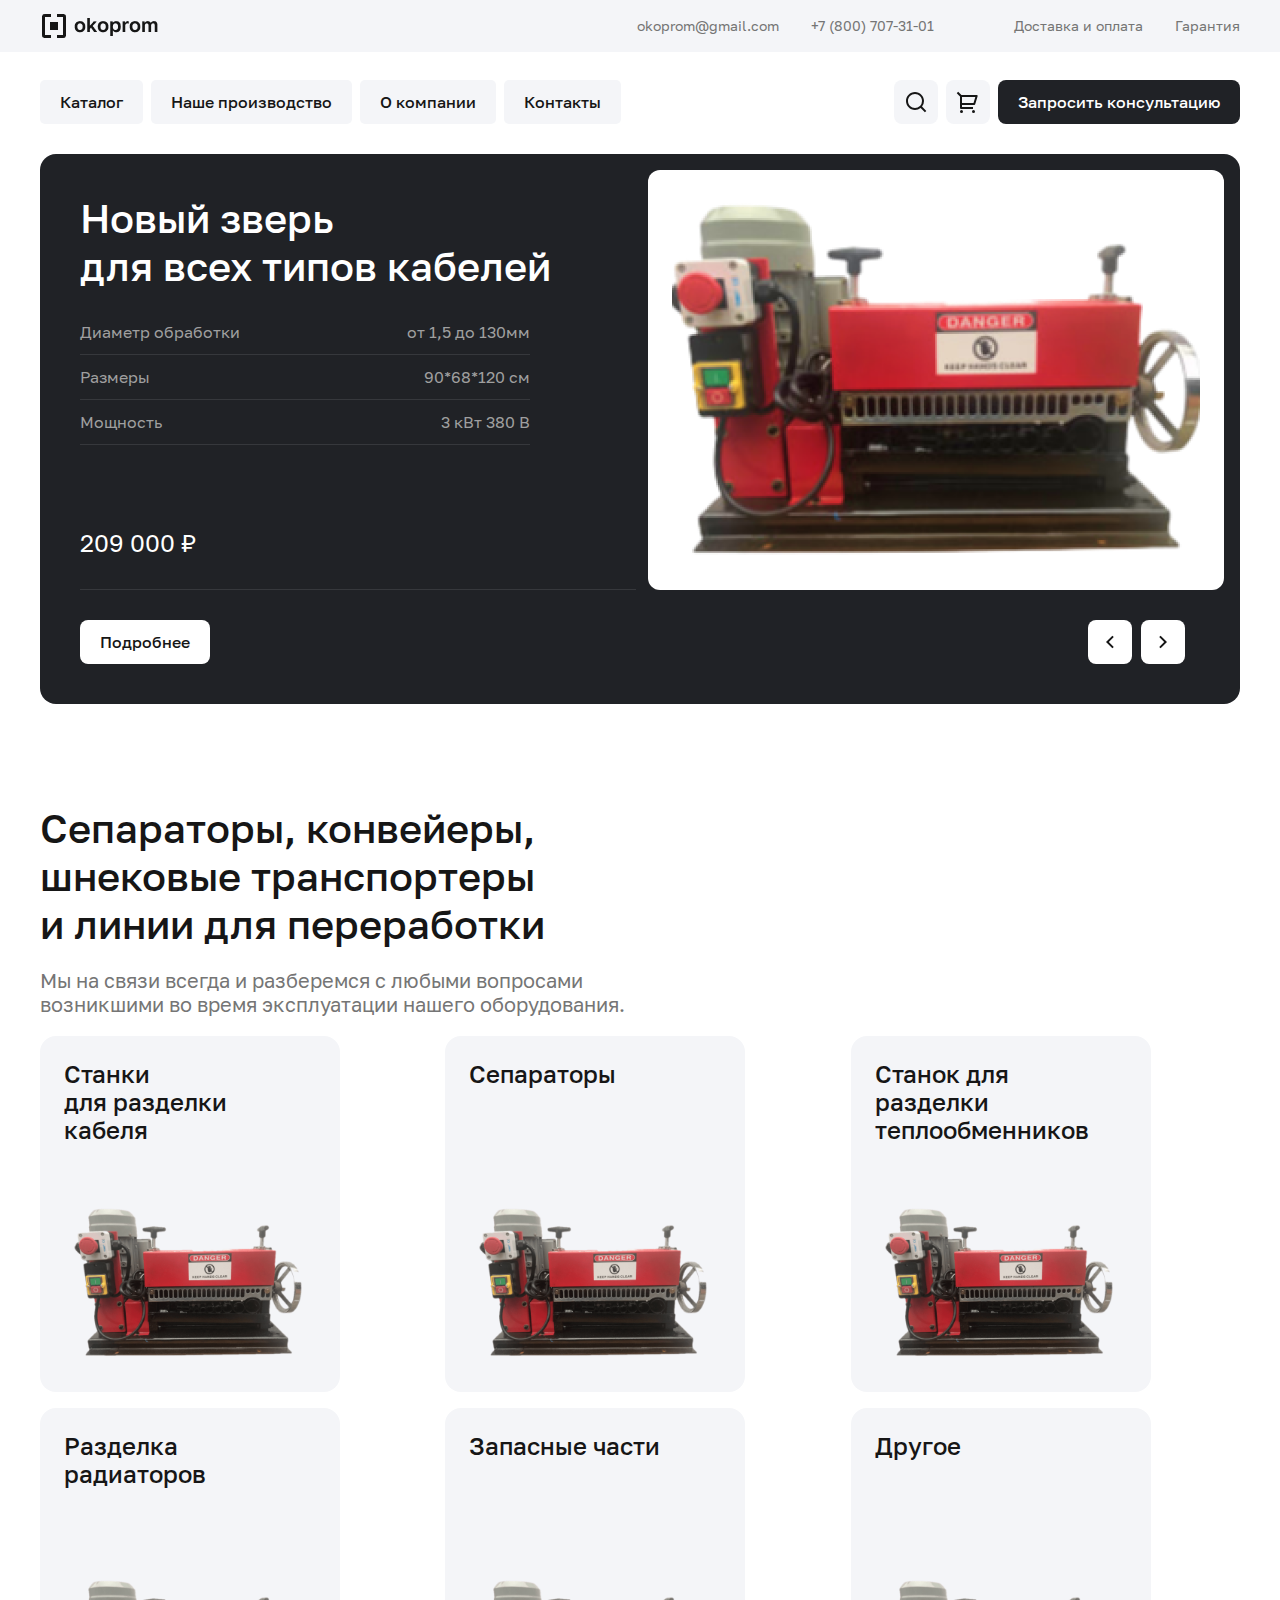
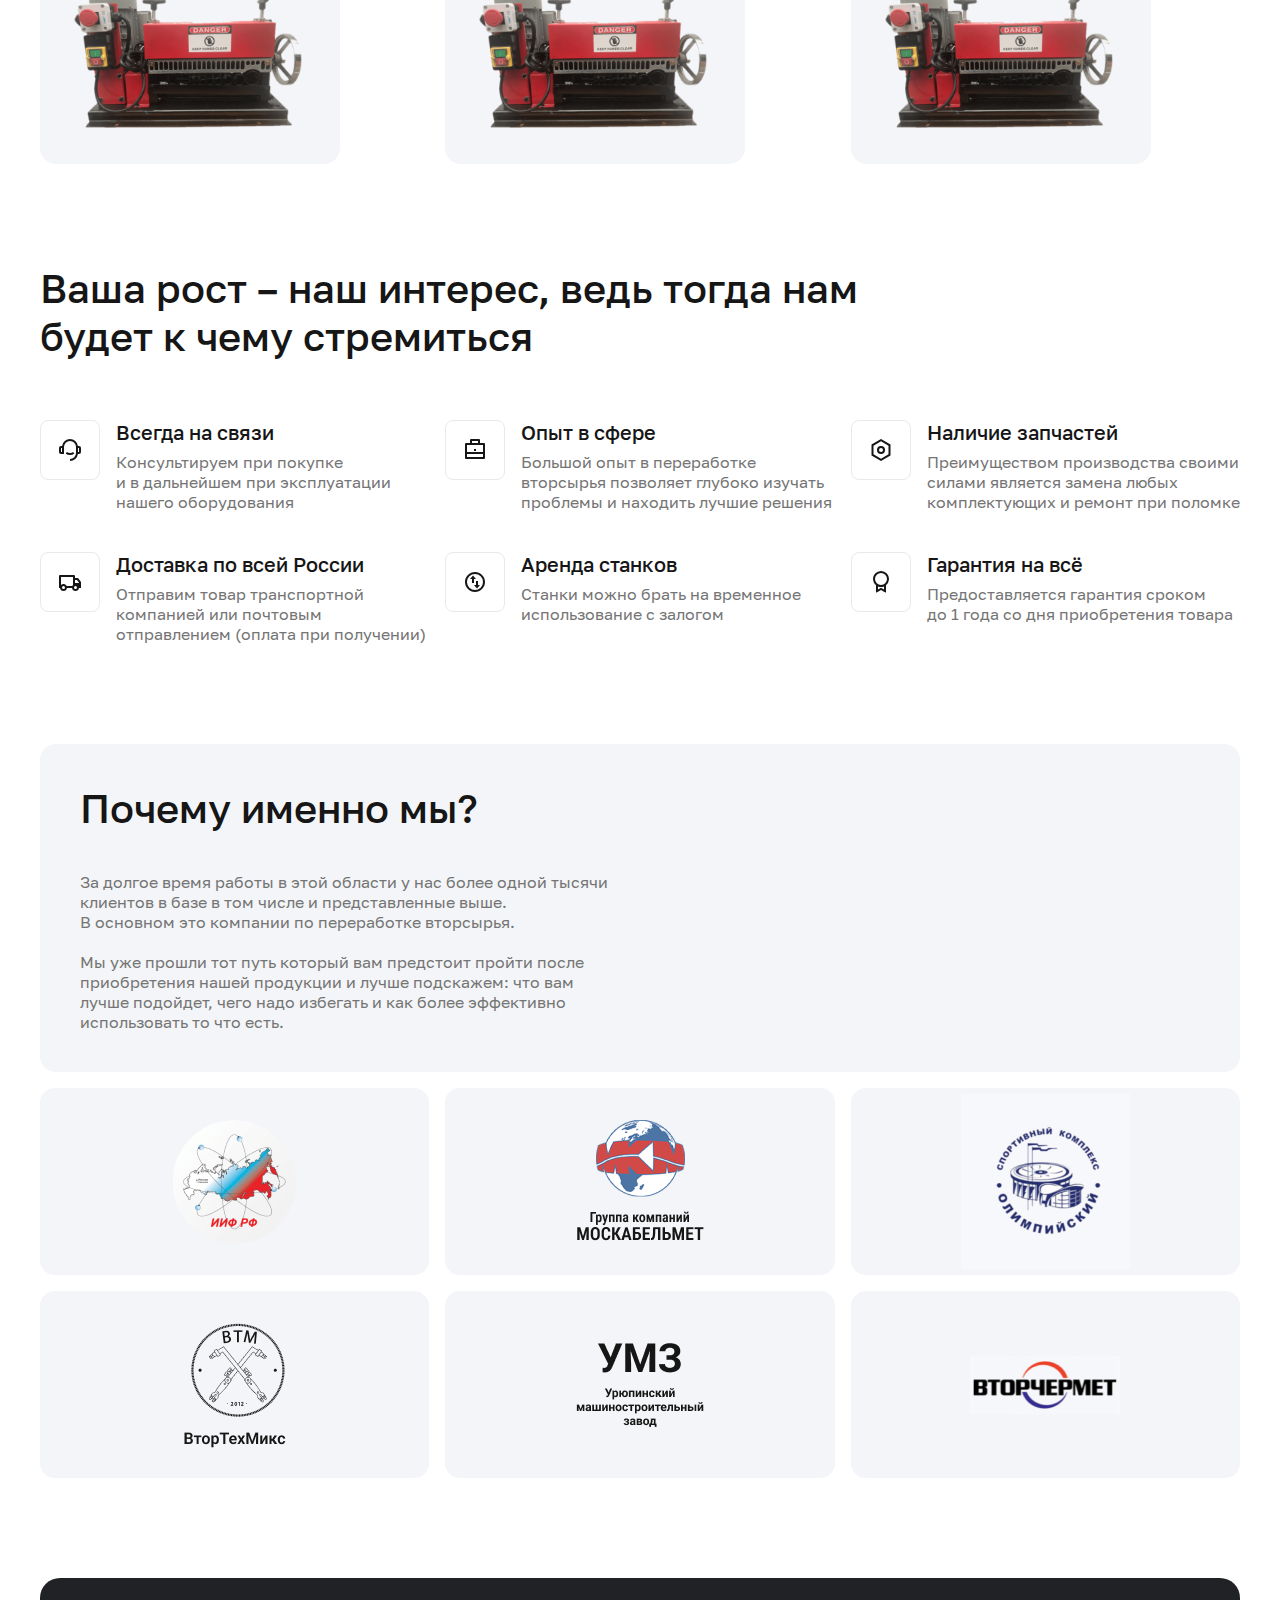
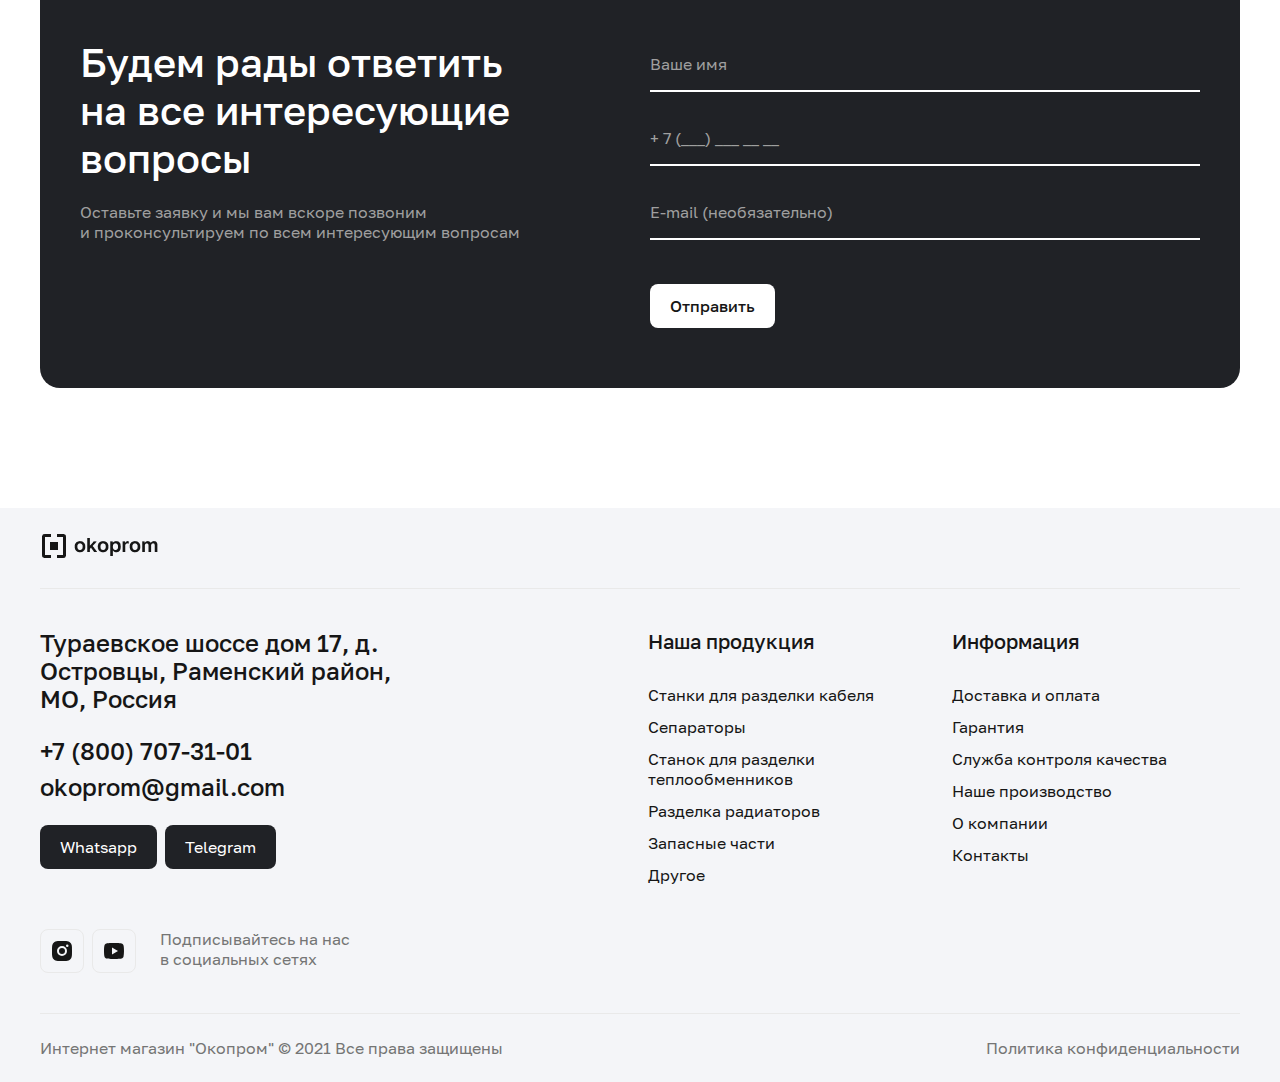
<file: index.html>
<!DOCTYPE html>
<html lang="ru">

<head>
  <meta charset="UTF-8">
  <meta name="viewport" content="width=device-width, initial-scale=1.0">
  <title>Главная</title>
  <link rel="stylesheet" href="css/style.min.css">
</head>

<body>

  <header class="header">
    <div class="header__top">
      <div class="container">
        <div class="header__top-inner">
          <a class="logo" href="index.html">
            <img src="images/logo.png" alt="Логотип">
          </a>
          <div class="header__top-info">
            <div class="header__info-box">
              <a class="header__info-email" href="mailto:okoprom@gmail.com">okoprom@gmail.com</a>
              <a class="header__info-phone" href="tel:+78007073101">+7 (800) 707-31-01</a>
            </div>
            <div class="header__info-box">
              <a class="header__info-delivery" href="delivery.html">Доставка и оплата</a>
              <a class="header__info-warranty" href="warranty.html">Гарантия</a>
            </div>
          </div>
        </div>
      </div>
    </div>
    <div class="header__bottom">
      <div class="container">
        <div class="header__bottom-inner">
          <nav class="header__bottom-nav" data-nav>
            <ul class="header__nav-list">
              <li class="header__nav-item">
                <a class="header__nav-link" href="catalog.html">Каталог</a>
              </li>
              <li class="header__nav-item">
                <a class="header__nav-link" href="catalog.html">Наше производство</a>
              </li>
              <li class="header__nav-item">
                <a class="header__nav-link" href="about.html">О компании</a>
              </li>
              <li class="header__nav-item">
                <a class="header__nav-link" href="contacts.html">Контакты</a>
              </li>
              <li class="header__nav-item">
                <a class="header__nav-link" href="delivery.html">Доставка и оплата</a>
              </li>
              <li class="header__nav-item">
                <a class="header__nav-link" href="warranty.html">Гарантия</a>
              </li>
            </ul>
            <button class="header__nav-btn">Запросить консультацию</button>
          </nav>
          <div class="header__bottom-profile">
            <div class="header__bottom-box">
              <a class="header__box-link" href="index.html#">
                <img src="images/icons/search-icon.svg" alt="Поиск">
              </a>
              <a class="header__box-link" href="index.html#">
                <img src="images/icons/cart-icon.svg" alt="Корзина">
              </a>
            </div>
            <button class="header__box-btn">Запросить консультацию</button>
          </div>
          <div class="burger" data-burger>
            <button class="burger__btn">
              <span class="burger__line"></span>
            </button>
          </div>
        </div>
      </div>
    </div>
  </header>
  <main class="main">
    <div class="banner">
      <div class="container">
        <div class="swiper banner-slider">
          <div class="swiper-wrapper">
            <div class="swiper-slide">
              <div class="banner-slider__inner">
                <div class="banner-slider__content">
                  <div class="banner-slider__content-name">
                    Новый зверь <br>
                    для всех типов кабелей
                  </div>
                  <div class="banner-slider__content-info">
                    <ul class="banner-slider__info-list">
                      <li class="banner-slider__info-item">
                        <span class="banner-slider__info-name">Диаметр обработки</span>
                        <span class="banner-slider__info-parameters">от 1,5 до 130мм</span>
                      </li>
                      <li class="banner-slider__info-item">
                        <span class="banner-slider__info-name">Размеры</span>
                        <span class="banner-slider__info-parameters">90*68*120 см</span>
                      </li>
                      <li class="banner-slider__info-item">
                        <span class="banner-slider__info-name">Мощность</span>
                        <span class="banner-slider__info-parameters">3 кВт 380 В</span>
                      </li>
                    </ul>
                  </div>
                  <div class="banner-slider__content-price">
                    209 000 ₽
                  </div>
                  <div class="banner-slider__more">
                    <a class="banner-slider__more-link" href="product.html">Подробнее</a>
                  </div>
                </div>
                <div class="banner-slider__imgbox">
                  <img src="images/content/banner/1.png" alt="Станок для разделки кабеля">
                </div>
              </div>
            </div>
            <div class="swiper-slide">
              <div class="banner-slider__inner">
                <div class="banner-slider__content">
                  <div class="banner-slider__content-name">
                    Новый зверь <br>
                    для всех типов кабелей
                  </div>
                  <div class="banner-slider__content-info">
                    <ul class="banner-slider__info-list">
                      <li class="banner-slider__info-item">
                        <span class="banner-slider__info-name">Диаметр обработки</span>
                        <span class="banner-slider__info-parameters">от 1,5 до 130мм</span>
                      </li>
                      <li class="banner-slider__info-item">
                        <span class="banner-slider__info-name">Размеры</span>
                        <span class="banner-slider__info-parameters">90*68*120 см</span>
                      </li>
                      <li class="banner-slider__info-item">
                        <span class="banner-slider__info-name">Мощность</span>
                        <span class="banner-slider__info-parameters">3 кВт 380 В</span>
                      </li>
                    </ul>
                  </div>
                  <div class="banner-slider__content-price">
                    209 000 ₽
                  </div>
                  <div class="banner-slider__more">
                    <a class="banner-slider__more-link" href="product.html">Подробнее</a>
                  </div>
                </div>
                <div class="banner-slider__imgbox">
                  <img src="images/content/banner/2.png" alt="Сепаратор">
                </div>
              </div>
            </div>
            <div class="swiper-slide">
              <div class="banner-slider__inner">
                <div class="banner-slider__content">
                  <div class="banner-slider__content-name">
                    Новый зверь <br>
                    для всех типов кабелей
                  </div>
                  <div class="banner-slider__content-info">
                    <ul class="banner-slider__info-list">
                      <li class="banner-slider__info-item">
                        <span class="banner-slider__info-name">Диаметр обработки</span>
                        <span class="banner-slider__info-parameters">от 1,5 до 130мм</span>
                      </li>
                      <li class="banner-slider__info-item">
                        <span class="banner-slider__info-name">Размеры</span>
                        <span class="banner-slider__info-parameters">90*68*120 см</span>
                      </li>
                      <li class="banner-slider__info-item">
                        <span class="banner-slider__info-name">Мощность</span>
                        <span class="banner-slider__info-parameters">3 кВт 380 В</span>
                      </li>
                    </ul>
                  </div>
                  <div class="banner-slider__content-price">
                    209 000 ₽
                  </div>
                  <div class="banner-slider__more">
                    <a class="banner-slider__more-link" href="product.html">Подробнее</a>
                  </div>
                </div>
                <div class="banner-slider__imgbox">
                  <img src="images/content/banner/3.png" alt="Станок для разделки теплообменников">
                </div>
              </div>
            </div>
          </div>
          <div class="swiper-button-prev">
            <img src="images/icons/arrow-left.svg" alt="Стрелка влево">
          </div>
          <div class="swiper-button-next">
            <img src="images/icons/arrow-right.svg" alt="Стрелка вправо">
          </div>
        </div>
      </div>
    </div>
    <section class="goods">
      <div class="container">
        <h2 class="goods__title">
          Сепараторы, конвейеры, шнековые транспортеры и линии для переработки
        </h2>
        <p class="goods__text">
          Мы на связи всегда и разберемся с любыми вопросами возникшими во время эксплуатации нашего оборудования.
        </p>
        <div class="goods__items">
          <div class="goods__item">
            <p class="goods__item-name">
              Станки <br>
              для разделки кабеля
            </p>
            <div class="goods__imgbox">
              <img class="goods__img" src="images/content/goods/1.png" alt="Станок">
            </div>
          </div>
          <div class="goods__item">
            <p class="goods__item-name">
              Сепараторы
            </p>
            <div class="goods__imgbox">
              <img class="goods__img" src="images/content/goods/1.png" alt="Станок">
            </div>
          </div>
          <div class="goods__item">
            <p class="goods__item-name">
              Станок для разделки теплообменников
            </p>
            <div class="goods__imgbox">
              <img class="goods__img" src="images/content/goods/1.png" alt="Станок">
            </div>
          </div>
          <div class="goods__item">
            <p class="goods__item-name">
              Разделка радиаторов
            </p>
            <div class="goods__imgbox">
              <img class="goods__img" src="images/content/goods/1.png" alt="Станок">
            </div>
          </div>
          <div class="goods__item">
            <p class="goods__item-name">
              Запасные части
            </p>
            <div class="goods__imgbox">
              <img class="goods__img" src="images/content/goods/1.png" alt="Запчасти">
            </div>
          </div>
          <div class="goods__item">
            <p class="goods__item-name">
              Другое
            </p>
            <div class="goods__imgbox">
              <img class="goods__img" src="images/content/goods/1.png" alt="Станок">
            </div>
          </div>
        </div>
      </div>
    </section>
    <section class="categories">
      <div class="container">
        <h2 class="categories__title">
          Ваша рост – наш интерес, ведь тогда нам будет к чему стремиться
        </h2>
        <div class="categories__items">
          <div class="categories__item">
            <div class="categories__item-imgbox">
              <img class="categories__item-img" src="images/content/categories/service.svg" alt="">
            </div>
            <div class="categories__item-content">
              <div class="categories__content-name">
                Всегда на связи
              </div>
              <div class="categories__content-descr">
                Консультируем при покупке и в дальнейшем при эксплуатации нашего оборудования
              </div>
            </div>
          </div>
          <div class="categories__item">
            <div class="categories__item-imgbox">
              <img class="categories__item-img" src="images/content/categories/case.svg" alt="">
            </div>
            <div class="categories__item-content">
              <div class="categories__content-name">
                Опыт в сфере
              </div>
              <div class="categories__content-descr">
                Большой опыт в переработке вторсырья позволяет глубоко изучать проблемы и находить лучшие решения
              </div>
            </div>
          </div>
          <div class="categories__item">
            <div class="categories__item-imgbox">
              <img class="categories__item-img" src="images/content/categories/settings.svg" alt="">
            </div>
            <div class="categories__item-content">
              <div class="categories__content-name">
                Наличие запчастей
              </div>
              <div class="categories__content-descr">
                Преимуществом производства своими силами является замена любых комплектующих и ремонт при поломке
              </div>
            </div>
          </div>
          <div class="categories__item">
            <div class="categories__item-imgbox">
              <img class="categories__item-img" src="images/content/categories/delivery.svg" alt="">
            </div>
            <div class="categories__item-content">
              <div class="categories__content-name">
                Доставка по всей России
              </div>
              <div class="categories__content-descr">
                Отправим товар транспортной компанией или почтовым отправлением (оплата при получении)
              </div>
            </div>
          </div>
          <div class="categories__item">
            <div class="categories__item-imgbox">
              <img class="categories__item-img" src="images/content/categories/rent.svg" alt="">
            </div>
            <div class="categories__item-content">
              <div class="categories__content-name">
                Аренда станков
              </div>
              <div class="categories__content-descr">
                Станки можно брать на временное использование с залогом
              </div>
            </div>
          </div>
          <div class="categories__item">
            <div class="categories__item-imgbox">
              <img class="categories__item-img" src="images/content/categories/guarantee.svg" alt="">
            </div>
            <div class="categories__item-content">
              <div class="categories__content-name">
                Гарантия на всё
              </div>
              <div class="categories__content-descr">
                Предоставляется гарантия сроком до 1 года со дня приобретения товара
              </div>
            </div>
          </div>
        </div>
      </div>
    </section>
    <section class="partners">
      <div class="container">
        <div class="partners__inner">
          <div class="partners__content">
            <h2 class="partners__title">
              Почему именно мы?
            </h2>
            <div class="partners__content-box">
              <p class="partners__text">
                За долгое время работы в этой области у нас более одной тысячи клиентов в базе в том числе
                и представленные выше. В основном это компании по переработке вторсырья.
              </p>
              <p class="partners__text">
                Мы уже прошли тот путь который вам предстоит пройти после приобретения нашей продукции
                и лучше подскажем: что вам лучше подойдет, чего надо избегать и как более эффективно
                использовать то что есть.
              </p>
            </div>
          </div>
          <div class="partners__items">
            <div class="partners__item">
              <img class="partners__item-img" src="images/content/partners/1.png" alt="">
            </div>
            <div class="partners__item">
              <img class="partners__item-img" src="images/content/partners/2.png" alt="">
            </div>
            <div class="partners__item">
              <img class="partners__item-img" src="images/content/partners/3.png" alt="">
            </div>
            <div class="partners__item">
              <img class="partners__item-img" src="images/content/partners/4.png" alt="">
            </div>
            <div class="partners__item">
              <img class="partners__item-img" src="images/content/partners/5.png" alt="">
            </div>
            <div class="partners__item">
              <img class="partners__item-img" src="images/content/partners/6.png" alt="">
            </div>
          </div>
        </div>
      </div>
    </section>
    <section class="feedback-form">
      <div class="container">
        <div class="feedback-form__inner">
          <div class="feedback-form__content">
            <h2 class="feedback-form__title">
              Будем рады ответить на все интересующие вопросы
            </h2>
            <p class="feedback-form__text">
              Оставьте заявку и мы вам вскоре позвоним и проконсультируем по всем интересующим вопросам
            </p>
          </div>
          <form class="feedback-form__form" action="index.html#">
            <input class="feedback-form__input" type="text" placeholder="Ваше имя" required>
            <input class="feedback-form__input" type="tel" data-phone-pattern placeholder="+ 7 (___) ___ __ __" required>
            <input class="feedback-form__input" type="email" placeholder="E-mail (необязательно)">
            <button class="feedback-form__btn" type="submit">Отправить</button>
          </form>
        </div>
      </div>
    </section>
  </main>
  <footer class="footer">
    <div class="container">
      <div class="footer__top">
        <a class="logo" href="index.html">
          <img src="images/logo.png" alt="Логотип">
        </a>
      </div>
      <div class="footer__content">
        <div class="footer__info">
          <address class="footer__info-address">
            Тураевское шоссе дом 17, д. Островцы, Раменский район, МО, Россия
          </address>
          <div class="footer__info-box">
            <a class="footer__box-link" href="tel:+78007073101">+7 (800) 707-31-01</a>
            <a class="footer__box-link" href="mailto:okoprom@gmail.com">okoprom@gmail.com</a>
          </div>
          <div class="footer__info-links">
            <a class="footer__link" href="index.html#">Whatsapp</a>
            <a class="footer__link" href="index.html#">Telegram</a>
          </div>
          <div class="footer__info-socials">
            <div class="footer__socials-box">
              <a class="footer__socials-link" href="index.html#">
                <img src="images/icons/instagram.svg" alt="Логотип компании Instagram">
              </a>
              <a class="footer__socials-link" href="index.html#">
                <img src="images/icons/youtube.svg" alt="Логотип компании YouTube">
              </a>
            </div>
            <p class="footer__socials-descr">
              Подписывайтесь на нас в социальных сетях
            </p>
          </div>
        </div>
        <div class="footer__wrapper">
          <div class="footer__nav">
            <div class="footer__nav-title">
              Наша продукция
            </div>
            <ul class="footer__nav-list">
              <li class="footer__nav-item">
                <a class="footer__nav-link" href="catalog.html">Станки для разделки кабеля</a>
              </li>
              <li class="footer__nav-item">
                <a class="footer__nav-link" href="catalog.html">Сепараторы</a>
              </li>
              <li class="footer__nav-item">
                <a class="footer__nav-link" href="catalog.html">Станок для разделки теплообменников</a>
              </li>
              <li class="footer__nav-item">
                <a class="footer__nav-link" href="catalog.html">Разделка радиаторов</a>
              </li>
              <li class="footer__nav-item">
                <a class="footer__nav-link" href="catalog.html">Запасные части</a>
              </li>
              <li class="footer__nav-item">
                <a class="footer__nav-link" href="catalog.html">Другое</a>
              </li>
            </ul>
          </div>
          <div class="footer__nav">
            <div class="footer__nav-title">
              Информация
            </div>
            <ul class="footer__nav-list">
              <li class="footer__nav-item">
                <a class="footer__nav-link" href="delivery.html">Доставка и оплата</a>
              </li>
              <li class="footer__nav-item">
                <a class="footer__nav-link" href="warranty.html">Гарантия</a>
              </li>
              <li class="footer__nav-item">
                <a class="footer__nav-link" href="index.html#">Служба контроля качества</a>
              </li>
              <li class="footer__nav-item">
                <a class="footer__nav-link" href="catalog.html">Наше производство</a>
              </li>
              <li class="footer__nav-item">
                <a class="footer__nav-link" href="about.html">О компании</a>
              </li>
              <li class="footer__nav-item">
                <a class="footer__nav-link" href="contacts.html">Контакты</a>
              </li>
            </ul>
          </div>
        </div>
      </div>
      <div class="footer__bottom">
        <div class="footer__copy">
          Интернет магазин "Окопром" © 2021 Все права защищены
        </div>
        <a class="footer__bottom-link" href="index.html#">
          Политика конфиденциальности
        </a>
      </div>
    </div>
  </footer>

  <script src="js/main.min.js"></script>
</body>

</html>
</file>
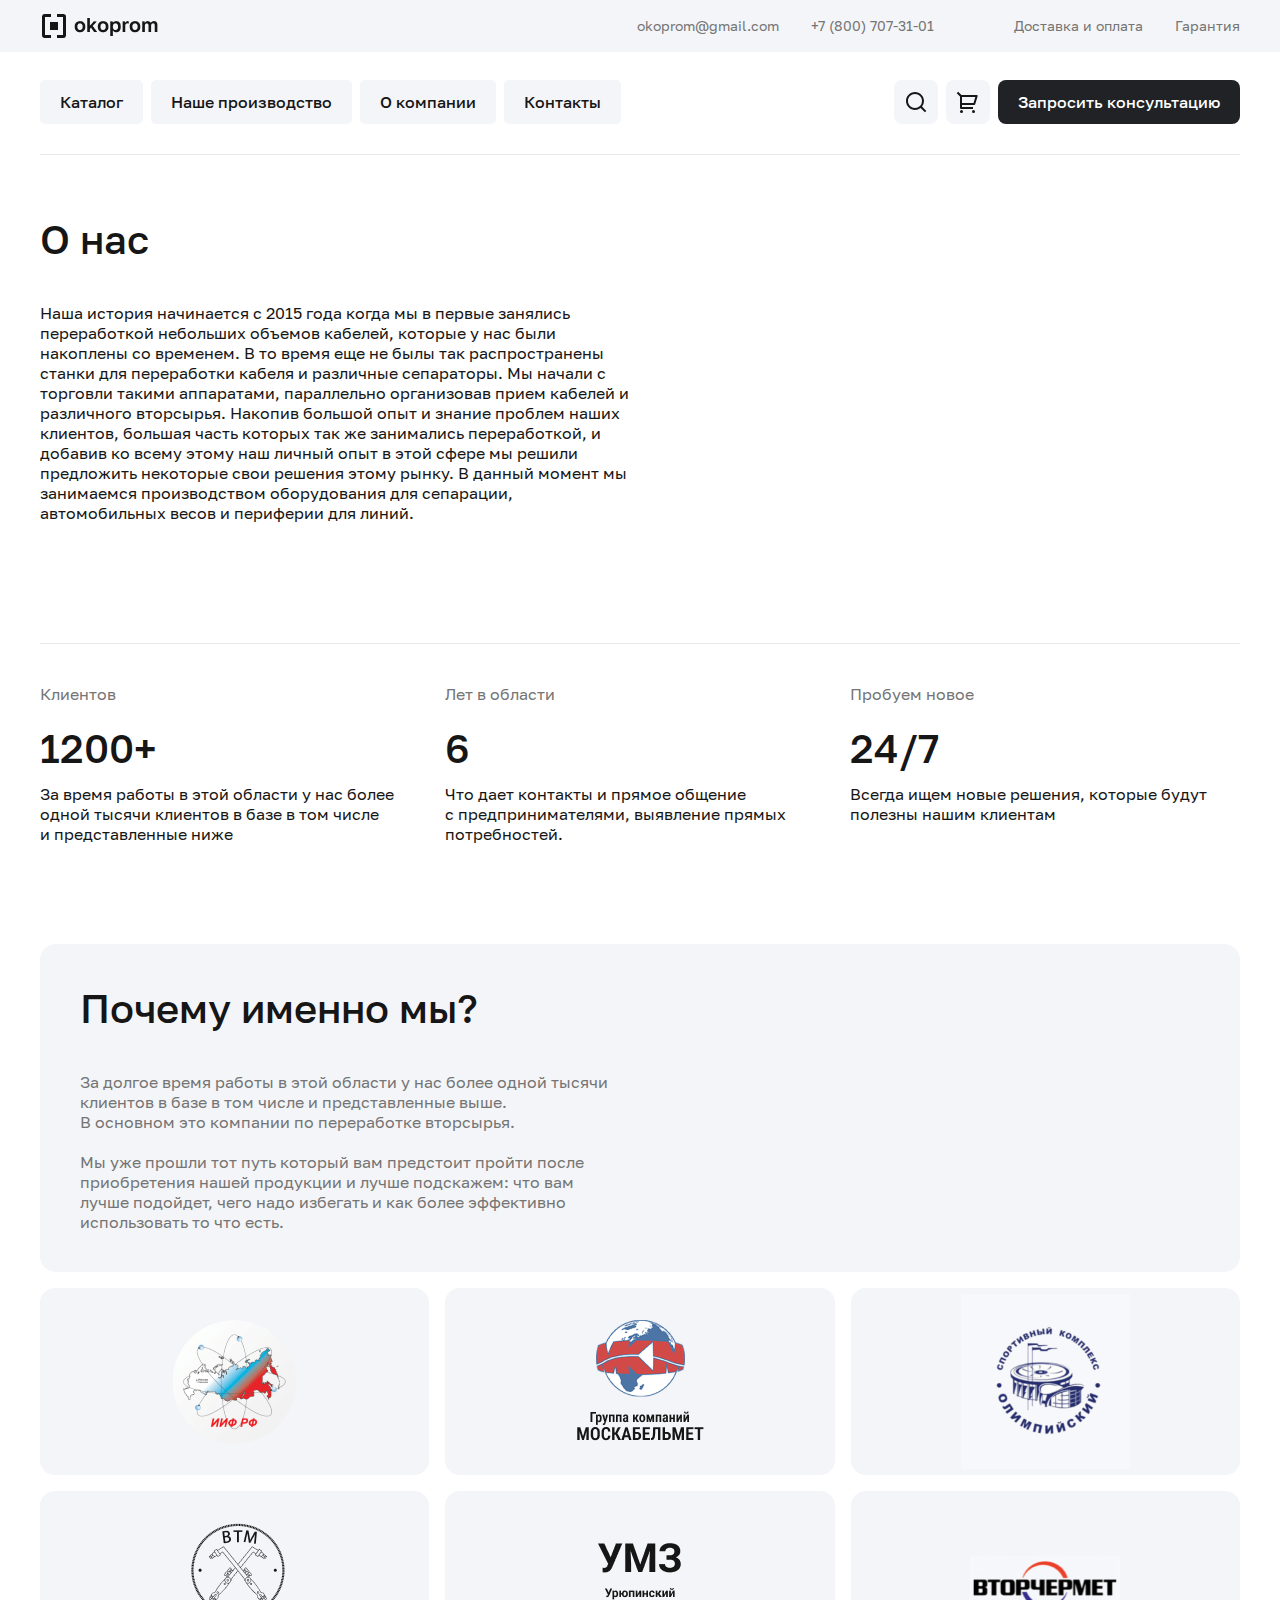
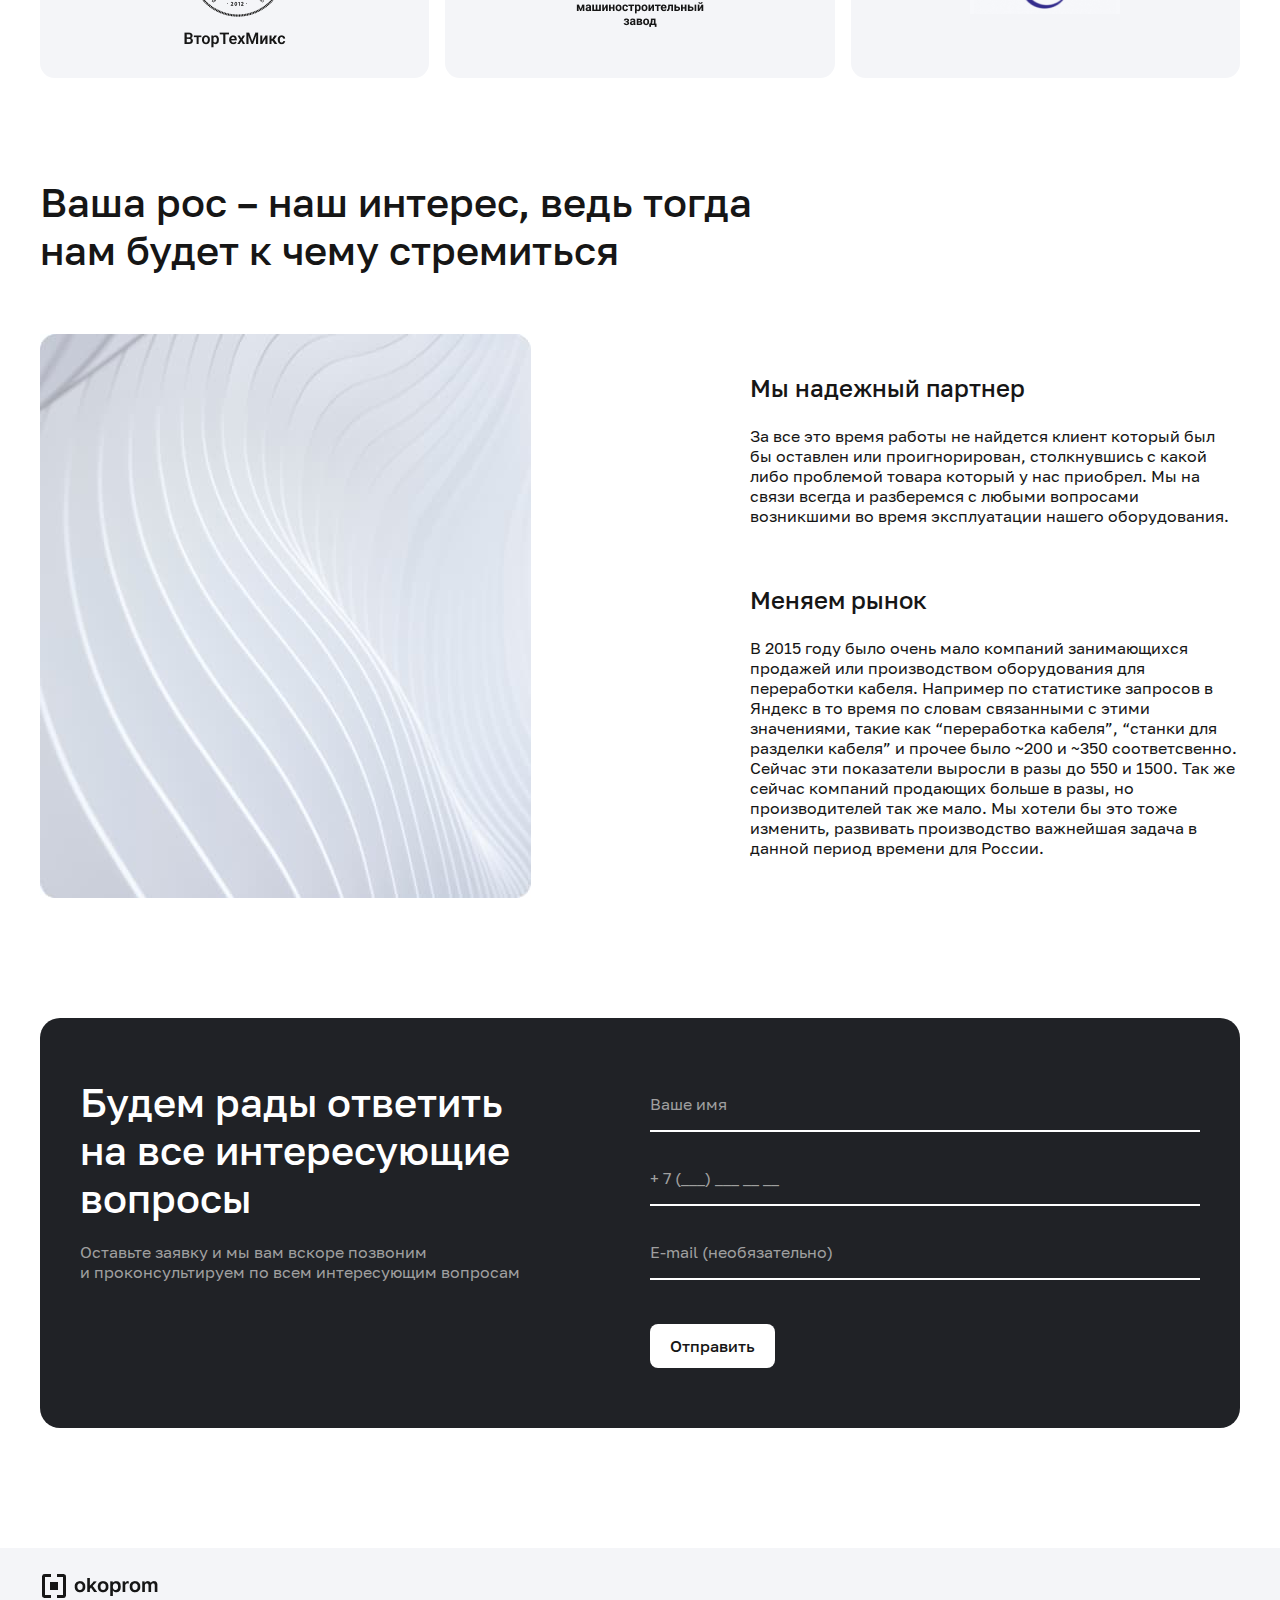
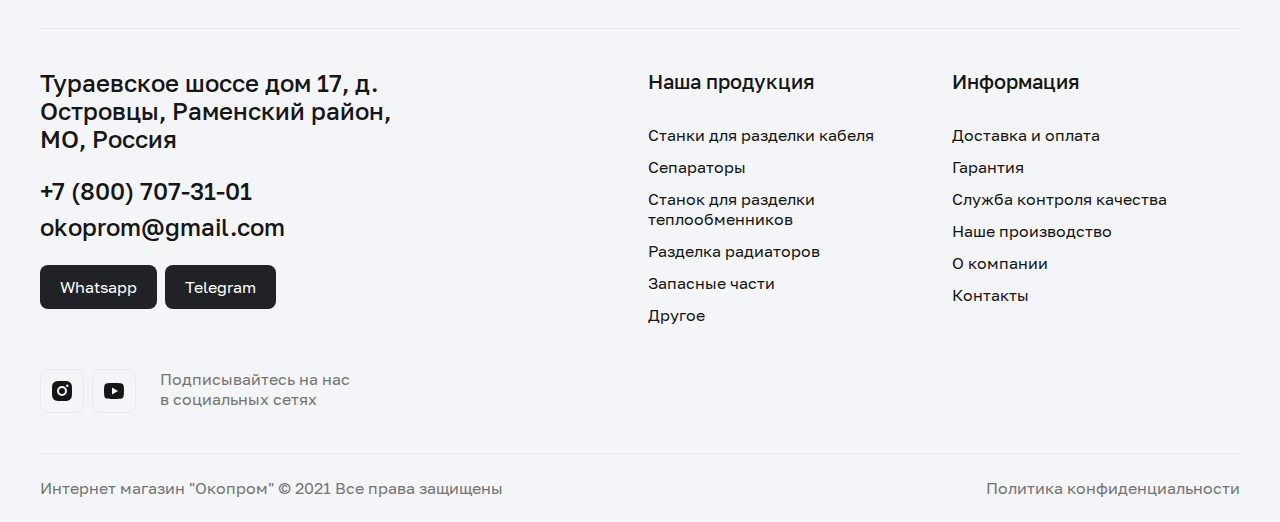
<file: about.html>
<!DOCTYPE html>
<html lang="ru">

<head>
  <meta charset="UTF-8">
  <meta name="viewport" content="width=device-width, initial-scale=1.0">
  <title>О нас</title>
  <link rel="stylesheet" href="css/style.min.css">
</head>

<body>

  <header class="header header-line">
    <div class="header__top">
      <div class="container">
        <div class="header__top-inner">
          <a class="logo" href="index.html">
            <img src="images/logo.png" alt="Логотип">
          </a>
          <div class="header__top-info">
            <div class="header__info-box">
              <a class="header__info-email" href="mailto:okoprom@gmail.com">okoprom@gmail.com</a>
              <a class="header__info-phone" href="tel:+78007073101">+7 (800) 707-31-01</a>
            </div>
            <div class="header__info-box">
              <a class="header__info-delivery" href="delivery.html">Доставка и оплата</a>
              <a class="header__info-warranty" href="warranty.html">Гарантия</a>
            </div>
          </div>
        </div>
      </div>
    </div>
    <div class="header__bottom">
      <div class="container">
        <div class="header__bottom-inner">
          <nav class="header__bottom-nav" data-nav>
            <ul class="header__nav-list">
              <li class="header__nav-item">
                <a class="header__nav-link" href="catalog.html">Каталог</a>
              </li>
              <li class="header__nav-item">
                <a class="header__nav-link" href="catalog.html">Наше производство</a>
              </li>
              <li class="header__nav-item">
                <a class="header__nav-link" href="about.html">О компании</a>
              </li>
              <li class="header__nav-item">
                <a class="header__nav-link" href="contacts.html">Контакты</a>
              </li>
              <li class="header__nav-item">
                <a class="header__nav-link" href="delivery.html">Доставка и оплата</a>
              </li>
              <li class="header__nav-item">
                <a class="header__nav-link" href="warranty.html">Гарантия</a>
              </li>
            </ul>
            <button class="header__nav-btn">Запросить консультацию</button>
          </nav>
          <div class="header__bottom-profile">
            <div class="header__bottom-box">
              <a class="header__box-link" href="about.html#">
                <img src="images/icons/search-icon.svg" alt="Поиск">
              </a>
              <a class="header__box-link" href="about.html#">
                <img src="images/icons/cart-icon.svg" alt="Корзина">
              </a>
            </div>
            <button class="header__box-btn">Запросить консультацию</button>
          </div>
          <div class="burger"  data-burger aria-label="Открыть меню" aria-expanded="false">
            <button class="burger__btn">
              <span class="burger__line"></span>
            </button>
          </div>
        </div>
      </div>
    </div>
  </header>
  <main class="main">
    <section class="about">
      <div class="container">
        <h2 class="about__title">
          О нас
        </h2>
        <div class="about__box">
          <p class="about__text">
            Наша история начинается с 2015 года когда мы в первые занялись переработкой небольших объемов кабелей,
            которые
            у нас были накоплены со временем. В то время еще не былы так распространены станки для переработки кабеля и
            различные сепараторы. Мы начали с торговли такими аппаратами, параллельно организовав прием кабелей и
            различного вторсырья. Накопив большой опыт и знание проблем наших клиентов, большая часть которых так же
            занимались переработкой, и добавив ко всему этому наш личный опыт в этой сфере мы решили предложить
            некоторые
            свои решения этому рынку. В данный момент мы занимаемся производством оборудования для сепарации,
            автомобильных весов и периферии для линий.
          </p>
        </div>
        <div class="about__items">
          <div class="about__item">
            <div class="about__item-name">
              Клиентов
            </div>
            <div class="about__item-num">
              1200+
            </div>
            <p class="about__item-descr">
              За время работы в этой области у нас более одной тысячи клиентов в базе в том числе и представленные ниже
            </p>
          </div>
          <div class="about__item">
            <div class="about__item-name">
              Лет в области
            </div>
            <div class="about__item-num">
              6
            </div>
            <p class="about__item-descr">
              Что дает контакты и прямое общение с предпринимателями, выявление прямых потребностей.
            </p>
          </div>
          <div class="about__item">
            <div class="about__item-name">
              Пробуем новое
            </div>
            <div class="about__item-num">
              24/7
            </div>
            <p class="about__item-descr">
              Всегда ищем новые решения, которые будут полезны нашим клиентам
            </p>
          </div>
        </div>
      </div>
    </section>
    <section class="partners">
      <div class="container">
        <div class="partners__inner">
          <div class="partners__content">
            <h2 class="partners__title">
              Почему именно мы?
            </h2>
            <div class="partners__content-box">
              <p class="partners__text">
                За долгое время работы в этой области у нас более одной тысячи клиентов в базе в том числе
                и представленные выше. В основном это компании по переработке вторсырья.
              </p>
              <p class="partners__text">
                Мы уже прошли тот путь который вам предстоит пройти после приобретения нашей продукции
                и лучше подскажем: что вам лучше подойдет, чего надо избегать и как более эффективно
                использовать то что есть.
              </p>
            </div>
          </div>
          <div class="partners__items">
            <div class="partners__item">
              <img class="partners__item-img" src="images/content/partners/1.png" alt="">
            </div>
            <div class="partners__item">
              <img class="partners__item-img" src="images/content/partners/2.png" alt="">
            </div>
            <div class="partners__item">
              <img class="partners__item-img" src="images/content/partners/3.png" alt="">
            </div>
            <div class="partners__item">
              <img class="partners__item-img" src="images/content/partners/4.png" alt="">
            </div>
            <div class="partners__item">
              <img class="partners__item-img" src="images/content/partners/5.png" alt="">
            </div>
            <div class="partners__item">
              <img class="partners__item-img" src="images/content/partners/6.png" alt="">
            </div>
          </div>
        </div>
      </div>
    </section>
    <section class="interest">
      <div class="container">
        <h2 class="interest__title">
          Ваша рос – наш интерес, ведь тогда нам будет к чему стремиться
        </h2>
        <div class="interest__inner">
          <div class="interest__imgbox">
            <img class="interest__img" src="images/interest.jpg" alt="">
          </div>
          <div class="interest__content">
            <div class="interest__content-box">
              <div class="interest__box-title">
                Мы надежный партнер
              </div>
              <p class="interest__box-text">
                За все это время работы не найдется клиент который был бы оставлен или проигнорирован, столкнувшись с
                какой либо проблемой товара который у нас приобрел. Мы на связи всегда и разберемся с любыми вопросами
                возникшими во время эксплуатации нашего оборудования.
              </p>
            </div>
            <div class="interest__content-box">
              <div class="interest__box-title">
                Меняем рынок
              </div>
              <p class="interest__box-text">
                В 2015 году было очень мало компаний занимающихся продажей или производством оборудования для
                переработки кабеля. Например по статистике запросов в Яндекс в то время по словам связанными с этими
                значениями, такие как “переработка кабеля”, “станки для разделки кабеля” и прочее было ~200 и ~350
                соответсвенно. Сейчас эти показатели выросли в разы до 550 и 1500. Так же сейчас компаний продающих
                больше в разы, но производителей так же мало. Мы хотели бы это тоже изменить, развивать производство
                важнейшая задача в данной период времени для России.
              </p>
            </div>
          </div>
        </div>
      </div>
    </section>
    <section class="feedback-form">
      <div class="container">
        <div class="feedback-form__inner">
          <div class="feedback-form__content">
            <h2 class="feedback-form__title">
              Будем рады ответить на все интересующие вопросы
            </h2>
            <p class="feedback-form__text">
              Оставьте заявку и мы вам вскоре позвоним и проконсультируем по всем интересующим вопросам
            </p>
          </div>
          <form class="feedback-form__form" action="about.html#">
            <input class="feedback-form__input" type="text" placeholder="Ваше имя" required>
            <input class="feedback-form__input" type="tel" data-phone-pattern placeholder="+ 7 (___) ___ __ __" required>
            <input class="feedback-form__input" type="email" placeholder="E-mail (необязательно)">
            <button class="feedback-form__btn" type="submit">Отправить</button>
          </form>
        </div>
      </div>
    </section>
  </main>
  <footer class="footer">
    <div class="container">
      <div class="footer__top">
        <a class="logo" href="index.html">
          <img src="images/logo.png" alt="Логотип">
        </a>
      </div>
      <div class="footer__content">
        <div class="footer__info">
          <address class="footer__info-address">
            Тураевское шоссе дом 17, д. Островцы, Раменский район, МО, Россия
          </address>
          <div class="footer__info-box">
            <a class="footer__box-link" href="tel:+78007073101">+7 (800) 707-31-01</a>
            <a class="footer__box-link" href="mailto:okoprom@gmail.com">okoprom@gmail.com</a>
          </div>
          <div class="footer__info-links">
            <a class="footer__link" href="about.html#">Whatsapp</a>
            <a class="footer__link" href="about.html#">Telegram</a>
          </div>
          <div class="footer__info-socials">
            <div class="footer__socials-box">
              <a class="footer__socials-link" href="about.html#">
                <img src="images/icons/instagram.svg" alt="Логотип компании Instagram">
              </a>
              <a class="footer__socials-link" href="about.html#">
                <img src="images/icons/youtube.svg" alt="Логотип компании YouTube">
              </a>
            </div>
            <p class="footer__socials-descr">
              Подписывайтесь на нас в социальных сетях
            </p>
          </div>
        </div>
        <div class="footer__wrapper">
          <div class="footer__nav">
            <div class="footer__nav-title">
              Наша продукция
            </div>
            <ul class="footer__nav-list">
              <li class="footer__nav-item">
                <a class="footer__nav-link" href="catalog.html">Станки для разделки кабеля</a>
              </li>
              <li class="footer__nav-item">
                <a class="footer__nav-link" href="catalog.html">Сепараторы</a>
              </li>
              <li class="footer__nav-item">
                <a class="footer__nav-link" href="catalog.html">Станок для разделки теплообменников</a>
              </li>
              <li class="footer__nav-item">
                <a class="footer__nav-link" href="catalog.html">Разделка радиаторов</a>
              </li>
              <li class="footer__nav-item">
                <a class="footer__nav-link" href="catalog.html">Запасные части</a>
              </li>
              <li class="footer__nav-item">
                <a class="footer__nav-link" href="catalog.html">Другое</a>
              </li>
            </ul>
          </div>
          <div class="footer__nav">
            <div class="footer__nav-title">
              Информация
            </div>
            <ul class="footer__nav-list">
              <li class="footer__nav-item">
                <a class="footer__nav-link" href="delivery.html">Доставка и оплата</a>
              </li>
              <li class="footer__nav-item">
                <a class="footer__nav-link" href="warranty.html">Гарантия</a>
              </li>
              <li class="footer__nav-item">
                <a class="footer__nav-link" href="about.html#">Служба контроля качества</a>
              </li>
              <li class="footer__nav-item">
                <a class="footer__nav-link" href="catalog.html">Наше производство</a>
              </li>
              <li class="footer__nav-item">
                <a class="footer__nav-link" href="about.html">О компании</a>
              </li>
              <li class="footer__nav-item">
                <a class="footer__nav-link" href="contacts.html">Контакты</a>
              </li>
            </ul>
          </div>
        </div>
      </div>
      <div class="footer__bottom">
        <div class="footer__copy">
          Интернет магазин "Окопром" © 2021 Все права защищены
        </div>
        <a class="footer__bottom-link" href="about.html#">
          Политика конфиденциальности
        </a>
      </div>
    </div>
  </footer>

  <script src="js/main.min.js"></script>
</body>

</html>
</file>
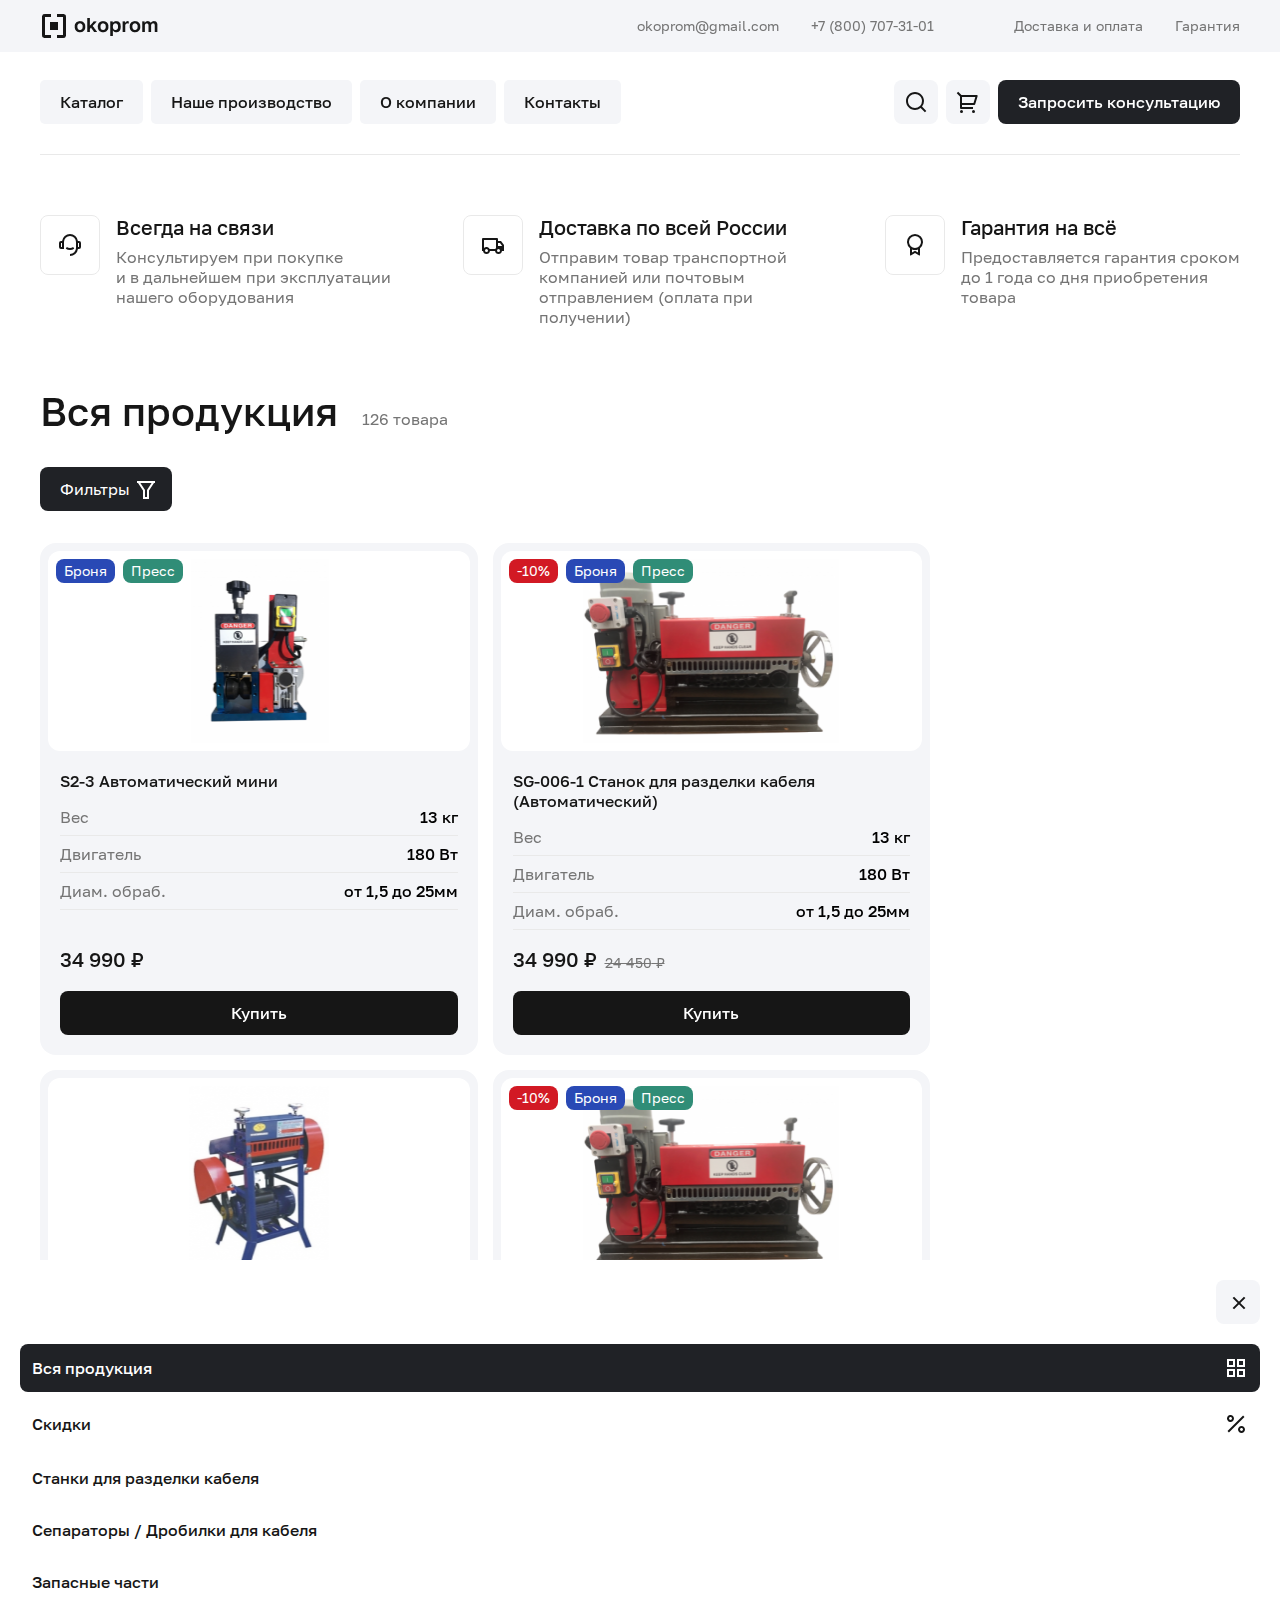
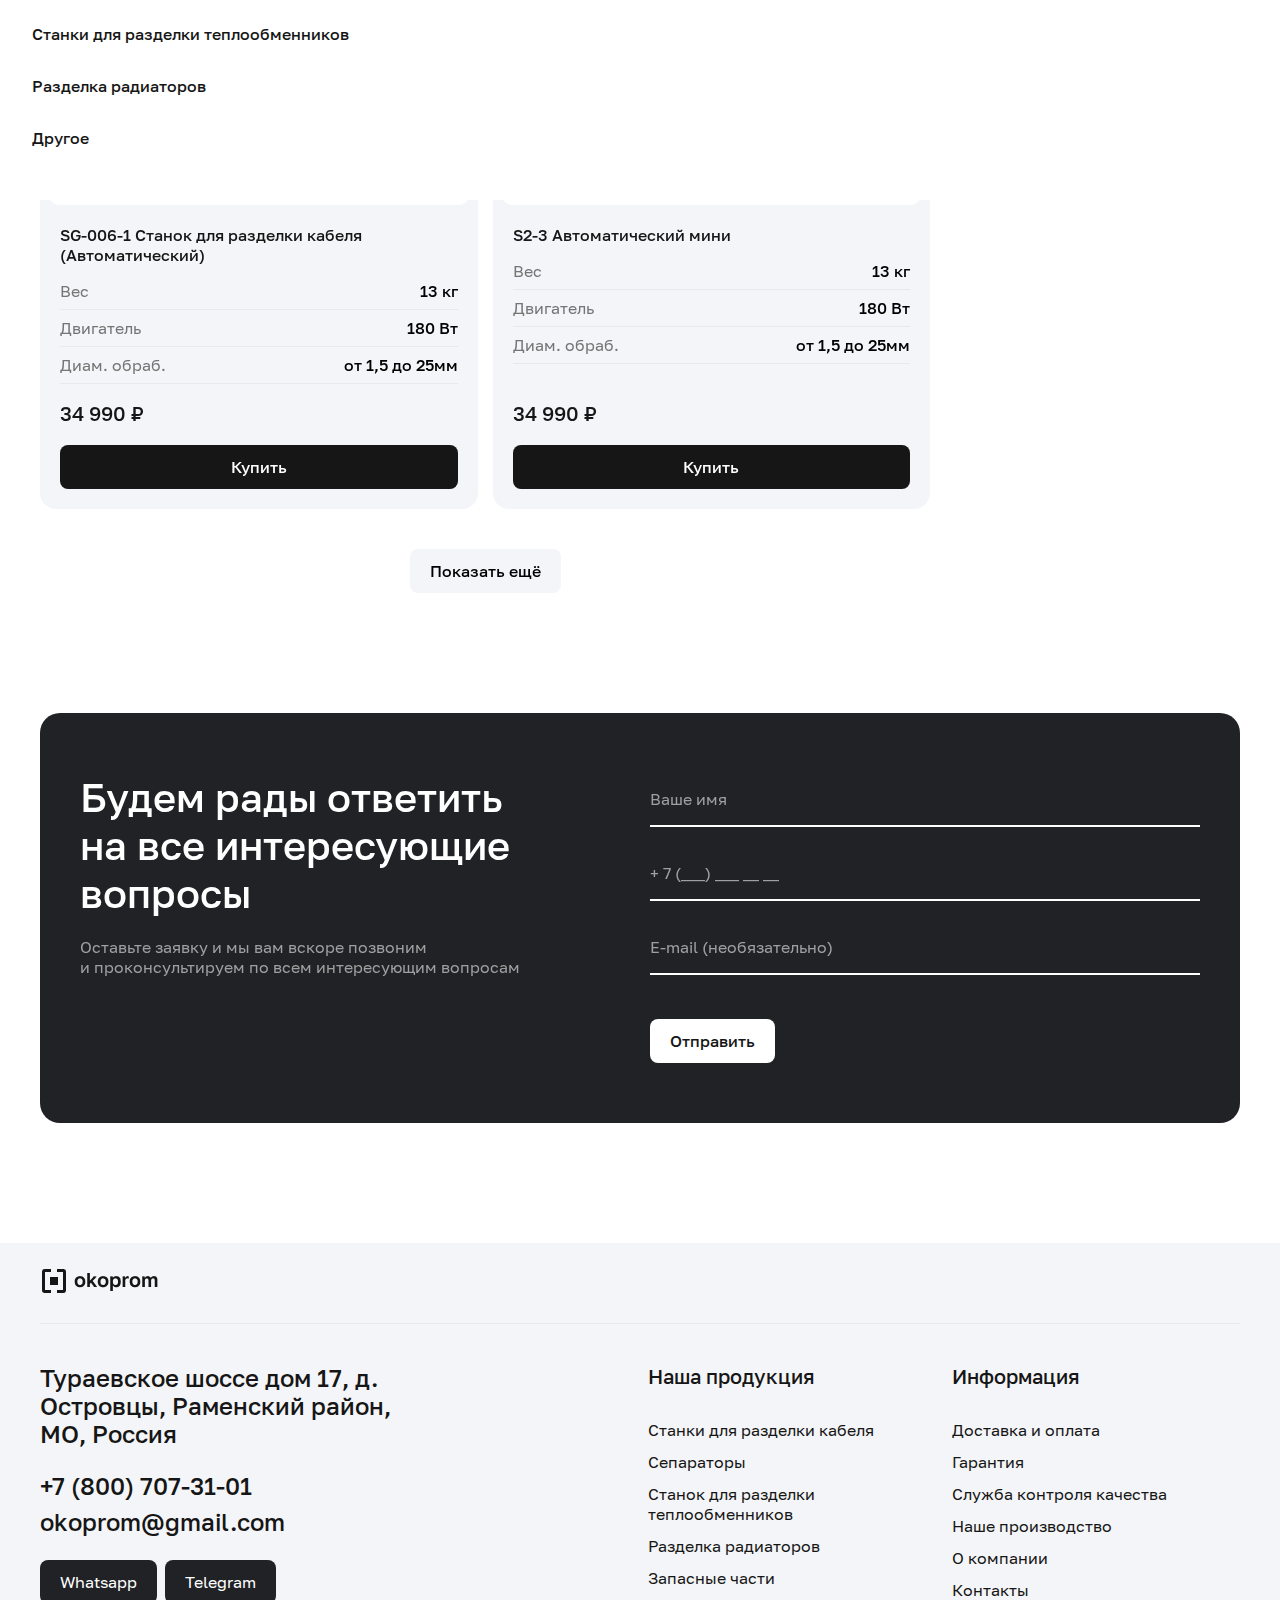
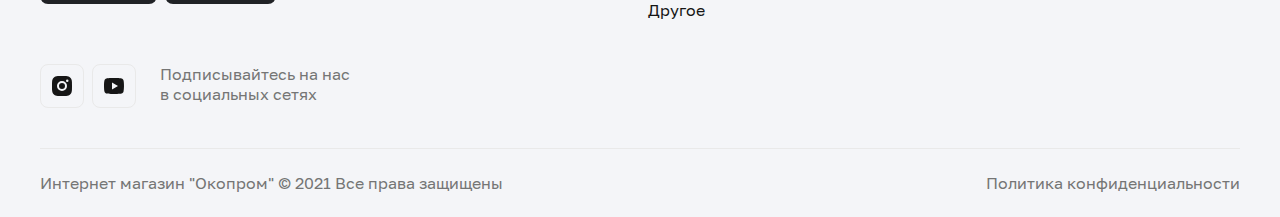
<file: catalog.html>
<!DOCTYPE html>
<html lang="ru">

<head>
  <meta charset="UTF-8">
  <meta name="viewport" content="width=device-width, initial-scale=1.0">
  <title>Каталог</title>
  <link rel="stylesheet" href="css/style.min.css">
</head>

<body>

  <header class="header header-line">
    <div class="header__top">
      <div class="container">
        <div class="header__top-inner">
          <a class="logo" href="index.html">
            <img src="images/logo.png" alt="Логотип">
          </a>
          <div class="header__top-info">
            <div class="header__info-box">
              <a class="header__info-email" href="mailto:okoprom@gmail.com">okoprom@gmail.com</a>
              <a class="header__info-phone" href="tel:+78007073101">+7 (800) 707-31-01</a>
            </div>
            <div class="header__info-box">
              <a class="header__info-delivery" href="delivery.html">Доставка и оплата</a>
              <a class="header__info-warranty" href="warranty.html">Гарантия</a>
            </div>
          </div>
        </div>
      </div>
    </div>
    <div class="header__bottom">
      <div class="container">
        <div class="header__bottom-inner">
          <nav class="header__bottom-nav" data-nav>
            <ul class="header__nav-list">
              <li class="header__nav-item">
                <a class="header__nav-link" href="catalog.html">Каталог</a>
              </li>
              <li class="header__nav-item">
                <a class="header__nav-link" href="catalog.html">Наше производство</a>
              </li>
              <li class="header__nav-item">
                <a class="header__nav-link" href="about.html">О компании</a>
              </li>
              <li class="header__nav-item">
                <a class="header__nav-link" href="contacts.html">Контакты</a>
              </li>
              <li class="header__nav-item">
                <a class="header__nav-link" href="delivery.html">Доставка и оплата</a>
              </li>
              <li class="header__nav-item">
                <a class="header__nav-link" href="warranty.html">Гарантия</a>
              </li>
            </ul>
            <button class="header__nav-btn">Запросить консультацию</button>
          </nav>
          <div class="header__bottom-profile">
            <div class="header__bottom-box">
              <a class="header__box-link" href="catalog.html#">
                <img src="images/icons/search-icon.svg" alt="Поиск">
              </a>
              <a class="header__box-link" href="catalog.html#">
                <img src="images/icons/cart-icon.svg" alt="Корзина">
              </a>
            </div>
            <button class="header__box-btn">Запросить консультацию</button>
          </div>
          <div class="burger" data-burger>
            <button class="burger__btn">
              <span class="burger__line"></span>
            </button>
          </div>
        </div>
      </div>
    </div>
  </header>
  <main class="main">
    <div class="top">
      <div class="container">
        <div class="top__inner">
          <div class="categories__item">
            <div class="categories__item-imgbox">
              <img class="categories__item-img" src="images/content/categories/service.svg" alt="">
            </div>
            <div class="categories__item-content">
              <div class="categories__content-name">
                Всегда на связи
              </div>
              <div class="categories__content-descr">
                Консультируем при покупке и в дальнейшем при эксплуатации нашего оборудования
              </div>
            </div>
          </div>
          <div class="categories__item">
            <div class="categories__item-imgbox">
              <img class="categories__item-img" src="images/content/categories/delivery.svg" alt="">
            </div>
            <div class="categories__item-content">
              <div class="categories__content-name">
                Доставка по всей России
              </div>
              <div class="categories__content-descr">
                Отправим товар транспортной компанией или почтовым отправлением (оплата при получении)
              </div>
            </div>
          </div>
          <div class="categories__item">
            <div class="categories__item-imgbox">
              <img class="categories__item-img" src="images/content/categories/guarantee.svg" alt="">
            </div>
            <div class="categories__item-content">
              <div class="categories__content-name">
                Гарантия на всё
              </div>
              <div class="categories__content-descr">
                Предоставляется гарантия сроком до 1 года со дня приобретения товара
              </div>
            </div>
          </div>
        </div>
      </div>
    </div>
    <section class="products">
      <div class="products__tabs-hidden"></div>
      <div class="container">
        <div class="products__top">
          <h2 class="products__title">
            Вся продукция
          </h2>
          <div class="products__top-box">
            <span>126</span> товара
          </div>
        </div>
        <div class="products__filter-box">
          <button class="products__filter-btn" data-filter>Фильтры</button>
        </div>
        <div class="products__inner">
          <div class="products__tabs">
            <button class="products__tabs-btn" data-close></button>
            <div class="products__tab products__tab--active">
              <span>Вся продукция</span>
              <svg width="24" height="24" viewBox="0 0 24 24" fill="none" xmlns="http://www.w3.org/2000/svg">
                <path d="M4 4H10V10H4V4ZM4 14H10V20H4V14ZM14 4H20V10H14V4ZM14 14H20V20H14V14Z" stroke="#161616"
                  stroke-width="2" />
              </svg>
            </div>
            <div class="products__tab">
              <span>Скидки</span>
              <svg width="24" height="24" viewBox="0 0 24 24" fill="none" xmlns="http://www.w3.org/2000/svg">
                <path
                  d="M17.5 21C16.5717 21 15.6815 20.6313 15.0251 19.9749C14.3687 19.3185 14 18.4283 14 17.5C14 16.5717 14.3687 15.6815 15.0251 15.0251C15.6815 14.3687 16.5717 14 17.5 14C18.4283 14 19.3185 14.3687 19.9749 15.0251C20.6313 15.6815 21 16.5717 21 17.5C21 18.4283 20.6313 19.3185 19.9749 19.9749C19.3185 20.6313 18.4283 21 17.5 21ZM17.5 19C17.8978 19 18.2794 18.842 18.5607 18.5607C18.842 18.2794 19 17.8978 19 17.5C19 17.1022 18.842 16.7206 18.5607 16.4393C18.2794 16.158 17.8978 16 17.5 16C17.1022 16 16.7206 16.158 16.4393 16.4393C16.158 16.7206 16 17.1022 16 17.5C16 17.8978 16.158 18.2794 16.4393 18.5607C16.7206 18.842 17.1022 19 17.5 19ZM6.5 10C6.04037 10 5.58525 9.90947 5.16061 9.73358C4.73597 9.55769 4.35013 9.29988 4.02513 8.97487C3.70012 8.64987 3.44231 8.26403 3.26642 7.83939C3.09053 7.41475 3 6.95963 3 6.5C3 6.04037 3.09053 5.58525 3.26642 5.16061C3.44231 4.73597 3.70012 4.35013 4.02513 4.02513C4.35013 3.70012 4.73597 3.44231 5.16061 3.26642C5.58525 3.09053 6.04037 3 6.5 3C7.42826 3 8.3185 3.36875 8.97487 4.02513C9.63125 4.6815 10 5.57174 10 6.5C10 7.42826 9.63125 8.3185 8.97487 8.97487C8.3185 9.63125 7.42826 10 6.5 10ZM6.5 8C6.89782 8 7.27936 7.84196 7.56066 7.56066C7.84196 7.27936 8 6.89782 8 6.5C8 6.10218 7.84196 5.72064 7.56066 5.43934C7.27936 5.15804 6.89782 5 6.5 5C6.10218 5 5.72064 5.15804 5.43934 5.43934C5.15804 5.72064 5 6.10218 5 6.5C5 6.89782 5.15804 7.27936 5.43934 7.56066C5.72064 7.84196 6.10218 8 6.5 8ZM19.071 3.515L20.485 4.929L4.93 20.485L3.516 19.071L19.07 3.515H19.071Z"
                  fill="#161616" />
              </svg>
            </div>
            <div class="products__tab">
              <span>Станки для разделки кабеля</span>
            </div>
            <div class="products__tab">
              <span>Сепараторы / Дробилки для кабеля</span>
            </div>
            <div class="products__tab">
              <span>Запасные части</span>
            </div>
            <div class="products__tab">
              <span>Станки для разделки теплообменников</span>
            </div>
            <div class="products__tab">
              <span>Разделка радиаторов</span>
            </div>
            <div class="products__tab">
              <span>Другое</span>
            </div>
          </div>
          <div class="products__items">
            <div class="products__items-inner">
              <div class="product-item product-item--armor product-item--press">
                <div class="product-item__top">
                  <div class="product-item__top-mod">
                    <div class="product-item-sale">-10%</div>
                    <div class="product-item-armor">Броня</div>
                    <div class="product-item-press">Пресс</div>
                  </div>
                  <img class="product-item__top-img" src="images/content/product/1.png" alt="">
                </div>
                <div class="product-item__content">
                  <div class="product-item__content-name">
                    S2-3 Автоматический мини
                  </div>
                  <ul class="product-item__info-list">
                    <li class="product-item__info-item">
                      <span class="product-item__info-name">Вес</span>
                      <span class="product-item__info-num">13 кг</span>
                    </li>
                    <li class="product-item__info-item">
                      <span class="product-item__info-name">Двигатель</span>
                      <span class="product-item__info-num">180 Вт</span>
                    </li>
                    <li class="product-item__info-item">
                      <span class="product-item__info-name">Диам. обраб.</span>
                      <span class="product-item__info-num">от 1,5 до 25мм</span>
                    </li>
                  </ul>
                </div>
                <div class="product-item__bottom">
                  <div class="product-item__price">
                    <div class="product-item__price-new">
                      <span>34 990</span> ₽
                    </div>
                    <div class="product-item__price-old">
                      <span>24 450</span> ₽
                    </div>
                  </div>
                  <div class="product-item__bottom-box">
                    <a class="product-item__link" href="product.html">Купить</a>
                  </div>
                </div>
              </div>
              <div class="product-item product-item--sale product-item--armor product-item--press">
                <div class="product-item__top">
                  <div class="product-item__top-mod">
                    <div class="product-item-sale">-10%</div>
                    <div class="product-item-armor">Броня</div>
                    <div class="product-item-press">Пресс</div>
                  </div>
                  <img class="product-item__top-img" src="images/content/product/2.png" alt="">
                </div>
                <div class="product-item__content">
                  <div class="product-item__content-name">
                    SG-006-1 Станок для разделки кабеля (Автоматический)
                  </div>
                  <ul class="product-item__info-list">
                    <li class="product-item__info-item">
                      <span class="product-item__info-name">Вес</span>
                      <span class="product-item__info-num">13 кг</span>
                    </li>
                    <li class="product-item__info-item">
                      <span class="product-item__info-name">Двигатель</span>
                      <span class="product-item__info-num">180 Вт</span>
                    </li>
                    <li class="product-item__info-item">
                      <span class="product-item__info-name">Диам. обраб.</span>
                      <span class="product-item__info-num">от 1,5 до 25мм</span>
                    </li>
                  </ul>
                </div>
                <div class="product-item__bottom">
                  <div class="product-item__price">
                    <div class="product-item__price-new">
                      <span>34 990</span> ₽
                    </div>
                    <div class="product-item__price-old">
                      <span>24 450</span> ₽
                    </div>
                  </div>
                  <div class="product-item__bottom-box">
                    <a class="product-item__link" href="product.html">Купить</a>
                  </div>
                </div>
              </div>
              <div class="product-item">
                <div class="product-item__top">
                  <div class="product-item__top-mod">
                    <div class="product-item-sale">-10%</div>
                    <div class="product-item-armor">Броня</div>
                    <div class="product-item-press">Пресс</div>
                  </div>
                  <img class="product-item__top-img" src="images/content/product/3.png" alt="">
                </div>
                <div class="product-item__content">
                  <div class="product-item__content-name">
                    SG-006-1 Станок для разделки кабеля (Автоматический)
                  </div>
                  <ul class="product-item__info-list">
                    <li class="product-item__info-item">
                      <span class="product-item__info-name">Вес</span>
                      <span class="product-item__info-num">13 кг</span>
                    </li>
                    <li class="product-item__info-item">
                      <span class="product-item__info-name">Двигатель</span>
                      <span class="product-item__info-num">180 Вт</span>
                    </li>
                    <li class="product-item__info-item">
                      <span class="product-item__info-name">Диам. обраб.</span>
                      <span class="product-item__info-num">от 1,5 до 25мм</span>
                    </li>
                  </ul>
                </div>
                <div class="product-item__bottom">
                  <div class="product-item__price">
                    <div class="product-item__price-new">
                      <span>34 990</span> ₽
                    </div>
                    <div class="product-item__price-old">
                      <span>24 450</span> ₽
                    </div>
                  </div>
                  <div class="product-item__bottom-box">
                    <a class="product-item__link" href="product.html">Купить</a>
                  </div>
                </div>
              </div>
              <div class="product-item product-item--sale product-item--armor product-item--press">
                <div class="product-item__top">
                  <div class="product-item__top-mod">
                    <div class="product-item-sale">-10%</div>
                    <div class="product-item-armor">Броня</div>
                    <div class="product-item-press">Пресс</div>
                  </div>
                  <img class="product-item__top-img" src="images/content/product/2.png" alt="">
                </div>
                <div class="product-item__content">
                  <div class="product-item__content-name">
                    SG-006-1 Станок для разделки кабеля (Автоматический)
                  </div>
                  <ul class="product-item__info-list">
                    <li class="product-item__info-item">
                      <span class="product-item__info-name">Вес</span>
                      <span class="product-item__info-num">13 кг</span>
                    </li>
                    <li class="product-item__info-item">
                      <span class="product-item__info-name">Двигатель</span>
                      <span class="product-item__info-num">180 Вт</span>
                    </li>
                    <li class="product-item__info-item">
                      <span class="product-item__info-name">Диам. обраб.</span>
                      <span class="product-item__info-num">от 1,5 до 25мм</span>
                    </li>
                  </ul>
                </div>
                <div class="product-item__bottom">
                  <div class="product-item__price">
                    <div class="product-item__price-new">
                      <span>34 990</span> ₽
                    </div>
                    <div class="product-item__price-old">
                      <span>24 450</span> ₽
                    </div>
                  </div>
                  <div class="product-item__bottom-box">
                    <a class="product-item__link" href="product.html">Купить</a>
                  </div>
                </div>
              </div>
              <div class="product-item">
                <div class="product-item__top">
                  <div class="product-item__top-mod">
                    <div class="product-item-sale">-10%</div>
                    <div class="product-item-armor">Броня</div>
                    <div class="product-item-press">Пресс</div>
                  </div>
                  <img class="product-item__top-img" src="images/content/product/3.png" alt="">
                </div>
                <div class="product-item__content">
                  <div class="product-item__content-name">
                    SG-006-1 Станок для разделки кабеля (Автоматический)
                  </div>
                  <ul class="product-item__info-list">
                    <li class="product-item__info-item">
                      <span class="product-item__info-name">Вес</span>
                      <span class="product-item__info-num">13 кг</span>
                    </li>
                    <li class="product-item__info-item">
                      <span class="product-item__info-name">Двигатель</span>
                      <span class="product-item__info-num">180 Вт</span>
                    </li>
                    <li class="product-item__info-item">
                      <span class="product-item__info-name">Диам. обраб.</span>
                      <span class="product-item__info-num">от 1,5 до 25мм</span>
                    </li>
                  </ul>
                </div>
                <div class="product-item__bottom">
                  <div class="product-item__price">
                    <div class="product-item__price-new">
                      <span>34 990</span> ₽
                    </div>
                    <div class="product-item__price-old">
                      <span>24 450</span> ₽
                    </div>
                  </div>
                  <div class="product-item__bottom-box">
                    <a class="product-item__link" href="product.html">Купить</a>
                  </div>
                </div>
              </div>
              <div class="product-item product-item--armor product-item--press">
                <div class="product-item__top">
                  <div class="product-item__top-mod">
                    <div class="product-item-sale">-10%</div>
                    <div class="product-item-armor">Броня</div>
                    <div class="product-item-press">Пресс</div>
                  </div>
                  <img class="product-item__top-img" src="images/content/product/1.png" alt="">
                </div>
                <div class="product-item__content">
                  <div class="product-item__content-name">
                    S2-3 Автоматический мини
                  </div>
                  <ul class="product-item__info-list">
                    <li class="product-item__info-item">
                      <span class="product-item__info-name">Вес</span>
                      <span class="product-item__info-num">13 кг</span>
                    </li>
                    <li class="product-item__info-item">
                      <span class="product-item__info-name">Двигатель</span>
                      <span class="product-item__info-num">180 Вт</span>
                    </li>
                    <li class="product-item__info-item">
                      <span class="product-item__info-name">Диам. обраб.</span>
                      <span class="product-item__info-num">от 1,5 до 25мм</span>
                    </li>
                  </ul>
                </div>
                <div class="product-item__bottom">
                  <div class="product-item__price">
                    <div class="product-item__price-new">
                      <span>34 990</span> ₽
                    </div>
                    <div class="product-item__price-old">
                      <span>24 450</span> ₽
                    </div>
                  </div>
                  <div class="product-item__bottom-box">
                    <a class="product-item__link" href="product.html">Купить</a>
                  </div>
                </div>
              </div>
              <div class="product-item product-item--armor product-item--press">
                <div class="product-item__top">
                  <div class="product-item__top-mod">
                    <div class="product-item-sale">-10%</div>
                    <div class="product-item-armor">Броня</div>
                    <div class="product-item-press">Пресс</div>
                  </div>
                  <img class="product-item__top-img" src="images/content/product/1.png" alt="">
                </div>
                <div class="product-item__content">
                  <div class="product-item__content-name">
                    S2-3 Автоматический мини
                  </div>
                  <ul class="product-item__info-list">
                    <li class="product-item__info-item">
                      <span class="product-item__info-name">Вес</span>
                      <span class="product-item__info-num">13 кг</span>
                    </li>
                    <li class="product-item__info-item">
                      <span class="product-item__info-name">Двигатель</span>
                      <span class="product-item__info-num">180 Вт</span>
                    </li>
                    <li class="product-item__info-item">
                      <span class="product-item__info-name">Диам. обраб.</span>
                      <span class="product-item__info-num">от 1,5 до 25мм</span>
                    </li>
                  </ul>
                </div>
                <div class="product-item__bottom">
                  <div class="product-item__price">
                    <div class="product-item__price-new">
                      <span>34 990</span> ₽
                    </div>
                    <div class="product-item__price-old">
                      <span>24 450</span> ₽
                    </div>
                  </div>
                  <div class="product-item__bottom-box">
                    <a class="product-item__link" href="product.html">Купить</a>
                  </div>
                </div>
              </div>
              <div class="product-item product-item--sale product-item--armor product-item--press">
                <div class="product-item__top">
                  <div class="product-item__top-mod">
                    <div class="product-item-sale">-10%</div>
                    <div class="product-item-armor">Броня</div>
                    <div class="product-item-press">Пресс</div>
                  </div>
                  <img class="product-item__top-img" src="images/content/product/2.png" alt="">
                </div>
                <div class="product-item__content">
                  <div class="product-item__content-name">
                    SG-006-1 Станок для разделки кабеля (Автоматический)
                  </div>
                  <ul class="product-item__info-list">
                    <li class="product-item__info-item">
                      <span class="product-item__info-name">Вес</span>
                      <span class="product-item__info-num">13 кг</span>
                    </li>
                    <li class="product-item__info-item">
                      <span class="product-item__info-name">Двигатель</span>
                      <span class="product-item__info-num">180 Вт</span>
                    </li>
                    <li class="product-item__info-item">
                      <span class="product-item__info-name">Диам. обраб.</span>
                      <span class="product-item__info-num">от 1,5 до 25мм</span>
                    </li>
                  </ul>
                </div>
                <div class="product-item__bottom">
                  <div class="product-item__price">
                    <div class="product-item__price-new">
                      <span>34 990</span> ₽
                    </div>
                    <div class="product-item__price-old">
                      <span>24 450</span> ₽
                    </div>
                  </div>
                  <div class="product-item__bottom-box">
                    <a class="product-item__link" href="product.html">Купить</a>
                  </div>
                </div>
              </div>
              <div class="product-item">
                <div class="product-item__top">
                  <div class="product-item__top-mod">
                    <div class="product-item-sale">-10%</div>
                    <div class="product-item-armor">Броня</div>
                    <div class="product-item-press">Пресс</div>
                  </div>
                  <img class="product-item__top-img" src="images/content/product/3.png" alt="">
                </div>
                <div class="product-item__content">
                  <div class="product-item__content-name">
                    SG-006-1 Станок для разделки кабеля (Автоматический)
                  </div>
                  <ul class="product-item__info-list">
                    <li class="product-item__info-item">
                      <span class="product-item__info-name">Вес</span>
                      <span class="product-item__info-num">13 кг</span>
                    </li>
                    <li class="product-item__info-item">
                      <span class="product-item__info-name">Двигатель</span>
                      <span class="product-item__info-num">180 Вт</span>
                    </li>
                    <li class="product-item__info-item">
                      <span class="product-item__info-name">Диам. обраб.</span>
                      <span class="product-item__info-num">от 1,5 до 25мм</span>
                    </li>
                  </ul>
                </div>
                <div class="product-item__bottom">
                  <div class="product-item__price">
                    <div class="product-item__price-new">
                      <span>34 990</span> ₽
                    </div>
                    <div class="product-item__price-old">
                      <span>24 450</span> ₽
                    </div>
                  </div>
                  <div class="product-item__bottom-box">
                    <a class="product-item__link" href="product.html">Купить</a>
                  </div>
                </div>
              </div>
              <div class="product-item">
                <div class="product-item__top">
                  <div class="product-item__top-mod">
                    <div class="product-item-sale">-10%</div>
                    <div class="product-item-armor">Броня</div>
                    <div class="product-item-press">Пресс</div>
                  </div>
                  <img class="product-item__top-img" src="images/content/product/3.png" alt="">
                </div>
                <div class="product-item__content">
                  <div class="product-item__content-name">
                    SG-006-1 Станок для разделки кабеля (Автоматический)
                  </div>
                  <ul class="product-item__info-list">
                    <li class="product-item__info-item">
                      <span class="product-item__info-name">Вес</span>
                      <span class="product-item__info-num">13 кг</span>
                    </li>
                    <li class="product-item__info-item">
                      <span class="product-item__info-name">Двигатель</span>
                      <span class="product-item__info-num">180 Вт</span>
                    </li>
                    <li class="product-item__info-item">
                      <span class="product-item__info-name">Диам. обраб.</span>
                      <span class="product-item__info-num">от 1,5 до 25мм</span>
                    </li>
                  </ul>
                </div>
                <div class="product-item__bottom">
                  <div class="product-item__price">
                    <div class="product-item__price-new">
                      <span>34 990</span> ₽
                    </div>
                    <div class="product-item__price-old">
                      <span>24 450</span> ₽
                    </div>
                  </div>
                  <div class="product-item__bottom-box">
                    <a class="product-item__link" href="product.html">Купить</a>
                  </div>
                </div>
              </div>
              <div class="product-item">
                <div class="product-item__top">
                  <div class="product-item__top-mod">
                    <div class="product-item-sale">-10%</div>
                    <div class="product-item-armor">Броня</div>
                    <div class="product-item-press">Пресс</div>
                  </div>
                  <img class="product-item__top-img" src="images/content/product/3.png" alt="">
                </div>
                <div class="product-item__content">
                  <div class="product-item__content-name">
                    SG-006-1 Станок для разделки кабеля (Автоматический)
                  </div>
                  <ul class="product-item__info-list">
                    <li class="product-item__info-item">
                      <span class="product-item__info-name">Вес</span>
                      <span class="product-item__info-num">13 кг</span>
                    </li>
                    <li class="product-item__info-item">
                      <span class="product-item__info-name">Двигатель</span>
                      <span class="product-item__info-num">180 Вт</span>
                    </li>
                    <li class="product-item__info-item">
                      <span class="product-item__info-name">Диам. обраб.</span>
                      <span class="product-item__info-num">от 1,5 до 25мм</span>
                    </li>
                  </ul>
                </div>
                <div class="product-item__bottom">
                  <div class="product-item__price">
                    <div class="product-item__price-new">
                      <span>34 990</span> ₽
                    </div>
                    <div class="product-item__price-old">
                      <span>24 450</span> ₽
                    </div>
                  </div>
                  <div class="product-item__bottom-box">
                    <a class="product-item__link" href="product.html">Купить</a>
                  </div>
                </div>
              </div>
            </div>
            <div class="products__items-btnbox">
              <button class="show-more">Показать ещё</button>
            </div>
          </div>
        </div>
      </div>
    </section>
    <section class="feedback-form">
      <div class="container">
        <div class="feedback-form__inner">
          <div class="feedback-form__content">
            <h2 class="feedback-form__title">
              Будем рады ответить на все интересующие вопросы
            </h2>
            <p class="feedback-form__text">
              Оставьте заявку и мы вам вскоре позвоним и проконсультируем по всем интересующим вопросам
            </p>
          </div>
          <form class="feedback-form__form" action="catalog.html#">
            <input class="feedback-form__input" type="text" placeholder="Ваше имя" required>
            <input class="feedback-form__input" type="tel" data-phone-pattern placeholder="+ 7 (___) ___ __ __" required>
            <input class="feedback-form__input" type="email" placeholder="E-mail (необязательно)">
            <button class="feedback-form__btn" type="submit">Отправить</button>
          </form>
        </div>
      </div>
    </section>
  </main>
  <footer class="footer">
    <div class="container">
      <div class="footer__top">
        <a class="logo" href="index.html">
          <img src="images/logo.png" alt="Логотип">
        </a>
      </div>
      <div class="footer__content">
        <div class="footer__info">
          <address class="footer__info-address">
            Тураевское шоссе дом 17, д. Островцы, Раменский район, МО, Россия
          </address>
          <div class="footer__info-box">
            <a class="footer__box-link" href="tel:+78007073101">+7 (800) 707-31-01</a>
            <a class="footer__box-link" href="mailto:okoprom@gmail.com">okoprom@gmail.com</a>
          </div>
          <div class="footer__info-links">
            <a class="footer__link" href="catalog.html#">Whatsapp</a>
            <a class="footer__link" href="catalog.html#">Telegram</a>
          </div>
          <div class="footer__info-socials">
            <div class="footer__socials-box">
              <a class="footer__socials-link" href="catalog.html#">
                <img src="images/icons/instagram.svg" alt="Логотип компании Instagram">
              </a>
              <a class="footer__socials-link" href="catalog.html#">
                <img src="images/icons/youtube.svg" alt="Логотип компании YouTube">
              </a>
            </div>
            <p class="footer__socials-descr">
              Подписывайтесь на нас в социальных сетях
            </p>
          </div>
        </div>
        <div class="footer__wrapper">
          <div class="footer__nav">
            <div class="footer__nav-title">
              Наша продукция
            </div>
            <ul class="footer__nav-list">
              <li class="footer__nav-item">
                <a class="footer__nav-link" href="catalog.html">Станки для разделки кабеля</a>
              </li>
              <li class="footer__nav-item">
                <a class="footer__nav-link" href="catalog.html">Сепараторы</a>
              </li>
              <li class="footer__nav-item">
                <a class="footer__nav-link" href="catalog.html">Станок для разделки теплообменников</a>
              </li>
              <li class="footer__nav-item">
                <a class="footer__nav-link" href="catalog.html">Разделка радиаторов</a>
              </li>
              <li class="footer__nav-item">
                <a class="footer__nav-link" href="catalog.html">Запасные части</a>
              </li>
              <li class="footer__nav-item">
                <a class="footer__nav-link" href="catalog.html">Другое</a>
              </li>
            </ul>
          </div>
          <div class="footer__nav">
            <div class="footer__nav-title">
              Информация
            </div>
            <ul class="footer__nav-list">
              <li class="footer__nav-item">
                <a class="footer__nav-link" href="delivery.html">Доставка и оплата</a>
              </li>
              <li class="footer__nav-item">
                <a class="footer__nav-link" href="warranty.html">Гарантия</a>
              </li>
              <li class="footer__nav-item">
                <a class="footer__nav-link" href="catalog.html#">Служба контроля качества</a>
              </li>
              <li class="footer__nav-item">
                <a class="footer__nav-link" href="catalog.html">Наше производство</a>
              </li>
              <li class="footer__nav-item">
                <a class="footer__nav-link" href="about.html">О компании</a>
              </li>
              <li class="footer__nav-item">
                <a class="footer__nav-link" href="contacts.html">Контакты</a>
              </li>
            </ul>
          </div>
        </div>
      </div>
      <div class="footer__bottom">
        <div class="footer__copy">
          Интернет магазин "Окопром" © 2021 Все права защищены
        </div>
        <a class="footer__bottom-link" href="catalog.html#">
          Политика конфиденциальности
        </a>
      </div>
    </div>
  </footer>

  <script src="js/main.min.js"></script>
</body>

</html>
</file>
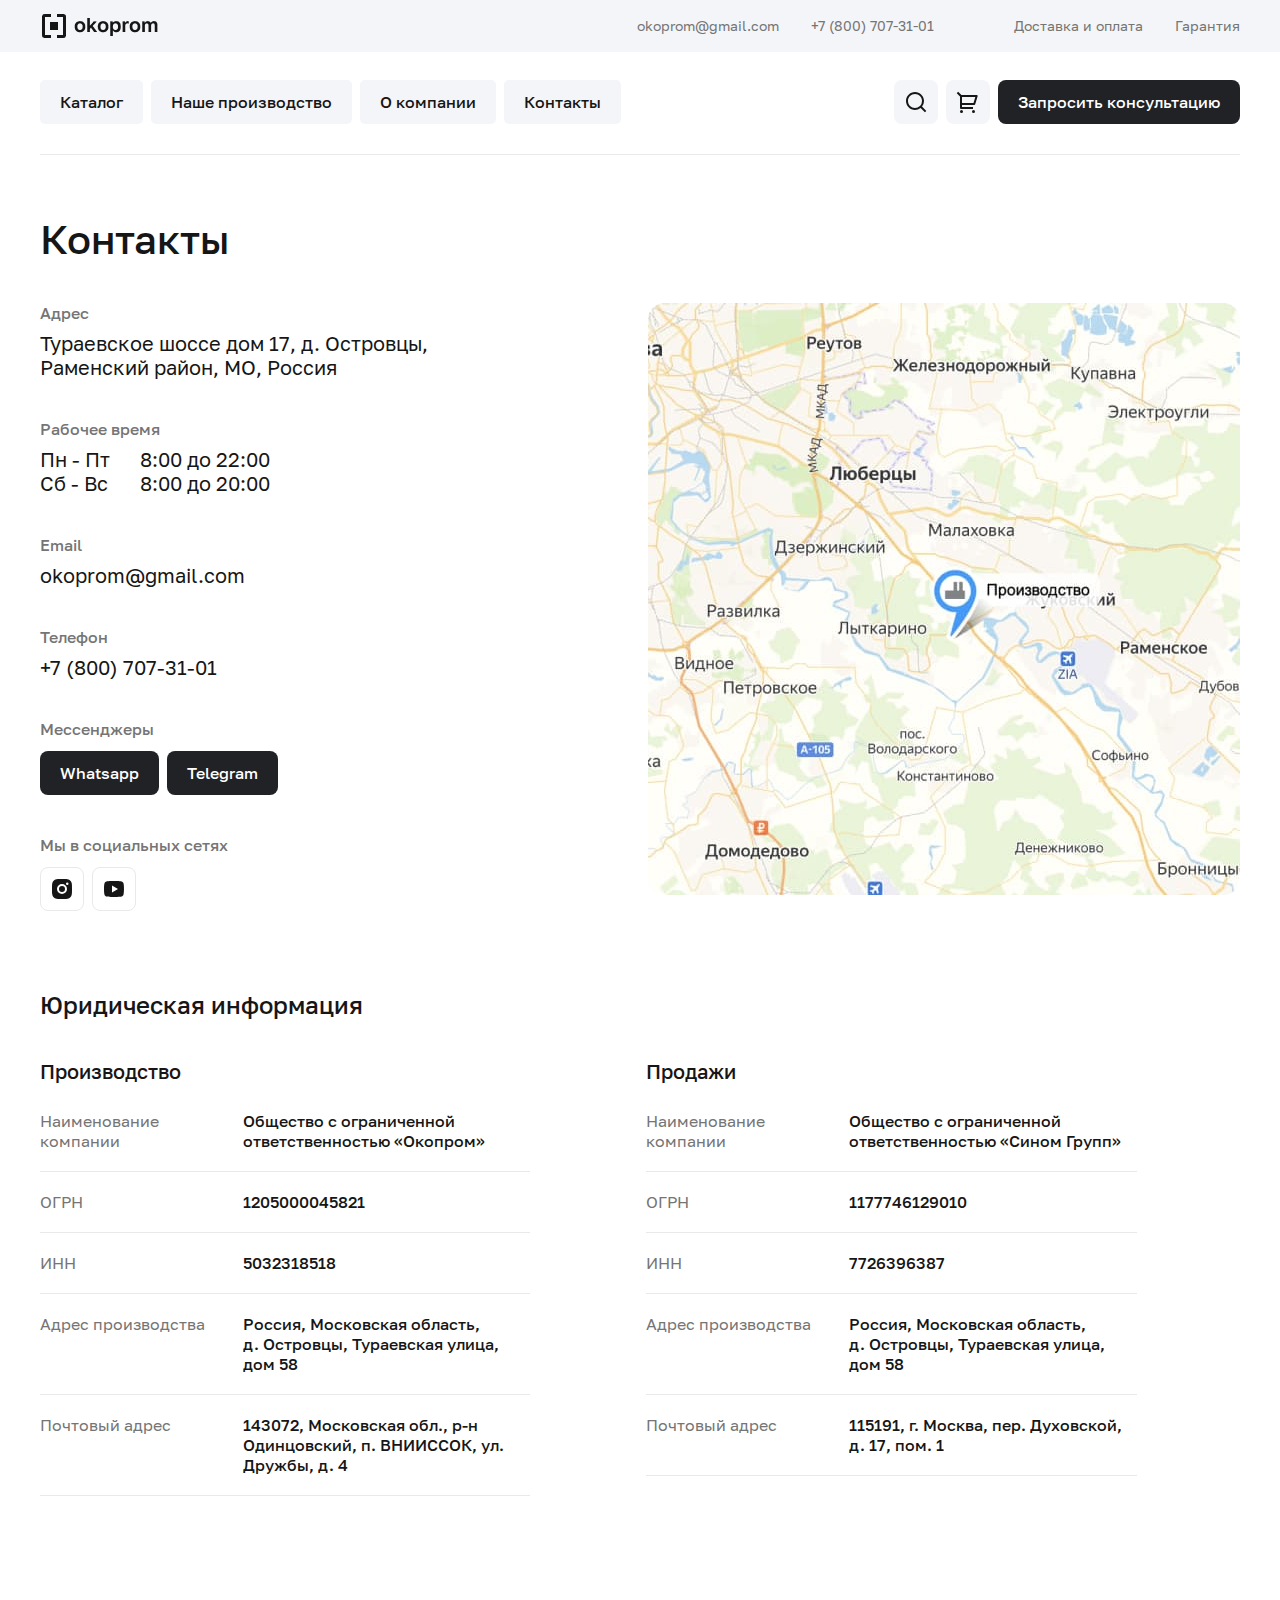
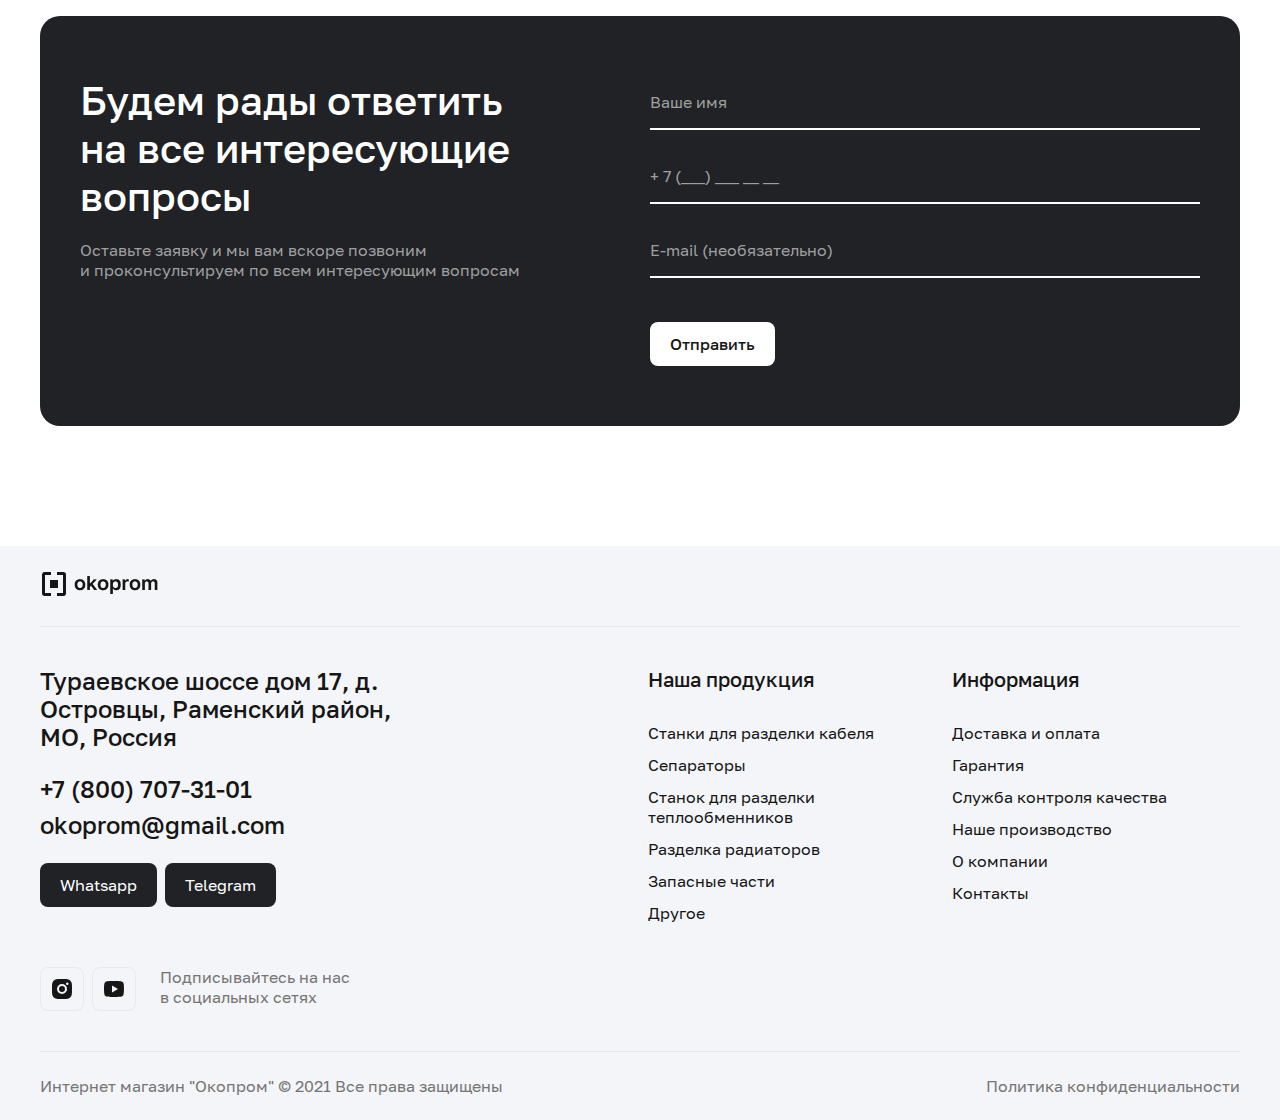
<file: contacts.html>
<!DOCTYPE html>
<html lang="ru">

<head>
  <meta charset="UTF-8">
  <meta name="viewport" content="width=device-width, initial-scale=1.0">
  <title>Контакты</title>
  <link rel="stylesheet" href="css/style.min.css">
</head>

<body>

  <header class="header header-line">
    <div class="header__top">
      <div class="container">
        <div class="header__top-inner">
          <a class="logo" href="index.html">
            <img src="images/logo.png" alt="Логотип">
          </a>
          <div class="header__top-info">
            <div class="header__info-box">
              <a class="header__info-email" href="mailto:okoprom@gmail.com">okoprom@gmail.com</a>
              <a class="header__info-phone" href="tel:+78007073101">+7 (800) 707-31-01</a>
            </div>
            <div class="header__info-box">
              <a class="header__info-delivery" href="delivery.html">Доставка и оплата</a>
              <a class="header__info-warranty" href="warranty.html">Гарантия</a>
            </div>
          </div>
        </div>
      </div>
    </div>
    <div class="header__bottom">
      <div class="container">
        <div class="header__bottom-inner">
          <nav class="header__bottom-nav" data-nav>
            <ul class="header__nav-list">
              <li class="header__nav-item">
                <a class="header__nav-link" href="catalog.html">Каталог</a>
              </li>
              <li class="header__nav-item">
                <a class="header__nav-link" href="catalog.html">Наше производство</a>
              </li>
              <li class="header__nav-item">
                <a class="header__nav-link" href="about.html">О компании</a>
              </li>
              <li class="header__nav-item">
                <a class="header__nav-link" href="contacts.html">Контакты</a>
              </li>
              <li class="header__nav-item">
                <a class="header__nav-link" href="delivery.html">Доставка и оплата</a>
              </li>
              <li class="header__nav-item">
                <a class="header__nav-link" href="warranty.html">Гарантия</a>
              </li>
            </ul>
            <button class="header__nav-btn">Запросить консультацию</button>
          </nav>
          <div class="header__bottom-profile">
            <div class="header__bottom-box">
              <a class="header__box-link" href="contacts.html#">
                <img src="images/icons/search-icon.svg" alt="Поиск">
              </a>
              <a class="header__box-link" href="contacts.html#">
                <img src="images/icons/cart-icon.svg" alt="Корзина">
              </a>
            </div>
            <button class="header__box-btn">Запросить консультацию</button>
          </div>
          <div class="burger" data-burger>
            <button class="burger__btn">
              <span class="burger__line"></span>
            </button>
          </div>
        </div>
      </div>
    </div>
  </header>
  <main class="main">
    <section class="contacts">
      <div class="container">
        <h2 class="contacts__title">
          Контакты
        </h2>
        <div class="contacts__inner">
          <div class="contacts__content">
            <div class="contacts__address">
              <span class="contacts__address-name">Адрес</span>
              <address>
                Тураевское шоссе дом 17, д. Островцы, Раменский район, МО, Россия
              </address>
            </div>
            <div class="contacts__time">
              <span class="contacts__time-name">Рабочее время</span>
              <div class="contacts__time-box">
                <span class="contacts__time-date">Пн - Пт</span>
                <span class="contacts__time-time">8:00 до 22:00</span>
              </div>
              <div class="contacts__time-box">
                <span class="contacts__time-date">Сб - Вс</span>
                <span class="contacts__time-time">8:00 до 20:00</span>
              </div>
            </div>
            <div class="contacts__emailbox">
              <span class="contacts__email-name">Email</span>
              <a class="contacts__email" href="mailto:okoprom@gmail.com">okoprom@gmail.com</a>
            </div>
            <div class="contacts__phonebox">
              <span class="contacts__phone-name">Телефон</span>
              <a class="contacts__phone" href="tel:+78007073101">+7 (800) 707-31-01</a>
            </div>
            <div class="contacts__messengers">
              <span class="contacts__messengers-name">Мессенджеры</span>
              <div class="contacts__messengers-box">
                <a class="contacts__messengers-link" href="contacts.html#">Whatsapp</a>
                <a class="contacts__messengers-link" href="contacts.html#">Telegram</a>
              </div>
            </div>
            <div class="contacts__socials">
              <span class="contacts__socials-name">Мы в социальных сетях</span>
              <div class="contacts__socials-list">
                <a class="contacts__socials-link" href="contacts.html#">
                  <img src="images/icons/instagram.svg" alt="Логотип компании Instagram">
                </a>
                <a class="contacts__socials-link" href="contacts.html#">
                  <img src="images/icons/youtube.svg" alt="Логотип компании YouTube">
                </a>
              </div>
            </div>
          </div>
          <div class="contacts__imgbox">
            <img class="contacts__img" src="images/map.jpg" alt="Карта">
          </div>
        </div>
      </div>
    </section>
    <section class="jurist-info">
      <div class="container">
        <div class="jurist-info__title">
          Юридическая информация
        </div>
        <div class="jurist-info__inner">
          <div class="jurist-info__box">
            <h4 class="jurist-info__box-title">Производство</h4>
            <ul class="jurist-info__box-list">
              <li class="jurist-info__box-item">
                <span class="jurist-info__box-name">Наименование компании</span>
                <span class="jurist-info__box-info">Общество с ограниченной ответственностью «Окопром»</span>
              </li>
              <li class="jurist-info__box-item">
                <span class="jurist-info__box-name">ОГРН</span>
                <span class="jurist-info__box-info">1205000045821</span>
              </li>
              <li class="jurist-info__box-item">
                <span class="jurist-info__box-name">ИНН</span>
                <span class="jurist-info__box-info">5032318518</span>
              </li>
              <li class="jurist-info__box-item">
                <span class="jurist-info__box-name">Адрес производства</span>
                <span class="jurist-info__box-info">Россия, Московская область, д. Островцы, Тураевская улица, дом 58</span>
              </li>
              <li class="jurist-info__box-item">
                <span class="jurist-info__box-name">Почтовый адрес</span>
                <span class="jurist-info__box-info">143072, Московская обл., р-н Одинцовский, п. ВНИИССОК, ул. Дружбы, д. 4</span>
              </li>
            </ul>
          </div>
          <div class="jurist-info__box">
            <h4 class="jurist-info__box-title">Продажи</h4>
            <ul class="jurist-info__box-list">
              <li class="jurist-info__box-item">
                <span class="jurist-info__box-name">Наименование компании</span>
                <span class="jurist-info__box-info">Общество с ограниченной ответственностью «Сином Групп»</span>
              </li>
              <li class="jurist-info__box-item">
                <span class="jurist-info__box-name">ОГРН</span>
                <span class="jurist-info__box-info">1177746129010</span>
              </li>
              <li class="jurist-info__box-item">
                <span class="jurist-info__box-name">ИНН</span>
                <span class="jurist-info__box-info">7726396387</span>
              </li>
              <li class="jurist-info__box-item">
                <span class="jurist-info__box-name">Адрес производства</span>
                <span class="jurist-info__box-info">Россия, Московская область, д. Островцы, Тураевская улица, дом 58</span>
              </li>
              <li class="jurist-info__box-item">
                <span class="jurist-info__box-name">Почтовый адрес</span>
                <span class="jurist-info__box-info">115191, г. Москва, пер. Духовской, д. 17, пом. 1</span>
              </li>
            </ul>
          </div>
        </div>
      </div>
    </section>
    <section class="feedback-form">
      <div class="container">
        <div class="feedback-form__inner">
          <div class="feedback-form__content">
            <h2 class="feedback-form__title">
              Будем рады ответить на все интересующие вопросы
            </h2>
            <p class="feedback-form__text">
              Оставьте заявку и мы вам вскоре позвоним и проконсультируем по всем интересующим вопросам
            </p>
          </div>
          <form class="feedback-form__form" action="contacts.html#">
            <input class="feedback-form__input" type="text" placeholder="Ваше имя" required>
            <input class="feedback-form__input" type="tel" data-phone-pattern placeholder="+ 7 (___) ___ __ __" required>
            <input class="feedback-form__input" type="email" placeholder="E-mail (необязательно)">
            <button class="feedback-form__btn" type="submit">Отправить</button>
          </form>
        </div>
      </div>
    </section>
  </main>
  <footer class="footer">
    <div class="container">
      <div class="footer__top">
        <a class="logo" href="index.html">
          <img src="images/logo.png" alt="Логотип">
        </a>
      </div>
      <div class="footer__content">
        <div class="footer__info">
          <address class="footer__info-address">
            Тураевское шоссе дом 17, д. Островцы, Раменский район, МО, Россия
          </address>
          <div class="footer__info-box">
            <a class="footer__box-link" href="tel:+78007073101">+7 (800) 707-31-01</a>
            <a class="footer__box-link" href="mailto:okoprom@gmail.com">okoprom@gmail.com</a>
          </div>
          <div class="footer__info-links">
            <a class="footer__link" href="contacts.html#">Whatsapp</a>
            <a class="footer__link" href="contacts.html#">Telegram</a>
          </div>
          <div class="footer__info-socials">
            <div class="footer__socials-box">
              <a class="footer__socials-link" href="contacts.html#">
                <img src="images/icons/instagram.svg" alt="Логотип компании Instagram">
              </a>
              <a class="footer__socials-link" href="contacts.html#">
                <img src="images/icons/youtube.svg" alt="Логотип компании YouTube">
              </a>
            </div>
            <p class="footer__socials-descr">
              Подписывайтесь на нас в социальных сетях
            </p>
          </div>
        </div>
        <div class="footer__wrapper">
          <div class="footer__nav">
            <div class="footer__nav-title">
              Наша продукция
            </div>
            <ul class="footer__nav-list">
              <li class="footer__nav-item">
                <a class="footer__nav-link" href="catalog.html">Станки для разделки кабеля</a>
              </li>
              <li class="footer__nav-item">
                <a class="footer__nav-link" href="catalog.html">Сепараторы</a>
              </li>
              <li class="footer__nav-item">
                <a class="footer__nav-link" href="catalog.html">Станок для разделки теплообменников</a>
              </li>
              <li class="footer__nav-item">
                <a class="footer__nav-link" href="catalog.html">Разделка радиаторов</a>
              </li>
              <li class="footer__nav-item">
                <a class="footer__nav-link" href="catalog.html">Запасные части</a>
              </li>
              <li class="footer__nav-item">
                <a class="footer__nav-link" href="catalog.html">Другое</a>
              </li>
            </ul>
          </div>
          <div class="footer__nav">
            <div class="footer__nav-title">
              Информация
            </div>
            <ul class="footer__nav-list">
              <li class="footer__nav-item">
                <a class="footer__nav-link" href="delivery.html">Доставка и оплата</a>
              </li>
              <li class="footer__nav-item">
                <a class="footer__nav-link" href="warranty.html">Гарантия</a>
              </li>
              <li class="footer__nav-item">
                <a class="footer__nav-link" href="contacts.html#">Служба контроля качества</a>
              </li>
              <li class="footer__nav-item">
                <a class="footer__nav-link" href="catalog.html">Наше производство</a>
              </li>
              <li class="footer__nav-item">
                <a class="footer__nav-link" href="about.html">О компании</a>
              </li>
              <li class="footer__nav-item">
                <a class="footer__nav-link" href="contacts.html">Контакты</a>
              </li>
            </ul>
          </div>
        </div>
      </div>
      <div class="footer__bottom">
        <div class="footer__copy">
          Интернет магазин "Окопром" © 2021 Все права защищены
        </div>
        <a class="footer__bottom-link" href="contacts.html#">
          Политика конфиденциальности
        </a>
      </div>
    </div>
  </footer>

  <script src="js/main.min.js"></script>
</body>

</html>
</file>
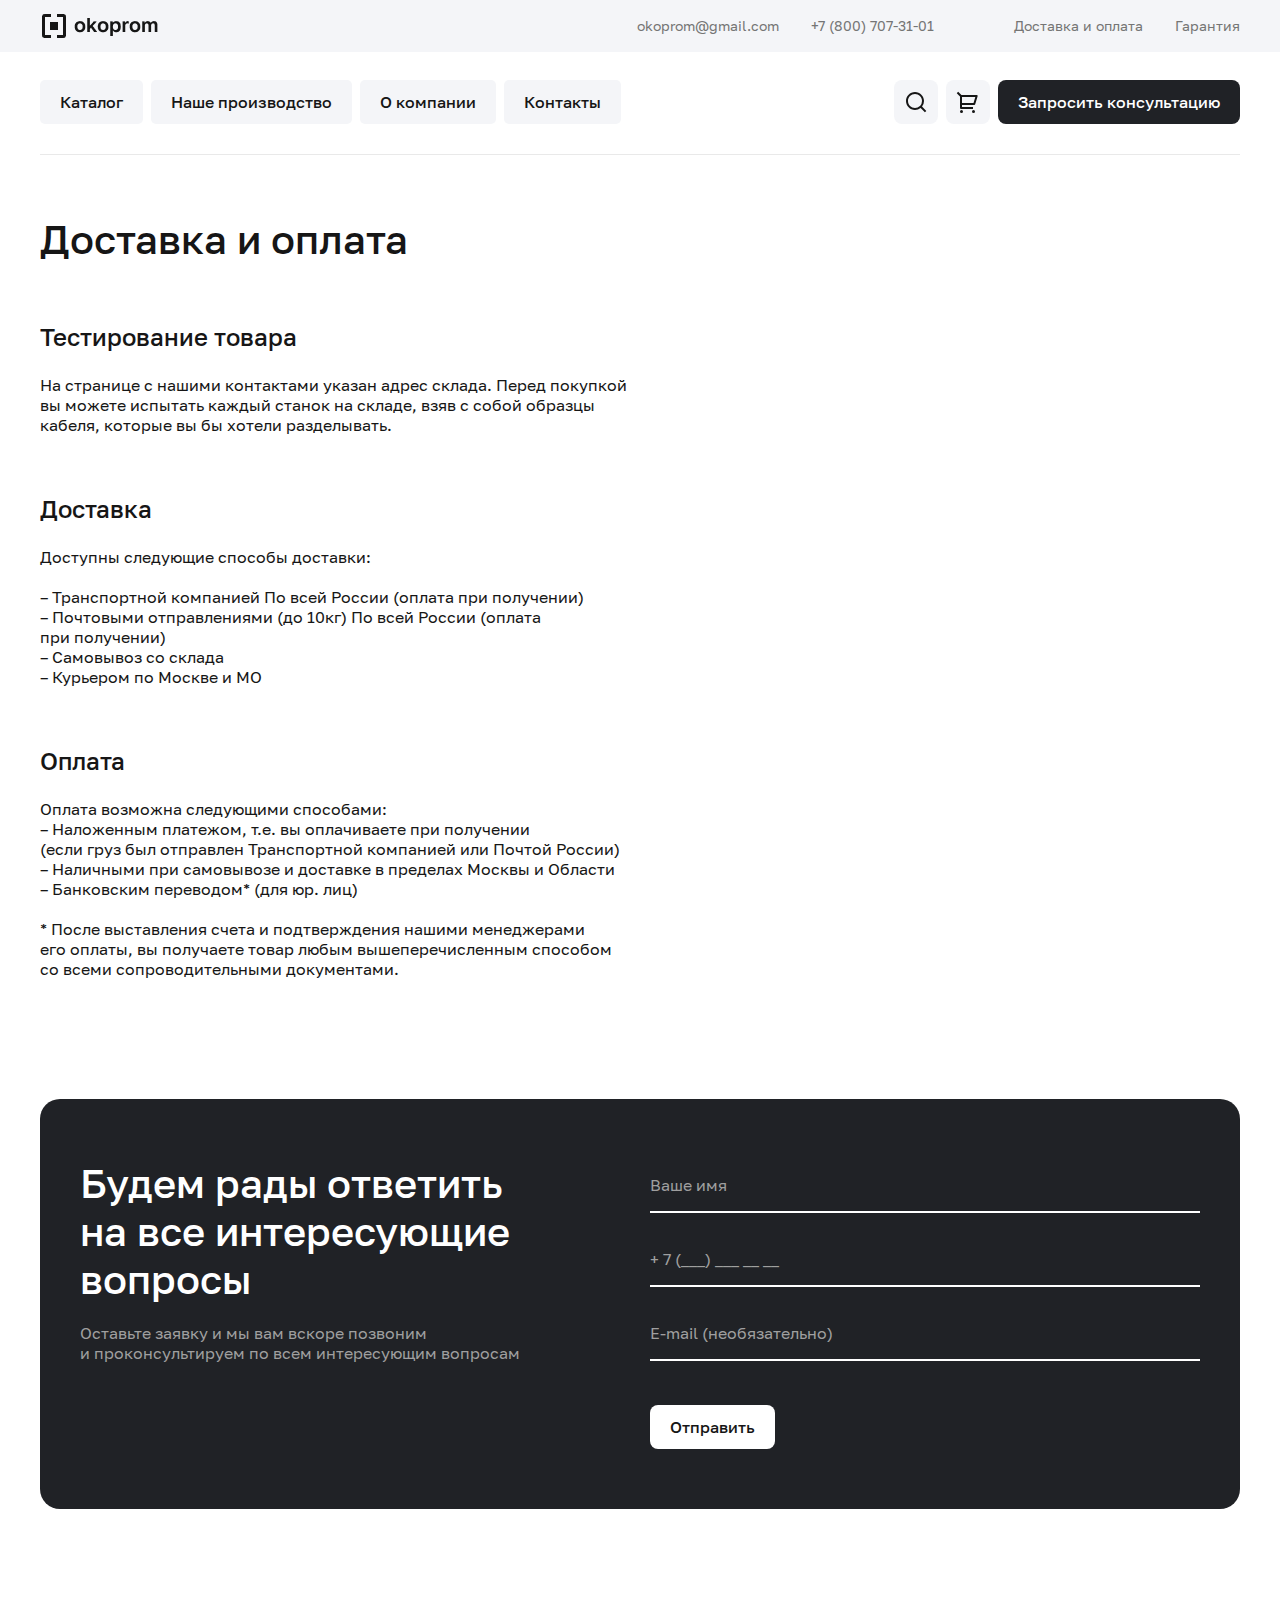
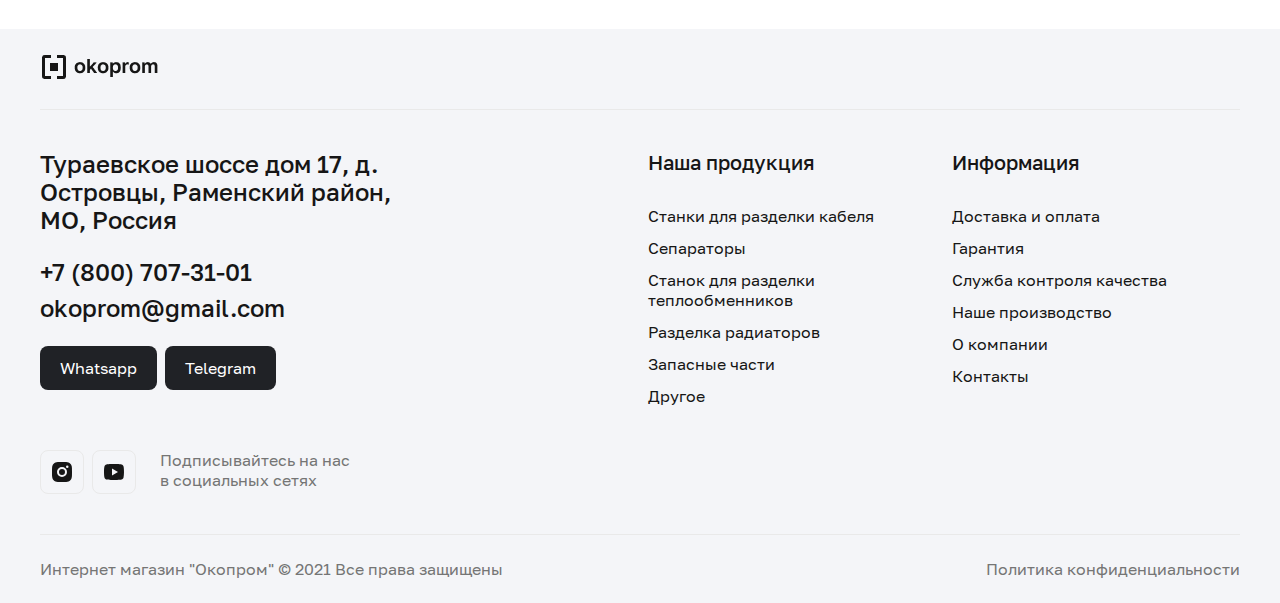
<file: delivery.html>
<!DOCTYPE html>
<html lang="ru">

<head>
  <meta charset="UTF-8">
  <meta name="viewport" content="width=device-width, initial-scale=1.0">
  <title>Доставка и оплата</title>
  <link rel="stylesheet" href="css/style.min.css">
</head>

<body>

  <header class="header header-line">
    <div class="header__top">
      <div class="container">
        <div class="header__top-inner">
          <a class="logo" href="index.html">
            <img src="images/logo.png" alt="Логотип">
          </a>
          <div class="header__top-info">
            <div class="header__info-box">
              <a class="header__info-email" href="mailto:okoprom@gmail.com">okoprom@gmail.com</a>
              <a class="header__info-phone" href="tel:+78007073101">+7 (800) 707-31-01</a>
            </div>
            <div class="header__info-box">
              <a class="header__info-delivery" href="delivery.html">Доставка и оплата</a>
              <a class="header__info-warranty" href="warranty.html">Гарантия</a>
            </div>
          </div>
        </div>
      </div>
    </div>
    <div class="header__bottom">
      <div class="container">
        <div class="header__bottom-inner">
          <nav class="header__bottom-nav" data-nav>
            <ul class="header__nav-list">
              <li class="header__nav-item">
                <a class="header__nav-link" href="catalog.html">Каталог</a>
              </li>
              <li class="header__nav-item">
                <a class="header__nav-link" href="catalog.html">Наше производство</a>
              </li>
              <li class="header__nav-item">
                <a class="header__nav-link" href="about.html">О компании</a>
              </li>
              <li class="header__nav-item">
                <a class="header__nav-link" href="contacts.html">Контакты</a>
              </li>
              <li class="header__nav-item">
                <a class="header__nav-link" href="delivery.html">Доставка и оплата</a>
              </li>
              <li class="header__nav-item">
                <a class="header__nav-link" href="warranty.html">Гарантия</a>
              </li>
            </ul>
            <button class="header__nav-btn">Запросить консультацию</button>
          </nav>
          <div class="header__bottom-profile">
            <div class="header__bottom-box">
              <a class="header__box-link" href="delivery.html#">
                <img src="images/icons/search-icon.svg" alt="Поиск">
              </a>
              <a class="header__box-link" href="delivery.html#">
                <img src="images/icons/cart-icon.svg" alt="Корзина">
              </a>
            </div>
            <button class="header__box-btn">Запросить консультацию</button>
          </div>
          <div class="burger" data-burger>
            <button class="burger__btn">
              <span class="burger__line"></span>
            </button>
          </div>
        </div>
      </div>
    </div>
  </header>
  <main class="main">
    <section class="delivery">
      <div class="container">
        <h2 class="delivery__title">
          Доставка и оплата
        </h2>
        <div class="delivery__inner">
          <div class="delivery__item">
            <h4 class="delivery__item-title">Тестирование товара</h4>
            <p class="delivery__item-text">
              На странице с нашими контактами указан адрес склада. Перед покупкой вы можете испытать каждый станок на
              складе, взяв с собой образцы кабеля, которые вы бы хотели разделывать.
            </p>
          </div>
          <div class="delivery__item">
            <h4 class="delivery__item-title">Доставка</h4>
            <span class="delivery__item-subtitle">Доступны следующие способы доставки:</span>
            <ul class="delivery__item-list">
              <li class="delivery__item-item">
                – Транспортной компанией По всей России (оплата при получении)
              </li>
              <li class="delivery__item-item">
                – Почтовыми отправлениями (до 10кг) По всей России (оплата при получении)
              </li>
              <li class="delivery__item-item">
                – Самовывоз со склада
              </li>
              <li class="delivery__item-item">
                – Курьером по Москве и МО
              </li>
            </ul>
          </div>
          <div class="delivery__item">
            <h4 class="delivery__item-title">Оплата</h4>
            <span class="delivery__item-name">Оплата возможна следующими способами:</span>
            <ul class="delivery__item-list">
              <li class="delivery__item-item">
                – Наложенным платежом, т.е. вы оплачиваете при получении (если груз был отправлен Транспортной компанией
                или Почтой России)
              </li>
              <li class="delivery__item-item">
                – Наличными при самовывозе и доставке в пределах Москвы и Области
              </li>
              <li class="delivery__item-item">
                – Банковским переводом* (для юр. лиц)
              </li>
            </ul>
            <p class="delivery__item-descr">
              * После выставления счета и подтверждения нашими менеджерами его оплаты, вы получаете товар любым
              вышеперечисленным способом со всеми сопроводительными документами.
            </p>
          </div>
        </div>
      </div>
    </section>
    <section class="feedback-form">
      <div class="container">
        <div class="feedback-form__inner">
          <div class="feedback-form__content">
            <h2 class="feedback-form__title">
              Будем рады ответить на все интересующие вопросы
            </h2>
            <p class="feedback-form__text">
              Оставьте заявку и мы вам вскоре позвоним и проконсультируем по всем интересующим вопросам
            </p>
          </div>
          <form class="feedback-form__form" action="delivery.html#">
            <input class="feedback-form__input" type="text" placeholder="Ваше имя" required>
            <input class="feedback-form__input" type="tel" data-phone-pattern placeholder="+ 7 (___) ___ __ __" required>
            <input class="feedback-form__input" type="email" placeholder="E-mail (необязательно)">
            <button class="feedback-form__btn" type="submit">Отправить</button>
          </form>
        </div>
      </div>
    </section>
  </main>
  <footer class="footer">
    <div class="container">
      <div class="footer__top">
        <a class="logo" href="index.html">
          <img src="images/logo.png" alt="Логотип">
        </a>
      </div>
      <div class="footer__content">
        <div class="footer__info">
          <address class="footer__info-address">
            Тураевское шоссе дом 17, д. Островцы, Раменский район, МО, Россия
          </address>
          <div class="footer__info-box">
            <a class="footer__box-link" href="tel:+78007073101">+7 (800) 707-31-01</a>
            <a class="footer__box-link" href="mailto:okoprom@gmail.com">okoprom@gmail.com</a>
          </div>
          <div class="footer__info-links">
            <a class="footer__link" href="delivery.html#">Whatsapp</a>
            <a class="footer__link" href="delivery.html#">Telegram</a>
          </div>
          <div class="footer__info-socials">
            <div class="footer__socials-box">
              <a class="footer__socials-link" href="delivery.html#">
                <img src="images/icons/instagram.svg" alt="Логотип компании Instagram">
              </a>
              <a class="footer__socials-link" href="delivery.html#">
                <img src="images/icons/youtube.svg" alt="Логотип компании YouTube">
              </a>
            </div>
            <p class="footer__socials-descr">
              Подписывайтесь на нас в социальных сетях
            </p>
          </div>
        </div>
        <div class="footer__wrapper">
          <div class="footer__nav">
            <div class="footer__nav-title">
              Наша продукция
            </div>
            <ul class="footer__nav-list">
              <li class="footer__nav-item">
                <a class="footer__nav-link" href="catalog.html">Станки для разделки кабеля</a>
              </li>
              <li class="footer__nav-item">
                <a class="footer__nav-link" href="catalog.html">Сепараторы</a>
              </li>
              <li class="footer__nav-item">
                <a class="footer__nav-link" href="catalog.html">Станок для разделки теплообменников</a>
              </li>
              <li class="footer__nav-item">
                <a class="footer__nav-link" href="catalog.html">Разделка радиаторов</a>
              </li>
              <li class="footer__nav-item">
                <a class="footer__nav-link" href="catalog.html">Запасные части</a>
              </li>
              <li class="footer__nav-item">
                <a class="footer__nav-link" href="catalog.html">Другое</a>
              </li>
            </ul>
          </div>
          <div class="footer__nav">
            <div class="footer__nav-title">
              Информация
            </div>
            <ul class="footer__nav-list">
              <li class="footer__nav-item">
                <a class="footer__nav-link" href="delivery.html">Доставка и оплата</a>
              </li>
              <li class="footer__nav-item">
                <a class="footer__nav-link" href="warranty.html">Гарантия</a>
              </li>
              <li class="footer__nav-item">
                <a class="footer__nav-link" href="delivery.html#">Служба контроля качества</a>
              </li>
              <li class="footer__nav-item">
                <a class="footer__nav-link" href="catalog.html">Наше производство</a>
              </li>
              <li class="footer__nav-item">
                <a class="footer__nav-link" href="about.html">О компании</a>
              </li>
              <li class="footer__nav-item">
                <a class="footer__nav-link" href="contacts.html">Контакты</a>
              </li>
            </ul>
          </div>
        </div>
      </div>
      <div class="footer__bottom">
        <div class="footer__copy">
          Интернет магазин "Окопром" © 2021 Все права защищены
        </div>
        <a class="footer__bottom-link" href="delivery.html#">
          Политика конфиденциальности
        </a>
      </div>
    </div>
  </footer>

  <script src="js/main.min.js"></script>
</body>

</html>
</file>
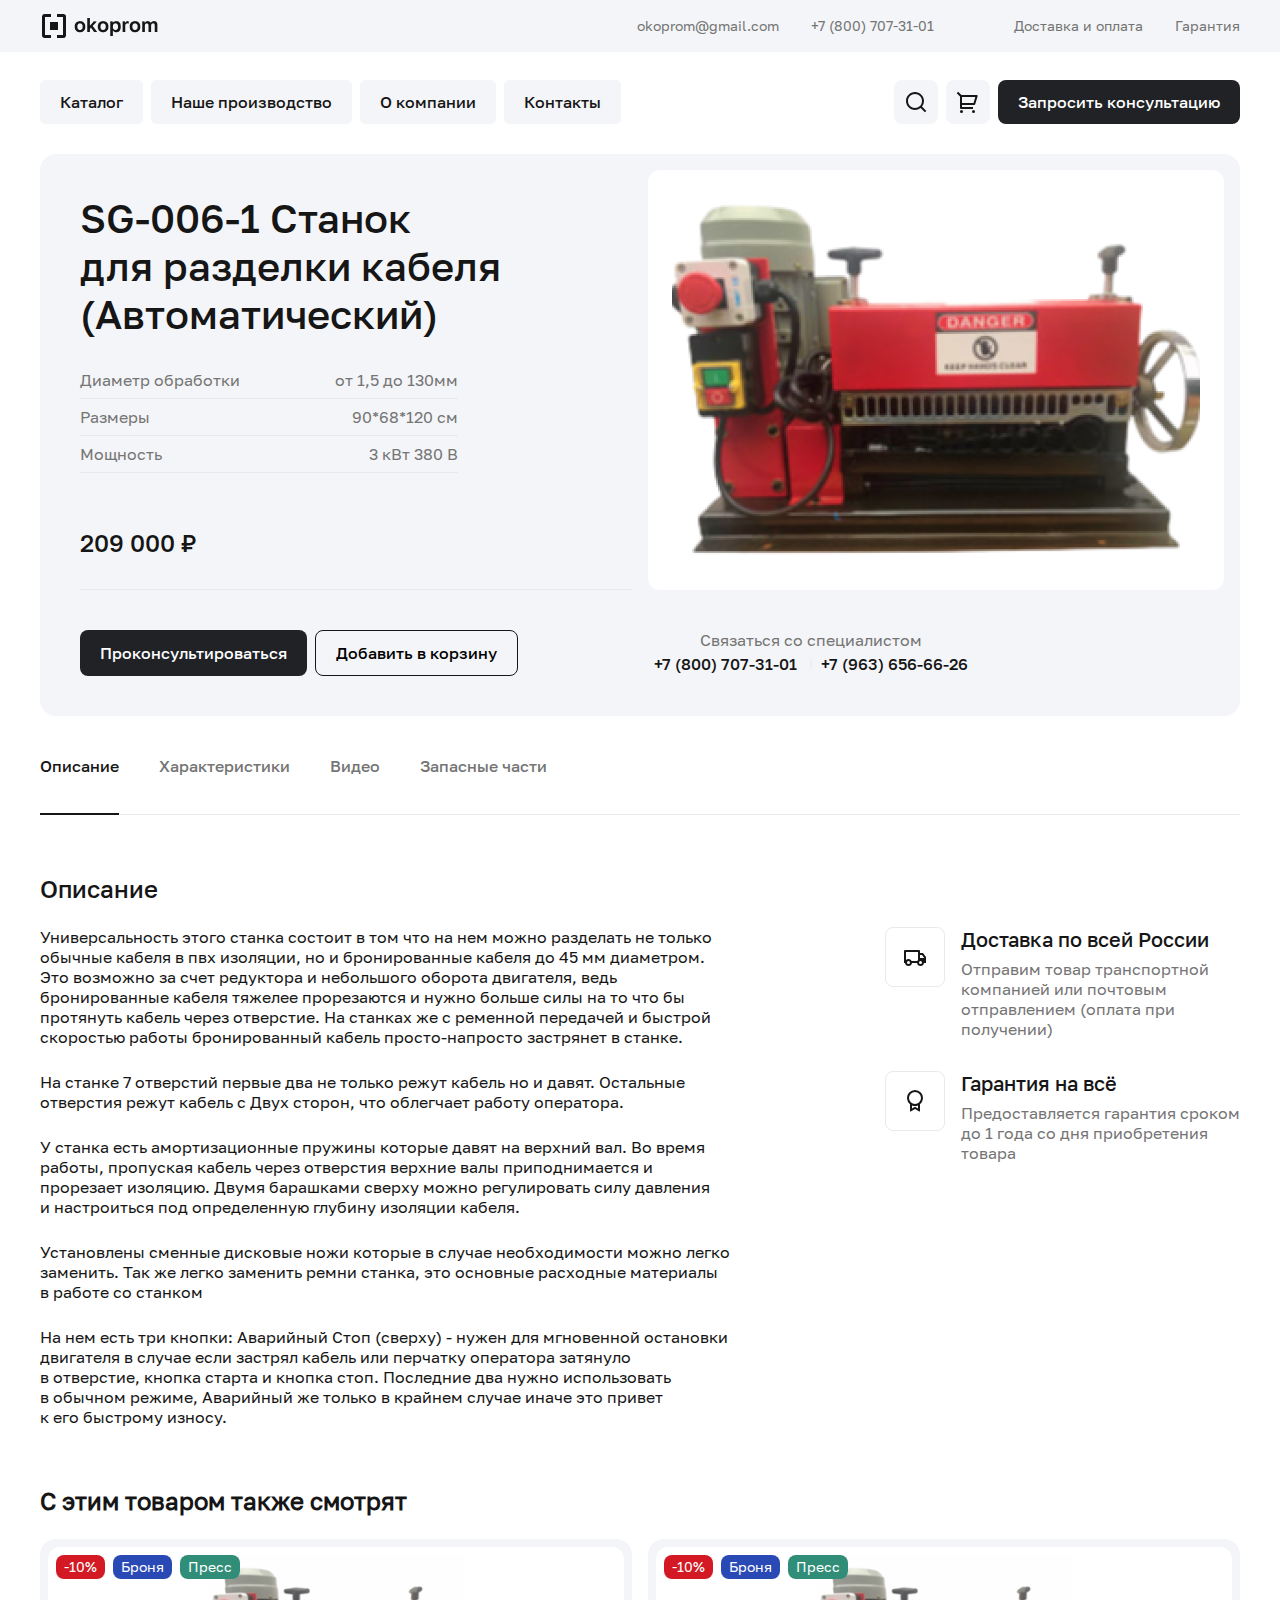
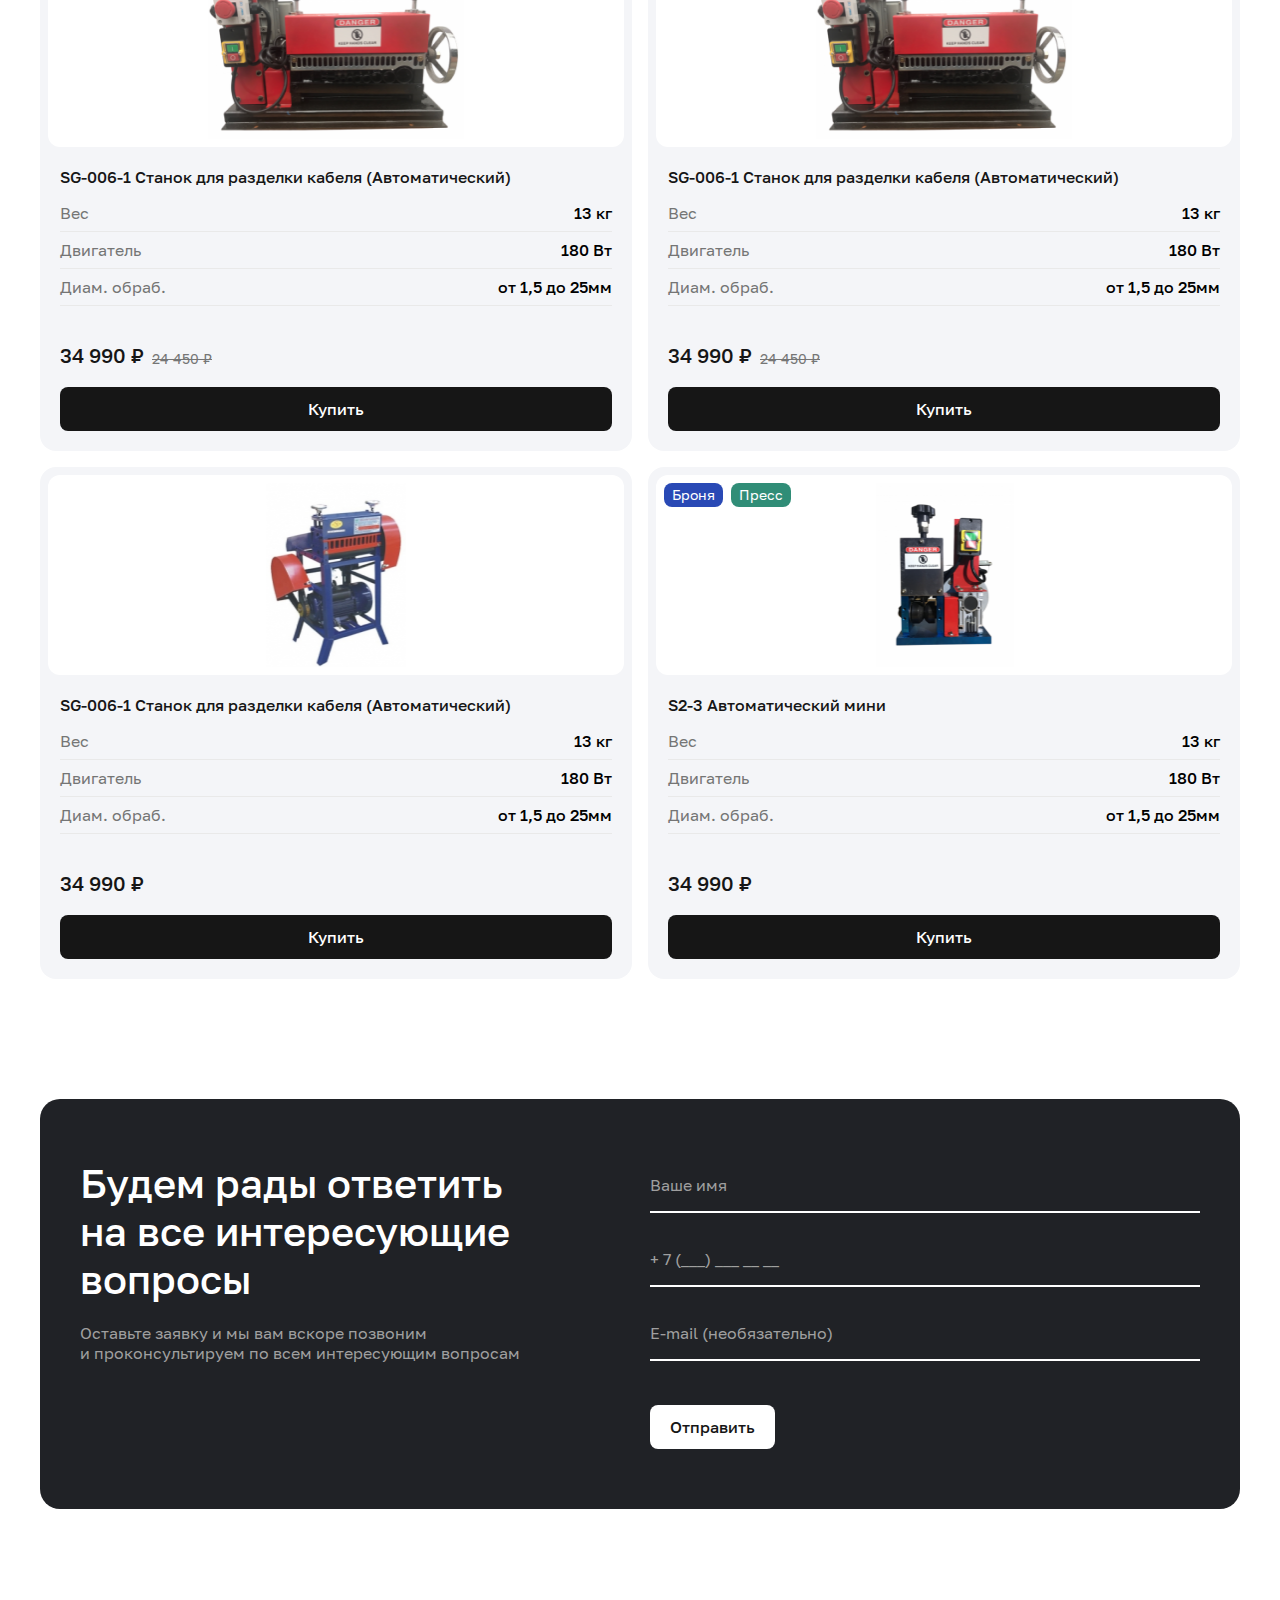
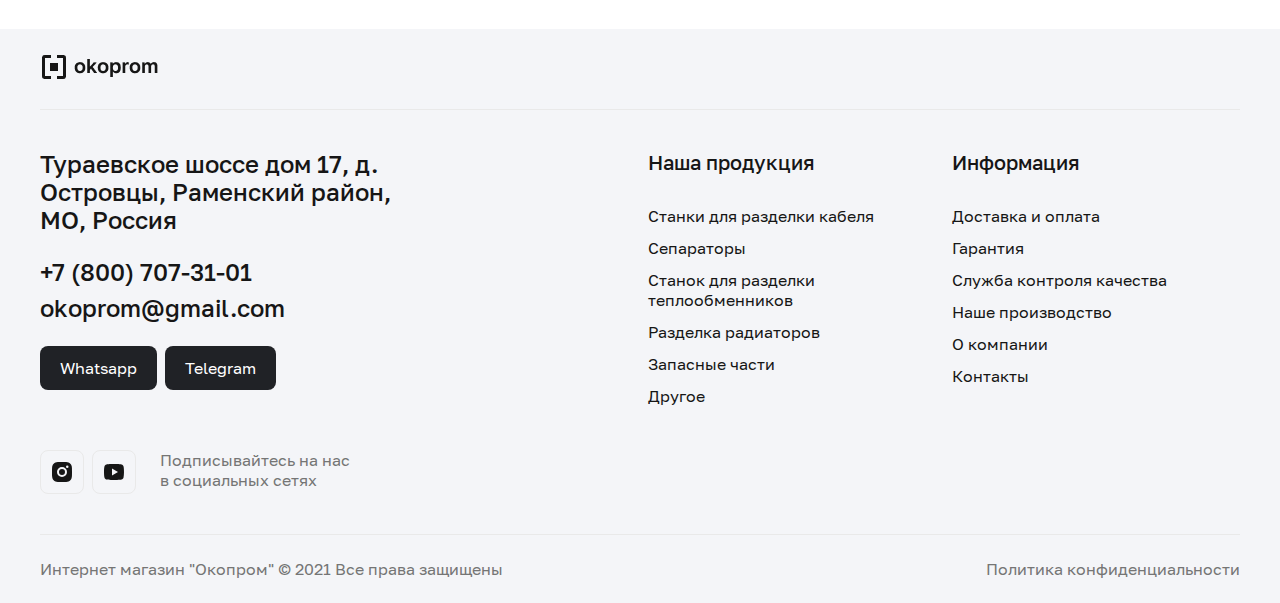
<file: product.html>
<!DOCTYPE html>
<html lang="ru">

<head>
  <meta charset="UTF-8">
  <meta name="viewport" content="width=device-width, initial-scale=1.0">
  <title>Страница товара</title>
  <link rel="stylesheet" href="css/style.min.css">
</head>

<body>

  <header class="header">
    <div class="header__top">
      <div class="container">
        <div class="header__top-inner">
          <a class="logo" href="index.html">
            <img src="images/logo.png" alt="Логотип">
          </a>
          <div class="header__top-info">
            <div class="header__info-box">
              <a class="header__info-email" href="mailto:okoprom@gmail.com">okoprom@gmail.com</a>
              <a class="header__info-phone" href="tel:+78007073101">+7 (800) 707-31-01</a>
            </div>
            <div class="header__info-box">
              <a class="header__info-delivery" href="product.html#">Доставка и оплата</a>
              <a class="header__info-warranty" href="product.html#">Гарантия</a>
            </div>
          </div>
        </div>
      </div>
    </div>
    <div class="header__bottom">
      <div class="container">
        <div class="header__bottom-inner">
          <nav class="header__bottom-nav" data-nav>
            <ul class="header__nav-list">
              <li class="header__nav-item">
                <a class="header__nav-link" href="catalog.html">Каталог</a>
              </li>
              <li class="header__nav-item">
                <a class="header__nav-link" href="catalog.html">Наше производство</a>
              </li>
              <li class="header__nav-item">
                <a class="header__nav-link" href="about.html">О компании</a>
              </li>
              <li class="header__nav-item">
                <a class="header__nav-link" href="contacts.html">Контакты</a>
              </li>
              <li class="header__nav-item">
                <a class="header__nav-link" href="delivery.html">Доставка и оплата</a>
              </li>
              <li class="header__nav-item">
                <a class="header__nav-link" href="warranty.html">Гарантия</a>
              </li>
            </ul>
            <button class="header__nav-btn">Запросить консультацию</button>
          </nav>
          <div class="header__bottom-profile">
            <div class="header__bottom-box">
              <a class="header__box-link" href="product.html#">
                <img src="images/icons/search-icon.svg" alt="Поиск">
              </a>
              <a class="header__box-link" href="product.html#">
                <img src="images/icons/cart-icon.svg" alt="Корзина">
              </a>
            </div>
            <button class="header__box-btn">Запросить консультацию</button>
          </div>
          <div class="burger" data-burger>
            <button class="burger__btn">
              <span class="burger__line"></span>
            </button>
          </div>
        </div>
      </div>
    </div>
  </header>
  <main class="main">
    <section class="product">
      <div class="container">
        <div class="product-card">
          <div class="product-card__content">
            <div class="product-card__content-inner">
              <div class="product-card__content-info">
                <div class="product-card__content-name">
                  SG-006-1 Станок для разделки кабеля (Автоматический)
                </div>
                <ul class="product-card__info-list">
                  <li class="product-card__info-item">
                    <span class="product-card__info-name">Диаметр обработки</span>
                    <span class="product-card__info-num">от 1,5 до 130мм</span>
                  </li>
                  <li class="product-card__info-item">
                    <span class="product-card__info-name">Размеры</span>
                    <span class="product-card__info-num">90*68*120 см</span>
                  </li>
                  <li class="product-card__info-item">
                    <span class="product-card__info-name">Мощность</span>
                    <span class="product-card__info-num">3 кВт 380 В</span>
                  </li>
                </ul>
                <div class="product-card__info-price">
                  209 000 ₽
                </div>
              </div>
              <div class="product-card__imgbox">
                <img class="product-card__img" src="images/content/product/img.png" alt="">
              </div>
            </div>
          </div>
          <div class="product-card__bottom">
            <div class="product-card__bottom-buttons">
              <button class="product-card__bottom-consultation">Проконсультироваться</button>
              <button class="product-card__bottom-cart">Добавить в корзину</button>
            </div>
            <div class="product-card__bottom-info">
              <div class="product-card__bottom-name">Связаться со специалистом</div>
              <div class="product-card__bottom-phonelist">
                <a class="product-card__bottom-phone" href="tel:+78007073101">+7 (800) 707-31-01</a>
                <a class="product-card__bottom-phone" href="tel:+79636566626">+7 (963) 656-66-26</a>
              </div>
            </div>
          </div>
        </div>
        <div class="product-tabs">
          <div class="product-tabs__buttons">
            <div class="product-tabs__button product-tabs__button--active" data-value="1">Описание</div>
            <div class="product-tabs__button" data-value="2">Характеристики</div>
            <div class="product-tabs__button" data-value="3">Видео</div>
            <div class="product-tabs__button" data-value="4">Запасные части</div>
          </div>
          <div class="product-tabs__tabs">
            <div class="product-tabs__item product-tabs__item--active" data-content="1">
              <h3 class="product-tabs__item-title">
                Описание
              </h3>
              <div class="product-tabs__description-inner">
                <div class="product-tabs__description-textbox">
                  <p class="product-tabs__description-text">
                    Универсальность этого станка состоит в том что на нем можно разделать не только обычные кабеля в пвх
                    изоляции, но и бронированные кабеля до 45 мм диаметром. Это возможно за счет редуктора и небольшого
                    оборота двигателя, ведь бронированные кабеля тяжелее прорезаются и нужно больше силы на то что бы
                    протянуть кабель через отверстие. На станках же с ременной передачей и быстрой скоростью работы
                    бронированный кабель просто-напросто застрянет в станке.
                  </p>
                  <p class="product-tabs__description-text">
                    На станке 7 отверстий первые два не только режут кабель но и давят. Остальные отверстия режут кабель
                    с
                    Двух сторон, что облегчает работу оператора.
                  </p>
                  <p class="product-tabs__description-text">
                    У станка есть амортизационные пружины которые давят на верхний вал. Во время работы, пропуская
                    кабель
                    через отверстия верхние валы приподнимается и прорезает изоляцию. Двумя барашками сверху можно
                    регулировать силу давления и настроиться под определенную глубину изоляции кабеля.
                  </p>
                  <p class="product-tabs__description-text">
                    Установлены сменные дисковые ножи которые в случае необходимости можно легко заменить. Так же легко
                    заменить ремни станка, это основные расходные материалы в работе со станком
                  </p>
                  <p class="product-tabs__description-text">
                    На нем есть три кнопки: Аварийный Стоп (сверху) - нужен для мгновенной остановки двигателя в случае
                    если
                    застрял кабель или перчатку оператора затянуло в отверстие, кнопка старта и кнопка стоп. Последние
                    два
                    нужно использовать в обычном режиме, Аварийный же только в крайнем случае иначе это привет
                    к его быстрому износу.
                  </p>
                </div>
                <div class="product-tabs__description-info">
                  <div class="categories__item">
                    <div class="categories__item-imgbox">
                      <img class="categories__item-img" src="images/content/categories/delivery.svg" alt="">
                    </div>
                    <div class="categories__item-content">
                      <div class="categories__content-name">
                        Доставка по всей России
                      </div>
                      <div class="categories__content-descr">
                        Отправим товар транспортной компанией или почтовым отправлением (оплата при получении)
                      </div>
                    </div>
                  </div>
                  <div class="categories__item">
                    <div class="categories__item-imgbox">
                      <img class="categories__item-img" src="images/content/categories/guarantee.svg" alt="">
                    </div>
                    <div class="categories__item-content">
                      <div class="categories__content-name">
                        Гарантия на всё
                      </div>
                      <div class="categories__content-descr">
                        Предоставляется гарантия сроком до 1 года со дня приобретения товара
                      </div>
                    </div>
                  </div>
                </div>
              </div>
            </div>
            <div class="product-tabs__item" data-content="2">
              <h3 class="product-tabs__item-title">
                Характеристики
              </h3>
              <div class="product-tabs__specifications-inner">
                <ul class="product-tabs__specifications-list">
                  <li class="product-tabs__specifications-item">
                    <span class="product-tabs__specifications-name">Диапазон входа</span>
                    <span class="product-tabs__specifications-num">1-45 мм</span>
                  </li>
                  <li class="product-tabs__specifications-item">
                    <span class="product-tabs__specifications-name">Размеры изделия</span>
                    <span class="product-tabs__specifications-num">63х37х48 см</span>
                  </li>
                  <li class="product-tabs__specifications-item">
                    <span class="product-tabs__specifications-name">Вес изделия</span>
                    <span class="product-tabs__specifications-num">77 кг</span>
                  </li>
                  <li class="product-tabs__specifications-item">
                    <span class="product-tabs__specifications-name">Среднее производство</span>
                    <span class="product-tabs__specifications-num">Свыше 500 кг</span>
                  </li>
                  <li class="product-tabs__specifications-item">
                    <span class="product-tabs__specifications-name">Мощность двигателя</span>
                    <span class="product-tabs__specifications-num">1,5 кВт</span>
                  </li>
                  <li class="product-tabs__specifications-item">
                    <span class="product-tabs__specifications-name">Напряжение</span>
                    <span class="product-tabs__specifications-num">220 Вольт</span>
                  </li>
                </ul>
              </div>
            </div>
            <div class="product-tabs__item" data-content="3">
              <h3 class="product-tabs__item-title">
                Видео
              </h3>
              <img src="images/video.jpg" alt="">
            </div>
            <div class="product-tabs__item" data-content="4">
              <h3 class="product-tabs__item-title">
                Запасные части
              </h3>
              <div class="product-tabs__spare">
                <div class="product-tabs__spare-items">
                  <div class="product-tabs__spare-item">
                    <div class="product-tabs__spare-top">
                      <img class="product-tabs__spare-img" src="images/content/spare/1.png" alt="">
                    </div>
                    <div class="product-tabs__spare-content">
                      <div class="product-tabs__spare-name">
                        Звездочка для цепи
                      </div>
                    </div>
                    <div class="product-tabs__spare-bottom">
                      <div class="product-tabs__spare-price">
                        600 ₽
                      </div>
                      <a class="product-tabs__spare-link" href="product.html#">Купить</a>
                    </div>
                  </div>
                  <div class="product-tabs__spare-item">
                    <div class="product-tabs__spare-top">
                      <img class="product-tabs__spare-img" src="images/content/spare/2.png" alt="">
                    </div>
                    <div class="product-tabs__spare-content">
                      <div class="product-tabs__spare-name">
                        Кнопка Стопа аварийная
                      </div>
                    </div>
                    <div class="product-tabs__spare-bottom">
                      <div class="product-tabs__spare-price">
                        500 ₽
                      </div>
                      <a class="product-tabs__spare-link" href="product.html#">Купить</a>
                    </div>
                  </div>
                  <div class="product-tabs__spare-item">
                    <div class="product-tabs__spare-top">
                      <img class="product-tabs__spare-img" src="images/content/spare/3.png" alt="">
                    </div>
                    <div class="product-tabs__spare-content">
                      <div class="product-tabs__spare-name">
                        Рукоятка
                      </div>
                    </div>
                    <div class="product-tabs__spare-bottom">
                      <div class="product-tabs__spare-price">
                        200 ₽
                      </div>
                      <a class="product-tabs__spare-link" href="product.html#">Купить</a>
                    </div>
                  </div>
                  <div class="product-tabs__spare-item">
                    <div class="product-tabs__spare-top">
                      <img class="product-tabs__spare-img" src="images/content/spare/4.png" alt="">
                    </div>
                    <div class="product-tabs__spare-content">
                      <div class="product-tabs__spare-name">
                        Нож дисковый
                      </div>
                    </div>
                    <div class="product-tabs__spare-bottom">
                      <div class="product-tabs__spare-price">
                        400 ₽
                      </div>
                      <a class="product-tabs__spare-link" href="product.html#">Купить</a>
                    </div>
                  </div>
                </div>
              </div>
            </div>
          </div>
        </div>
        <div class="product-list">
          <h3 class="product-list__title">
            С этим товаром также смотрят
          </h3>
          <div class="product-list__items">
            <div class="product-item product-item--sale product-item--armor product-item--press">
              <div class="product-item__top">
                <div class="product-item__top-mod">
                  <div class="product-item-sale">-10%</div>
                  <div class="product-item-armor">Броня</div>
                  <div class="product-item-press">Пресс</div>
                </div>
                <img class="product-item__top-img" src="images/content/product/2.png" alt="">
              </div>
              <div class="product-item__content">
                <div class="product-item__content-name">
                  SG-006-1 Станок для разделки кабеля (Автоматический)
                </div>
                <ul class="product-item__info-list">
                  <li class="product-item__info-item">
                    <span class="product-item__info-name">Вес</span>
                    <span class="product-item__info-num">13 кг</span>
                  </li>
                  <li class="product-item__info-item">
                    <span class="product-item__info-name">Двигатель</span>
                    <span class="product-item__info-num">180 Вт</span>
                  </li>
                  <li class="product-item__info-item">
                    <span class="product-item__info-name">Диам. обраб.</span>
                    <span class="product-item__info-num">от 1,5 до 25мм</span>
                  </li>
                </ul>
              </div>
              <div class="product-item__bottom">
                <div class="product-item__price">
                  <div class="product-item__price-new">
                    <span>34 990</span> ₽
                  </div>
                  <div class="product-item__price-old">
                    <span>24 450</span> ₽
                  </div>
                </div>
                <div class="product-item__bottom-box">
                  <a class="product-item__link" href="product.html">Купить</a>
                </div>
              </div>
            </div>
            <div class="product-item product-item--sale product-item--armor product-item--press">
              <div class="product-item__top">
                <div class="product-item__top-mod">
                  <div class="product-item-sale">-10%</div>
                  <div class="product-item-armor">Броня</div>
                  <div class="product-item-press">Пресс</div>
                </div>
                <img class="product-item__top-img" src="images/content/product/2.png" alt="">
              </div>
              <div class="product-item__content">
                <div class="product-item__content-name">
                  SG-006-1 Станок для разделки кабеля (Автоматический)
                </div>
                <ul class="product-item__info-list">
                  <li class="product-item__info-item">
                    <span class="product-item__info-name">Вес</span>
                    <span class="product-item__info-num">13 кг</span>
                  </li>
                  <li class="product-item__info-item">
                    <span class="product-item__info-name">Двигатель</span>
                    <span class="product-item__info-num">180 Вт</span>
                  </li>
                  <li class="product-item__info-item">
                    <span class="product-item__info-name">Диам. обраб.</span>
                    <span class="product-item__info-num">от 1,5 до 25мм</span>
                  </li>
                </ul>
              </div>
              <div class="product-item__bottom">
                <div class="product-item__price">
                  <div class="product-item__price-new">
                    <span>34 990</span> ₽
                  </div>
                  <div class="product-item__price-old">
                    <span>24 450</span> ₽
                  </div>
                </div>
                <div class="product-item__bottom-box">
                  <a class="product-item__link" href="product.html">Купить</a>
                </div>
              </div>
            </div>
            <div class="product-item">
              <div class="product-item__top">
                <div class="product-item__top-mod">
                  <div class="product-item-sale">-10%</div>
                  <div class="product-item-armor">Броня</div>
                  <div class="product-item-press">Пресс</div>
                </div>
                <img class="product-item__top-img" src="images/content/product/3.png" alt="">
              </div>
              <div class="product-item__content">
                <div class="product-item__content-name">
                  SG-006-1 Станок для разделки кабеля (Автоматический)
                </div>
                <ul class="product-item__info-list">
                  <li class="product-item__info-item">
                    <span class="product-item__info-name">Вес</span>
                    <span class="product-item__info-num">13 кг</span>
                  </li>
                  <li class="product-item__info-item">
                    <span class="product-item__info-name">Двигатель</span>
                    <span class="product-item__info-num">180 Вт</span>
                  </li>
                  <li class="product-item__info-item">
                    <span class="product-item__info-name">Диам. обраб.</span>
                    <span class="product-item__info-num">от 1,5 до 25мм</span>
                  </li>
                </ul>
              </div>
              <div class="product-item__bottom">
                <div class="product-item__price">
                  <div class="product-item__price-new">
                    <span>34 990</span> ₽
                  </div>
                  <div class="product-item__price-old">
                    <span>24 450</span> ₽
                  </div>
                </div>
                <div class="product-item__bottom-box">
                  <a class="product-item__link" href="product.html">Купить</a>
                </div>
              </div>
            </div>
            <div class="product-item product-item--armor product-item--press">
              <div class="product-item__top">
                <div class="product-item__top-mod">
                  <div class="product-item-sale">-10%</div>
                  <div class="product-item-armor">Броня</div>
                  <div class="product-item-press">Пресс</div>
                </div>
                <img class="product-item__top-img" src="images/content/product/1.png" alt="">
              </div>
              <div class="product-item__content">
                <div class="product-item__content-name">
                  S2-3 Автоматический мини
                </div>
                <ul class="product-item__info-list">
                  <li class="product-item__info-item">
                    <span class="product-item__info-name">Вес</span>
                    <span class="product-item__info-num">13 кг</span>
                  </li>
                  <li class="product-item__info-item">
                    <span class="product-item__info-name">Двигатель</span>
                    <span class="product-item__info-num">180 Вт</span>
                  </li>
                  <li class="product-item__info-item">
                    <span class="product-item__info-name">Диам. обраб.</span>
                    <span class="product-item__info-num">от 1,5 до 25мм</span>
                  </li>
                </ul>
              </div>
              <div class="product-item__bottom">
                <div class="product-item__price">
                  <div class="product-item__price-new">
                    <span>34 990</span> ₽
                  </div>
                  <div class="product-item__price-old">
                    <span>24 450</span> ₽
                  </div>
                </div>
                <div class="product-item__bottom-box">
                  <a class="product-item__link" href="product.html">Купить</a>
                </div>
              </div>
            </div>
          </div>
        </div>
      </div>
    </section>
    <section class="feedback-form">
      <div class="container">
        <div class="feedback-form__inner">
          <div class="feedback-form__content">
            <h2 class="feedback-form__title">
              Будем рады ответить на все интересующие вопросы
            </h2>
            <p class="feedback-form__text">
              Оставьте заявку и мы вам вскоре позвоним и проконсультируем по всем интересующим вопросам
            </p>
          </div>
          <form class="feedback-form__form" action="product.html#">
            <input class="feedback-form__input" type="text" placeholder="Ваше имя" required>
            <input class="feedback-form__input" type="tel" data-phone-pattern placeholder="+ 7 (___) ___ __ __"
              required>
            <input class="feedback-form__input" type="email" placeholder="E-mail (необязательно)">
            <button class="feedback-form__btn" type="submit">Отправить</button>
          </form>
        </div>
      </div>
    </section>
  </main>
  <footer class="footer">
    <div class="container">
      <div class="footer__top">
        <a class="logo" href="index.html">
          <img src="images/logo.png" alt="Логотип">
        </a>
      </div>
      <div class="footer__content">
        <div class="footer__info">
          <address class="footer__info-address">
            Тураевское шоссе дом 17, д. Островцы, Раменский район, МО, Россия
          </address>
          <div class="footer__info-box">
            <a class="footer__box-link" href="tel:+78007073101">+7 (800) 707-31-01</a>
            <a class="footer__box-link" href="mailto:okoprom@gmail.com">okoprom@gmail.com</a>
          </div>
          <div class="footer__info-links">
            <a class="footer__link" href="product.html#">Whatsapp</a>
            <a class="footer__link" href="product.html#">Telegram</a>
          </div>
          <div class="footer__info-socials">
            <div class="footer__socials-box">
              <a class="footer__socials-link" href="product.html#">
                <img src="images/icons/instagram.svg" alt="Логотип компании Instagram">
              </a>
              <a class="footer__socials-link" href="product.html#">
                <img src="images/icons/youtube.svg" alt="Логотип компании YouTube">
              </a>
            </div>
            <p class="footer__socials-descr">
              Подписывайтесь на нас в социальных сетях
            </p>
          </div>
        </div>
        <div class="footer__wrapper">
          <div class="footer__nav">
            <div class="footer__nav-title">
              Наша продукция
            </div>
            <ul class="footer__nav-list">
              <li class="footer__nav-item">
                <a class="footer__nav-link" href="catalog.html">Станки для разделки кабеля</a>
              </li>
              <li class="footer__nav-item">
                <a class="footer__nav-link" href="catalog.html">Сепараторы</a>
              </li>
              <li class="footer__nav-item">
                <a class="footer__nav-link" href="catalog.html">Станок для разделки теплообменников</a>
              </li>
              <li class="footer__nav-item">
                <a class="footer__nav-link" href="catalog.html">Разделка радиаторов</a>
              </li>
              <li class="footer__nav-item">
                <a class="footer__nav-link" href="catalog.html">Запасные части</a>
              </li>
              <li class="footer__nav-item">
                <a class="footer__nav-link" href="catalog.html">Другое</a>
              </li>
            </ul>
          </div>
          <div class="footer__nav">
            <div class="footer__nav-title">
              Информация
            </div>
            <ul class="footer__nav-list">
              <li class="footer__nav-item">
                <a class="footer__nav-link" href="delivery.html">Доставка и оплата</a>
              </li>
              <li class="footer__nav-item">
                <a class="footer__nav-link" href="warranty.html">Гарантия</a>
              </li>
              <li class="footer__nav-item">
                <a class="footer__nav-link" href="product.html#">Служба контроля качества</a>
              </li>
              <li class="footer__nav-item">
                <a class="footer__nav-link" href="catalog.html">Наше производство</a>
              </li>
              <li class="footer__nav-item">
                <a class="footer__nav-link" href="about.html">О компании</a>
              </li>
              <li class="footer__nav-item">
                <a class="footer__nav-link" href="contacts.html">Контакты</a>
              </li>
            </ul>
          </div>
        </div>
      </div>
      <div class="footer__bottom">
        <div class="footer__copy">
          Интернет магазин "Окопром" © 2021 Все права защищены
        </div>
        <a class="footer__bottom-link" href="product.html#">
          Политика конфиденциальности
        </a>
      </div>
    </div>
  </footer>

  <script src="js/main.min.js"></script>
</body>

</html>
</file>
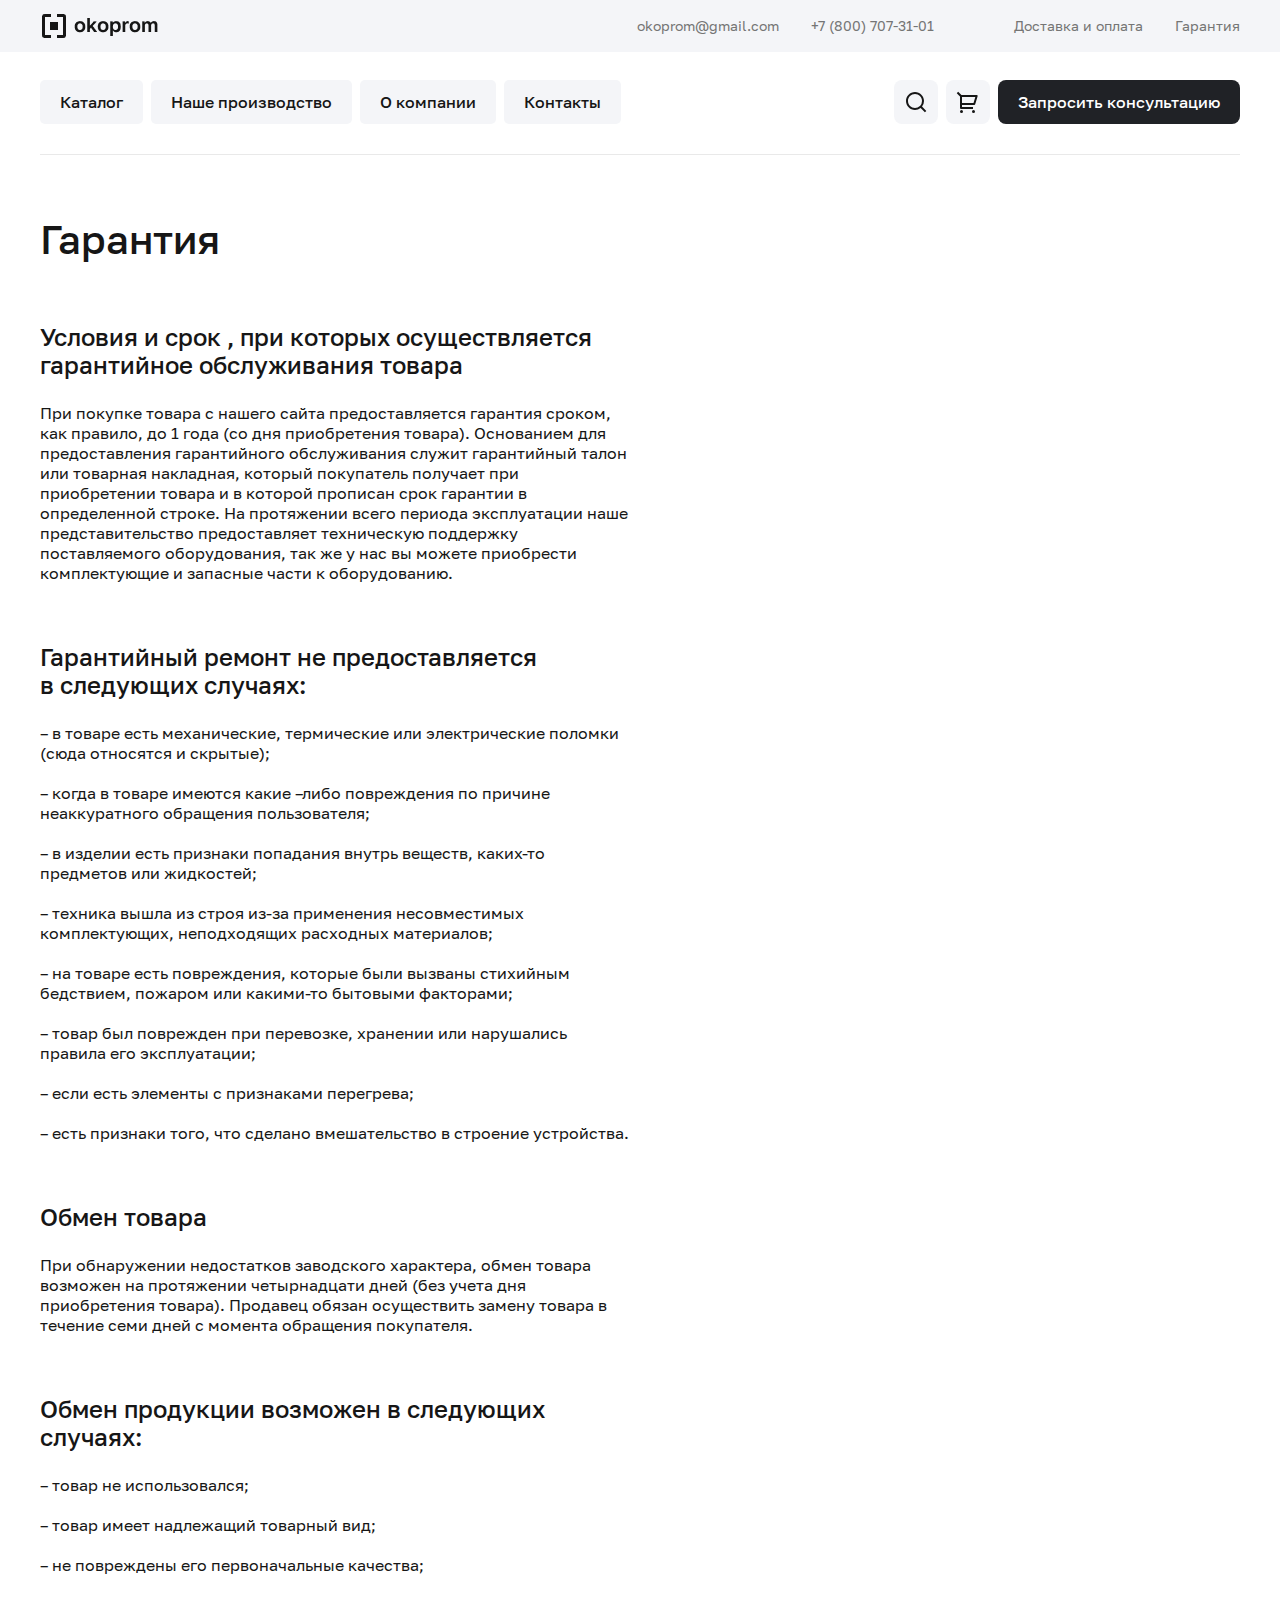
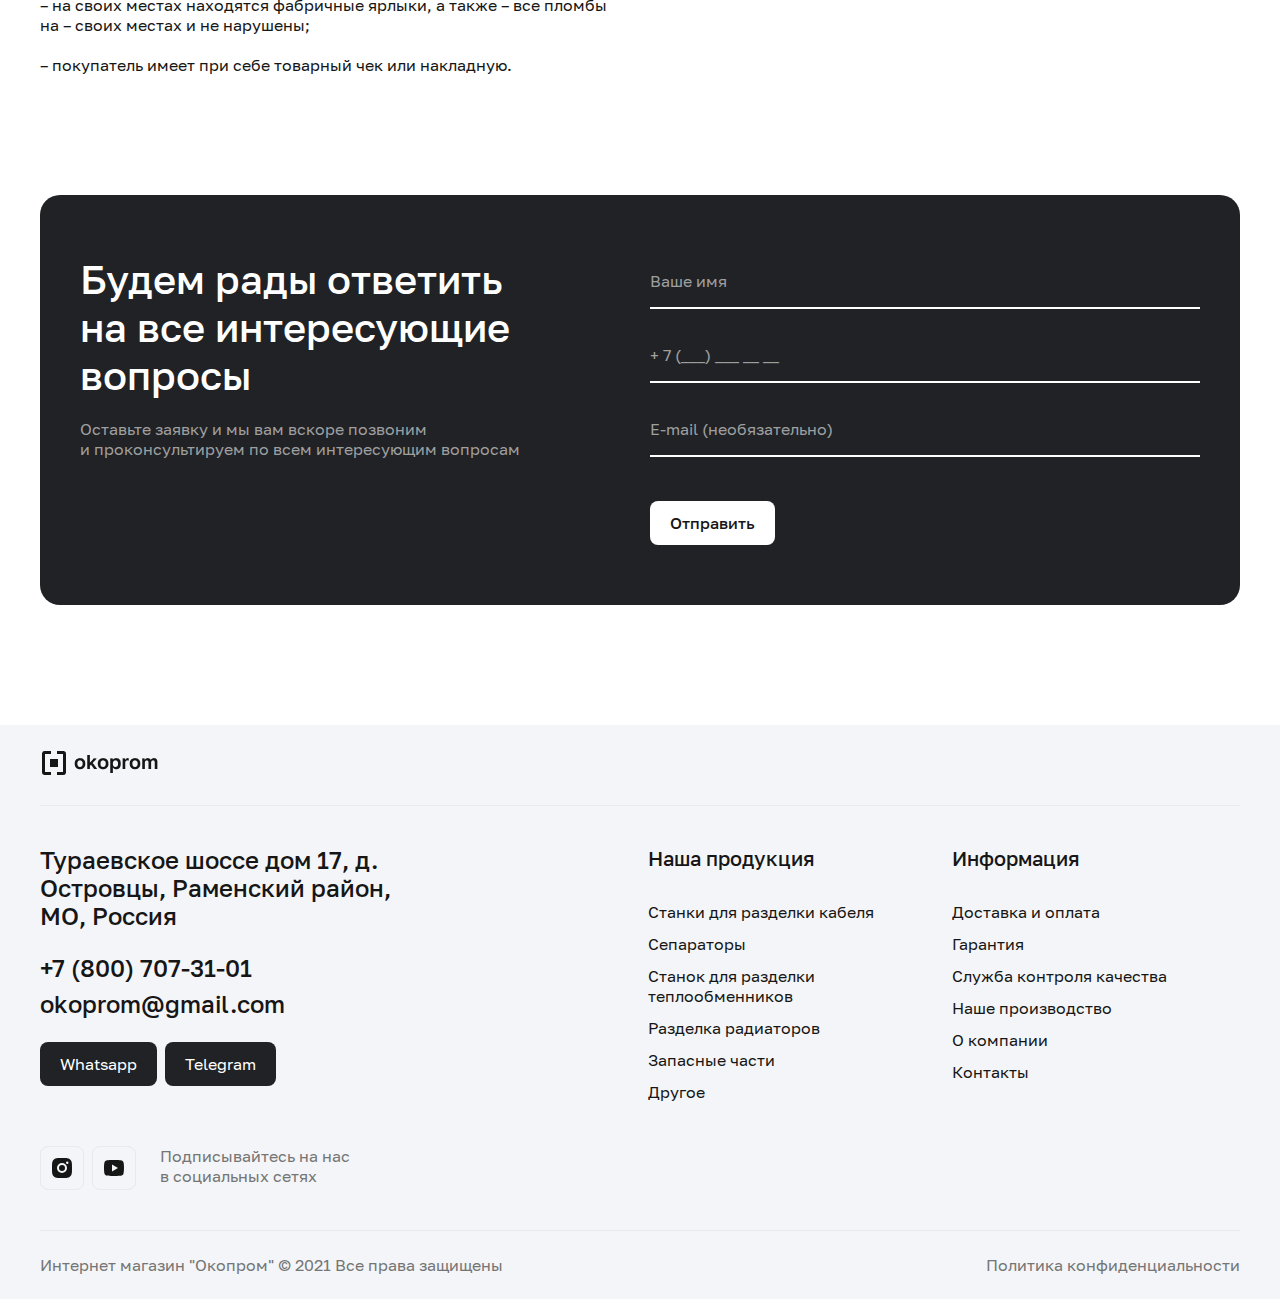
<file: warranty.html>
<!DOCTYPE html>
<html lang="ru">

<head>
  <meta charset="UTF-8">
  <meta name="viewport" content="width=device-width, initial-scale=1.0">
  <title>Гарантия</title>
  <link rel="stylesheet" href="css/style.min.css">
</head>

<body>

  <header class="header header-line">
    <div class="header__top">
      <div class="container">
        <div class="header__top-inner">
          <a class="logo" href="index.html">
            <img src="images/logo.png" alt="Логотип">
          </a>
          <div class="header__top-info">
            <div class="header__info-box">
              <a class="header__info-email" href="mailto:okoprom@gmail.com">okoprom@gmail.com</a>
              <a class="header__info-phone" href="tel:+78007073101">+7 (800) 707-31-01</a>
            </div>
            <div class="header__info-box">
              <a class="header__info-delivery" href="delivery.html">Доставка и оплата</a>
              <a class="header__info-warranty" href="warranty.html">Гарантия</a>
            </div>
          </div>
        </div>
      </div>
    </div>
    <div class="header__bottom">
      <div class="container">
        <div class="header__bottom-inner">
          <nav class="header__bottom-nav" data-nav>
            <ul class="header__nav-list">
              <li class="header__nav-item">
                <a class="header__nav-link" href="catalog.html">Каталог</a>
              </li>
              <li class="header__nav-item">
                <a class="header__nav-link" href="catalog.html">Наше производство</a>
              </li>
              <li class="header__nav-item">
                <a class="header__nav-link" href="about.html">О компании</a>
              </li>
              <li class="header__nav-item">
                <a class="header__nav-link" href="contacts.html">Контакты</a>
              </li>
              <li class="header__nav-item">
                <a class="header__nav-link" href="delivery.html">Доставка и оплата</a>
              </li>
              <li class="header__nav-item">
                <a class="header__nav-link" href="warranty.html">Гарантия</a>
              </li>
            </ul>
            <button class="header__nav-btn">Запросить консультацию</button>
          </nav>
          <div class="header__bottom-profile">
            <div class="header__bottom-box">
              <a class="header__box-link" href="warranty.html#">
                <img src="images/icons/search-icon.svg" alt="Поиск">
              </a>
              <a class="header__box-link" href="warranty.html#">
                <img src="images/icons/cart-icon.svg" alt="Корзина">
              </a>
            </div>
            <button class="header__box-btn">Запросить консультацию</button>
          </div>
          <div class="burger" data-burger>
            <button class="burger__btn">
              <span class="burger__line"></span>
            </button>
          </div>
        </div>
      </div>
    </div>
  </header>
  <main class="main">
    <section class="warranty">
      <div class="container">
        <h2 class="warranty__title">
          Гарантия
        </h2>
        <div class="warranty__inner">
          <div class="warranty__item">
            <h4 class="warranty__item-title">
              Условия и срок , при которых осуществляется гарантийное обслуживания товара
            </h4>
            <p class="warranty__item-text">
              При покупке товара с нашего сайта предоставляется гарантия сроком, как правило, до 1 года (со дня
              приобретения товара). Основанием для предоставления гарантийного обслуживания служит гарантийный талон или
              товарная накладная, который покупатель получает при приобретении товара и в которой прописан срок гарантии
              в определенной строке. На протяжении всего периода эксплуатации наше представительство предоставляет
              техническую поддержку поставляемого оборудования, так же у нас вы можете приобрести комплектующие и
              запасные части к оборудованию.
            </p>
          </div>
          <div class="warranty__item">
            <h4 class="warranty__item-title">
              Гарантийный ремонт не предоставляется в следующих случаях:
            </h4>
            <ul class="warranty__item-list">
              <li class="warranty__item-item">
                – в товаре есть механические, термические или электрические поломки (сюда относятся и скрытые);
              </li>
              <li class="warranty__item-item">
                – когда в товаре имеются какие –либо повреждения по причине неаккуратного обращения пользователя;
              </li>
              <li class="warranty__item-item">
                – в изделии есть признаки попадания внутрь веществ, каких-то предметов или жидкостей;
              </li>
              <li class="warranty__item-item">
                – техника вышла из строя из-за применения несовместимых комплектующих, неподходящих расходных
                материалов;
              </li>
              <li class="warranty__item-item">
                – на товаре есть повреждения, которые были вызваны стихийным бедствием, пожаром или какими-то бытовыми
                факторами;
              </li>
              <li class="warranty__item-item">
                – товар был поврежден при перевозке, хранении или нарушались правила его эксплуатации;
              </li>
              <li class="warranty__item-item">
                – если есть элементы с признаками перегрева;
              </li>
              <li class="warranty__item-item">
                – есть признаки того, что сделано вмешательство в строение устройства.
              </li>
            </ul>
          </div>
          <div class="warranty__item">
            <h4 class="warranty__item-title">
              Обмен товара
            </h4>
            <p class="warranty__item-text">
              При обнаружении недостатков заводского характера, обмен товара возможен на протяжении четырнадцати дней
              (без учета дня приобретения товара). Продавец обязан осуществить замену товара в течение семи дней с
              момента обращения покупателя.
            </p>
          </div>
          <div class="warranty__item">
            <h4 class="warranty__item-title">
              Обмен продукции возможен в следующих случаях:
            </h4>
            <ul class="warranty__item-list">
              <li class="warranty__item-item">
                – товар не использовался;
              </li>
              <li class="warranty__item-item">
                – товар имеет надлежащий товарный вид;
              </li>
              <li class="warranty__item-item">
                – не повреждены его первоначальные качества;
              </li>
              <li class="warranty__item-item">
                – на своих местах находятся фабричные ярлыки, а также – все пломбы на – своих местах и не нарушены;
              </li>
              <li class="warranty__item-item">
                – покупатель имеет при себе товарный чек или накладную.
              </li>
            </ul>
          </div>
        </div>
      </div>
    </section>
    <section class="feedback-form">
      <div class="container">
        <div class="feedback-form__inner">
          <div class="feedback-form__content">
            <h2 class="feedback-form__title">
              Будем рады ответить на все интересующие вопросы
            </h2>
            <p class="feedback-form__text">
              Оставьте заявку и мы вам вскоре позвоним и проконсультируем по всем интересующим вопросам
            </p>
          </div>
          <form class="feedback-form__form" action="warranty.html#">
            <input class="feedback-form__input" type="text" placeholder="Ваше имя" required>
            <input class="feedback-form__input" type="tel" data-phone-pattern placeholder="+ 7 (___) ___ __ __" required>
            <input class="feedback-form__input" type="email" placeholder="E-mail (необязательно)">
            <button class="feedback-form__btn" type="submit">Отправить</button>
          </form>
        </div>
      </div>
    </section>
  </main>
  <footer class="footer">
    <div class="container">
      <div class="footer__top">
        <a class="logo" href="index.html">
          <img src="images/logo.png" alt="Логотип">
        </a>
      </div>
      <div class="footer__content">
        <div class="footer__info">
          <address class="footer__info-address">
            Тураевское шоссе дом 17, д. Островцы, Раменский район, МО, Россия
          </address>
          <div class="footer__info-box">
            <a class="footer__box-link" href="tel:+78007073101">+7 (800) 707-31-01</a>
            <a class="footer__box-link" href="mailto:okoprom@gmail.com">okoprom@gmail.com</a>
          </div>
          <div class="footer__info-links">
            <a class="footer__link" href="warranty.html#">Whatsapp</a>
            <a class="footer__link" href="warranty.html#">Telegram</a>
          </div>
          <div class="footer__info-socials">
            <div class="footer__socials-box">
              <a class="footer__socials-link" href="warranty.html#">
                <img src="images/icons/instagram.svg" alt="Логотип компании Instagram">
              </a>
              <a class="footer__socials-link" href="warranty.html#">
                <img src="images/icons/youtube.svg" alt="Логотип компании YouTube">
              </a>
            </div>
            <p class="footer__socials-descr">
              Подписывайтесь на нас в социальных сетях
            </p>
          </div>
        </div>
        <div class="footer__wrapper">
          <div class="footer__nav">
            <div class="footer__nav-title">
              Наша продукция
            </div>
            <ul class="footer__nav-list">
              <li class="footer__nav-item">
                <a class="footer__nav-link" href="catalog.html">Станки для разделки кабеля</a>
              </li>
              <li class="footer__nav-item">
                <a class="footer__nav-link" href="catalog.html">Сепараторы</a>
              </li>
              <li class="footer__nav-item">
                <a class="footer__nav-link" href="catalog.html">Станок для разделки теплообменников</a>
              </li>
              <li class="footer__nav-item">
                <a class="footer__nav-link" href="catalog.html">Разделка радиаторов</a>
              </li>
              <li class="footer__nav-item">
                <a class="footer__nav-link" href="catalog.html">Запасные части</a>
              </li>
              <li class="footer__nav-item">
                <a class="footer__nav-link" href="catalog.html">Другое</a>
              </li>
            </ul>
          </div>
          <div class="footer__nav">
            <div class="footer__nav-title">
              Информация
            </div>
            <ul class="footer__nav-list">
              <li class="footer__nav-item">
                <a class="footer__nav-link" href="delivery.html">Доставка и оплата</a>
              </li>
              <li class="footer__nav-item">
                <a class="footer__nav-link" href="warranty.html">Гарантия</a>
              </li>
              <li class="footer__nav-item">
                <a class="footer__nav-link" href="warranty.html#">Служба контроля качества</a>
              </li>
              <li class="footer__nav-item">
                <a class="footer__nav-link" href="catalog.html">Наше производство</a>
              </li>
              <li class="footer__nav-item">
                <a class="footer__nav-link" href="about.html">О компании</a>
              </li>
              <li class="footer__nav-item">
                <a class="footer__nav-link" href="contacts.html">Контакты</a>
              </li>
            </ul>
          </div>
        </div>
      </div>
      <div class="footer__bottom">
        <div class="footer__copy">
          Интернет магазин "Окопром" © 2021 Все права защищены
        </div>
        <a class="footer__bottom-link" href="warranty.html#">
          Политика конфиденциальности
        </a>
      </div>
    </div>
  </footer>

  <script src="js/main.min.js"></script>
</body>

</html>
</file>
<file: css/style.min.css>
body{font-family:"Golos-Regular",sans-serif;font-weight:400}.warranty__item-title,.delivery__item-title,.jurist-info__box-info,.jurist-info__box-title,.jurist-info__title,.contacts__messengers-link,.interest__box-title,.about__item-num,.product-tabs__spare-link,.product-tabs__spare-price,.product-tabs__spare-name,.product-tabs__specifications-num,.product-tabs__item-title,.product-tabs__button,.product-card__bottom-phone,.product-card__bottom-cart,.product-card__bottom-consultation,.product-card__info-price,.product-item__link,.product-item__price-new,.product-item__info-num,.product-item__content-name,.products .show-more,.products__tab span,.feedback-form__btn,.categories__content-name,.goods__item-name,.banner-slider__more-link,.footer__nav-title,.footer__box-link,.footer__info-address,.header__box-btn,.header__nav-btn,.header__nav-link,.contacts__messengers-name,.contacts__socials-name,.contacts__address-name,.contacts__email-name,.contacts__phone-name,.contacts__time-name,.warranty__title,.delivery__title,.contacts__title,.interest__title,.about__title,.product-card__content-name,.products__title,.feedback-form__title,.partners__title,.categories__title,.goods__title,.banner-slider__content-name{font-family:"Golos-Medium",sans-serif;font-weight:500}.warranty__title,.delivery__title,.contacts__title,.interest__title,.about__title,.product-card__content-name,.products__title,.feedback-form__title,.partners__title,.categories__title,.goods__title,.banner-slider__content-name{font-size:40px;line-height:48px}@media(max-width: 612px){.warranty__title,.delivery__title,.contacts__title,.interest__title,.about__title,.product-card__content-name,.products__title,.feedback-form__title,.partners__title,.categories__title,.goods__title,.banner-slider__content-name{font-size:24px;line-height:28px}}.contacts__messengers-name,.contacts__socials-name,.contacts__address-name,.contacts__email-name,.contacts__phone-name,.contacts__time-name{display:block;color:#757575}@media(max-width: 612px){.contacts__messengers-name,.contacts__socials-name,.contacts__address-name,.contacts__email-name,.contacts__phone-name,.contacts__time-name{font-size:14px;line-height:16px}}@font-face{font-family:"Golos-Regular";font-weight:400;font-style:normal;src:local("Golos-Regular"),url("../fonts/Golos-Regular.woff") format("woff"),url("../fonts/Golos-Regular.woff2") format("woff2");font-display:swap}@font-face{font-family:"Golos-Medium";font-weight:500;font-style:normal;src:local("Golos-Medium"),url("../fonts/Golos-Medium.woff") format("woff"),url("../fonts/Golos-Medium.woff2") format("woff2");font-display:swap}html{-webkit-box-sizing:border-box;box-sizing:border-box}*,*::after,*::before{-webkit-box-sizing:inherit;box-sizing:inherit}ul,ol{padding:0}body,h1,h2,h3,h4,h5,h6,p,ul,ol,li,figure,figcaption,blockquote,dl,dd{margin:0}ul[class]{list-style:none}img{max-width:100%;display:block}input,button,textarea,select{font:inherit}a{text-decoration:none}@font-face{font-family:"swiper-icons";src:url("data:application/font-woff;charset=utf-8;base64, [base64]//wADZ2x5ZgAAAywAAADMAAAD2MHtryVoZWFkAAABbAAAADAAAAA2E2+eoWhoZWEAAAGcAAAAHwAAACQC9gDzaG10eAAAAigAAAAZAAAArgJkABFsb2NhAAAC0AAAAFoAAABaFQAUGG1heHAAAAG8AAAAHwAAACAAcABAbmFtZQAAA/gAAAE5AAACXvFdBwlwb3N0AAAFNAAAAGIAAACE5s74hXjaY2BkYGAAYpf5Hu/j+W2+MnAzMYDAzaX6QjD6/4//Bxj5GA8AuRwMYGkAPywL13jaY2BkYGA88P8Agx4j+/8fQDYfA1AEBWgDAIB2BOoAeNpjYGRgYNBh4GdgYgABEMnIABJzYNADCQAACWgAsQB42mNgYfzCOIGBlYGB0YcxjYGBwR1Kf2WQZGhhYGBiYGVmgAFGBiQQkOaawtDAoMBQxXjg/wEGPcYDDA4wNUA2CCgwsAAAO4EL6gAAeNpj2M0gyAACqxgGNWBkZ2D4/wMA+xkDdgAAAHjaY2BgYGaAYBkGRgYQiAHyGMF8FgYHIM3DwMHABGQrMOgyWDLEM1T9/w8UBfEMgLzE////P/5//f/V/xv+r4eaAAeMbAxwIUYmIMHEgKYAYjUcsDAwsLKxc3BycfPw8jEQA/[base64]/uznmfPFBNODM2K7MTQ45YEAZqGP81AmGGcF3iPqOop0r1SPTaTbVkfUe4HXj97wYE+yNwWYxwWu4v1ugWHgo3S1XdZEVqWM7ET0cfnLGxWfkgR42o2PvWrDMBSFj/IHLaF0zKjRgdiVMwScNRAoWUoH78Y2icB/yIY09An6AH2Bdu/UB+yxopYshQiEvnvu0dURgDt8QeC8PDw7Fpji3fEA4z/PEJ6YOB5hKh4dj3EvXhxPqH/SKUY3rJ7srZ4FZnh1PMAtPhwP6fl2PMJMPDgeQ4rY8YT6Gzao0eAEA409DuggmTnFnOcSCiEiLMgxCiTI6Cq5DZUd3Qmp10vO0LaLTd2cjN4fOumlc7lUYbSQcZFkutRG7g6JKZKy0RmdLY680CDnEJ+UMkpFFe1RN7nxdVpXrC4aTtnaurOnYercZg2YVmLN/d/gczfEimrE/fs/bOuq29Zmn8tloORaXgZgGa78yO9/cnXm2BpaGvq25Dv9S4E9+5SIc9PqupJKhYFSSl47+Qcr1mYNAAAAeNptw0cKwkAAAMDZJA8Q7OUJvkLsPfZ6zFVERPy8qHh2YER+3i/BP83vIBLLySsoKimrqKqpa2hp6+jq6RsYGhmbmJqZSy0sraxtbO3sHRydnEMU4uR6yx7JJXveP7WrDycAAAAAAAH//wACeNpjYGRgYOABYhkgZgJCZgZNBkYGLQZtIJsFLMYAAAw3ALgAeNolizEKgDAQBCchRbC2sFER0YD6qVQiBCv/H9ezGI6Z5XBAw8CBK/m5iQQVauVbXLnOrMZv2oLdKFa8Pjuru2hJzGabmOSLzNMzvutpB3N42mNgZGBg4GKQYzBhYMxJLMlj4GBgAYow/P/PAJJhLM6sSoWKfWCAAwDAjgbRAAB42mNgYGBkAIIbCZo5IPrmUn0hGA0AO8EFTQAA");font-weight:400;font-style:normal}:root{--swiper-theme-color: #007aff}.swiper{margin-left:auto;margin-right:auto;position:relative;overflow:hidden;list-style:none;padding:0;z-index:1}.swiper-vertical>.swiper-wrapper{-webkit-box-orient:vertical;-webkit-box-direction:normal;-ms-flex-direction:column;flex-direction:column}.swiper-wrapper{position:relative;width:100%;height:100%;z-index:1;display:-webkit-box;display:-ms-flexbox;display:flex;-webkit-transition-property:-webkit-transform;transition-property:-webkit-transform;-o-transition-property:transform;transition-property:transform;transition-property:transform, -webkit-transform;-webkit-box-sizing:content-box;box-sizing:content-box}.swiper-android .swiper-slide,.swiper-wrapper{-webkit-transform:translate3d(0px, 0, 0);transform:translate3d(0px, 0, 0)}.swiper-pointer-events{-ms-touch-action:pan-y;touch-action:pan-y}.swiper-pointer-events.swiper-vertical{-ms-touch-action:pan-x;touch-action:pan-x}.swiper-slide{-ms-flex-negative:0;flex-shrink:0;width:100%;height:100%;position:relative;-webkit-transition-property:-webkit-transform;transition-property:-webkit-transform;-o-transition-property:transform;transition-property:transform;transition-property:transform, -webkit-transform}.swiper-slide-invisible-blank{visibility:hidden}.swiper-autoheight,.swiper-autoheight .swiper-slide{height:auto}.swiper-autoheight .swiper-wrapper{-webkit-box-align:start;-ms-flex-align:start;align-items:flex-start;-webkit-transition-property:height,-webkit-transform;transition-property:height,-webkit-transform;-o-transition-property:transform,height;transition-property:transform,height;transition-property:transform,height,-webkit-transform}.swiper-backface-hidden .swiper-slide{-webkit-transform:translateZ(0);transform:translateZ(0);-webkit-backface-visibility:hidden;backface-visibility:hidden}.swiper-3d,.swiper-3d.swiper-css-mode .swiper-wrapper{-webkit-perspective:1200px;perspective:1200px}.swiper-3d .swiper-wrapper,.swiper-3d .swiper-slide,.swiper-3d .swiper-slide-shadow,.swiper-3d .swiper-slide-shadow-left,.swiper-3d .swiper-slide-shadow-right,.swiper-3d .swiper-slide-shadow-top,.swiper-3d .swiper-slide-shadow-bottom,.swiper-3d .swiper-cube-shadow{-webkit-transform-style:preserve-3d;transform-style:preserve-3d}.swiper-3d .swiper-slide-shadow,.swiper-3d .swiper-slide-shadow-left,.swiper-3d .swiper-slide-shadow-right,.swiper-3d .swiper-slide-shadow-top,.swiper-3d .swiper-slide-shadow-bottom{position:absolute;left:0;top:0;width:100%;height:100%;pointer-events:none;z-index:10}.swiper-3d .swiper-slide-shadow{background:rgba(0, 0, 0, 0.15)}.swiper-3d .swiper-slide-shadow-left{background-image:-webkit-gradient(linear, right top, left top, from(rgba(0, 0, 0, 0.5)), to(rgba(0, 0, 0, 0)));background-image:-o-linear-gradient(right, rgba(0, 0, 0, 0.5), rgba(0, 0, 0, 0));background-image:linear-gradient(to left, rgba(0, 0, 0, 0.5), rgba(0, 0, 0, 0))}.swiper-3d .swiper-slide-shadow-right{background-image:-webkit-gradient(linear, left top, right top, from(rgba(0, 0, 0, 0.5)), to(rgba(0, 0, 0, 0)));background-image:-o-linear-gradient(left, rgba(0, 0, 0, 0.5), rgba(0, 0, 0, 0));background-image:linear-gradient(to right, rgba(0, 0, 0, 0.5), rgba(0, 0, 0, 0))}.swiper-3d .swiper-slide-shadow-top{background-image:-webkit-gradient(linear, left bottom, left top, from(rgba(0, 0, 0, 0.5)), to(rgba(0, 0, 0, 0)));background-image:-o-linear-gradient(bottom, rgba(0, 0, 0, 0.5), rgba(0, 0, 0, 0));background-image:linear-gradient(to top, rgba(0, 0, 0, 0.5), rgba(0, 0, 0, 0))}.swiper-3d .swiper-slide-shadow-bottom{background-image:-webkit-gradient(linear, left top, left bottom, from(rgba(0, 0, 0, 0.5)), to(rgba(0, 0, 0, 0)));background-image:-o-linear-gradient(top, rgba(0, 0, 0, 0.5), rgba(0, 0, 0, 0));background-image:linear-gradient(to bottom, rgba(0, 0, 0, 0.5), rgba(0, 0, 0, 0))}.swiper-css-mode>.swiper-wrapper{overflow:auto;scrollbar-width:none;-ms-overflow-style:none}.swiper-css-mode>.swiper-wrapper::-webkit-scrollbar{display:none}.swiper-css-mode>.swiper-wrapper>.swiper-slide{scroll-snap-align:start start}.swiper-horizontal.swiper-css-mode>.swiper-wrapper{-ms-scroll-snap-type:x mandatory;scroll-snap-type:x mandatory}.swiper-vertical.swiper-css-mode>.swiper-wrapper{-ms-scroll-snap-type:y mandatory;scroll-snap-type:y mandatory}.swiper-centered>.swiper-wrapper::before{content:"";-ms-flex-negative:0;flex-shrink:0;-webkit-box-ordinal-group:10000;-ms-flex-order:9999;order:9999}.swiper-centered.swiper-horizontal>.swiper-wrapper>.swiper-slide:first-child{-webkit-margin-start:var(--swiper-centered-offset-before);margin-inline-start:var(--swiper-centered-offset-before)}.swiper-centered.swiper-horizontal>.swiper-wrapper::before{height:100%;min-height:1px;width:var(--swiper-centered-offset-after)}.swiper-centered.swiper-vertical>.swiper-wrapper>.swiper-slide:first-child{-webkit-margin-before:var(--swiper-centered-offset-before);margin-block-start:var(--swiper-centered-offset-before)}.swiper-centered.swiper-vertical>.swiper-wrapper::before{width:100%;min-width:1px;height:var(--swiper-centered-offset-after)}.swiper-centered>.swiper-wrapper>.swiper-slide{scroll-snap-align:center center}.swiper-virtual .swiper-slide{-webkit-backface-visibility:hidden;-webkit-transform:translateZ(0);transform:translateZ(0)}.swiper-virtual.swiper-css-mode .swiper-wrapper::after{content:"";position:absolute;left:0;top:0;pointer-events:none}.swiper-virtual.swiper-css-mode.swiper-horizontal .swiper-wrapper::after{height:1px;width:var(--swiper-virtual-size)}.swiper-virtual.swiper-css-mode.swiper-vertical .swiper-wrapper::after{width:1px;height:var(--swiper-virtual-size)}:root{--swiper-navigation-size: 44px}.swiper-button-prev,.swiper-button-next{position:absolute;top:50%;width:calc(var(--swiper-navigation-size)/44*27);height:var(--swiper-navigation-size);margin-top:calc(0px - var(--swiper-navigation-size)/2);z-index:10;cursor:pointer;display:-webkit-box;display:-ms-flexbox;display:flex;-webkit-box-align:center;-ms-flex-align:center;align-items:center;-webkit-box-pack:center;-ms-flex-pack:center;justify-content:center;color:var(--swiper-navigation-color, var(--swiper-theme-color))}.swiper-button-prev.swiper-button-disabled,.swiper-button-next.swiper-button-disabled{opacity:.35;cursor:auto;pointer-events:none}.swiper-button-prev.swiper-button-hidden,.swiper-button-next.swiper-button-hidden{opacity:0;cursor:auto;pointer-events:none}.swiper-navigation-disabled .swiper-button-prev,.swiper-navigation-disabled .swiper-button-next{display:none !important}.swiper-button-prev:after,.swiper-button-next:after{font-family:swiper-icons;font-size:var(--swiper-navigation-size);text-transform:none !important;letter-spacing:0;font-variant:initial;line-height:1}.swiper-button-prev,.swiper-rtl .swiper-button-next{left:10px;right:auto}.swiper-button-prev:after,.swiper-rtl .swiper-button-next:after{content:"prev"}.swiper-button-next,.swiper-rtl .swiper-button-prev{right:10px;left:auto}.swiper-button-next:after,.swiper-rtl .swiper-button-prev:after{content:"next"}.swiper-button-lock{display:none}.swiper-pagination{position:absolute;text-align:center;-webkit-transition:300ms opacity;-o-transition:300ms opacity;transition:300ms opacity;-webkit-transform:translate3d(0, 0, 0);transform:translate3d(0, 0, 0);z-index:10}.swiper-pagination.swiper-pagination-hidden{opacity:0}.swiper-pagination-disabled>.swiper-pagination,.swiper-pagination.swiper-pagination-disabled{display:none !important}.swiper-pagination-fraction,.swiper-pagination-custom,.swiper-horizontal>.swiper-pagination-bullets,.swiper-pagination-bullets.swiper-pagination-horizontal{bottom:10px;left:0;width:100%}.swiper-pagination-bullets-dynamic{overflow:hidden;font-size:0}.swiper-pagination-bullets-dynamic .swiper-pagination-bullet{-webkit-transform:scale(0.33);-ms-transform:scale(0.33);transform:scale(0.33);position:relative}.swiper-pagination-bullets-dynamic .swiper-pagination-bullet-active{-webkit-transform:scale(1);-ms-transform:scale(1);transform:scale(1)}.swiper-pagination-bullets-dynamic .swiper-pagination-bullet-active-main{-webkit-transform:scale(1);-ms-transform:scale(1);transform:scale(1)}.swiper-pagination-bullets-dynamic .swiper-pagination-bullet-active-prev{-webkit-transform:scale(0.66);-ms-transform:scale(0.66);transform:scale(0.66)}.swiper-pagination-bullets-dynamic .swiper-pagination-bullet-active-prev-prev{-webkit-transform:scale(0.33);-ms-transform:scale(0.33);transform:scale(0.33)}.swiper-pagination-bullets-dynamic .swiper-pagination-bullet-active-next{-webkit-transform:scale(0.66);-ms-transform:scale(0.66);transform:scale(0.66)}.swiper-pagination-bullets-dynamic .swiper-pagination-bullet-active-next-next{-webkit-transform:scale(0.33);-ms-transform:scale(0.33);transform:scale(0.33)}.swiper-pagination-bullet{width:var(--swiper-pagination-bullet-width, var(--swiper-pagination-bullet-size, 8px));height:var(--swiper-pagination-bullet-height, var(--swiper-pagination-bullet-size, 8px));display:inline-block;border-radius:50%;background:var(--swiper-pagination-bullet-inactive-color, #000);opacity:var(--swiper-pagination-bullet-inactive-opacity, 0.2)}button.swiper-pagination-bullet{border:none;margin:0;padding:0;-webkit-box-shadow:none;box-shadow:none;-webkit-appearance:none;-moz-appearance:none;appearance:none}.swiper-pagination-clickable .swiper-pagination-bullet{cursor:pointer}.swiper-pagination-bullet:only-child{display:none !important}.swiper-pagination-bullet-active{opacity:var(--swiper-pagination-bullet-opacity, 1);background:var(--swiper-pagination-color, var(--swiper-theme-color))}.swiper-vertical>.swiper-pagination-bullets,.swiper-pagination-vertical.swiper-pagination-bullets{right:10px;top:50%;-webkit-transform:translate3d(0px, -50%, 0);transform:translate3d(0px, -50%, 0)}.swiper-vertical>.swiper-pagination-bullets .swiper-pagination-bullet,.swiper-pagination-vertical.swiper-pagination-bullets .swiper-pagination-bullet{margin:var(--swiper-pagination-bullet-vertical-gap, 6px) 0;display:block}.swiper-vertical>.swiper-pagination-bullets.swiper-pagination-bullets-dynamic,.swiper-pagination-vertical.swiper-pagination-bullets.swiper-pagination-bullets-dynamic{top:50%;-webkit-transform:translateY(-50%);-ms-transform:translateY(-50%);transform:translateY(-50%);width:8px}.swiper-vertical>.swiper-pagination-bullets.swiper-pagination-bullets-dynamic .swiper-pagination-bullet,.swiper-pagination-vertical.swiper-pagination-bullets.swiper-pagination-bullets-dynamic .swiper-pagination-bullet{display:inline-block;-webkit-transition:200ms top,200ms -webkit-transform;transition:200ms top,200ms -webkit-transform;-o-transition:200ms transform,200ms top;transition:200ms transform,200ms top;transition:200ms transform,200ms top,200ms -webkit-transform}.swiper-horizontal>.swiper-pagination-bullets .swiper-pagination-bullet,.swiper-pagination-horizontal.swiper-pagination-bullets .swiper-pagination-bullet{margin:0 var(--swiper-pagination-bullet-horizontal-gap, 4px)}.swiper-horizontal>.swiper-pagination-bullets.swiper-pagination-bullets-dynamic,.swiper-pagination-horizontal.swiper-pagination-bullets.swiper-pagination-bullets-dynamic{left:50%;-webkit-transform:translateX(-50%);-ms-transform:translateX(-50%);transform:translateX(-50%);white-space:nowrap}.swiper-horizontal>.swiper-pagination-bullets.swiper-pagination-bullets-dynamic .swiper-pagination-bullet,.swiper-pagination-horizontal.swiper-pagination-bullets.swiper-pagination-bullets-dynamic .swiper-pagination-bullet{-webkit-transition:200ms left,200ms -webkit-transform;transition:200ms left,200ms -webkit-transform;-o-transition:200ms transform,200ms left;transition:200ms transform,200ms left;transition:200ms transform,200ms left,200ms -webkit-transform}.swiper-horizontal.swiper-rtl>.swiper-pagination-bullets-dynamic .swiper-pagination-bullet{-webkit-transition:200ms right,200ms -webkit-transform;transition:200ms right,200ms -webkit-transform;-o-transition:200ms transform,200ms right;transition:200ms transform,200ms right;transition:200ms transform,200ms right,200ms -webkit-transform}.swiper-pagination-progressbar{background:rgba(0, 0, 0, 0.25);position:absolute}.swiper-pagination-progressbar .swiper-pagination-progressbar-fill{background:var(--swiper-pagination-color, var(--swiper-theme-color));position:absolute;left:0;top:0;width:100%;height:100%;-webkit-transform:scale(0);-ms-transform:scale(0);transform:scale(0);-webkit-transform-origin:left top;-ms-transform-origin:left top;transform-origin:left top}.swiper-rtl .swiper-pagination-progressbar .swiper-pagination-progressbar-fill{-webkit-transform-origin:right top;-ms-transform-origin:right top;transform-origin:right top}.swiper-horizontal>.swiper-pagination-progressbar,.swiper-pagination-progressbar.swiper-pagination-horizontal,.swiper-vertical>.swiper-pagination-progressbar.swiper-pagination-progressbar-opposite,.swiper-pagination-progressbar.swiper-pagination-vertical.swiper-pagination-progressbar-opposite{width:100%;height:4px;left:0;top:0}.swiper-vertical>.swiper-pagination-progressbar,.swiper-pagination-progressbar.swiper-pagination-vertical,.swiper-horizontal>.swiper-pagination-progressbar.swiper-pagination-progressbar-opposite,.swiper-pagination-progressbar.swiper-pagination-horizontal.swiper-pagination-progressbar-opposite{width:4px;height:100%;left:0;top:0}.swiper-pagination-lock{display:none}.swiper-scrollbar{border-radius:10px;position:relative;-ms-touch-action:none;background:rgba(0, 0, 0, 0.1)}.swiper-scrollbar-disabled>.swiper-scrollbar,.swiper-scrollbar.swiper-scrollbar-disabled{display:none !important}.swiper-horizontal>.swiper-scrollbar,.swiper-scrollbar.swiper-scrollbar-horizontal{position:absolute;left:1%;bottom:3px;z-index:50;height:5px;width:98%}.swiper-vertical>.swiper-scrollbar,.swiper-scrollbar.swiper-scrollbar-vertical{position:absolute;right:3px;top:1%;z-index:50;width:5px;height:98%}.swiper-scrollbar-drag{height:100%;width:100%;position:relative;background:rgba(0, 0, 0, 0.5);border-radius:10px;left:0;top:0}.swiper-scrollbar-cursor-drag{cursor:move}.swiper-scrollbar-lock{display:none}.swiper-zoom-container{width:100%;height:100%;display:-webkit-box;display:-ms-flexbox;display:flex;-webkit-box-pack:center;-ms-flex-pack:center;justify-content:center;-webkit-box-align:center;-ms-flex-align:center;align-items:center;text-align:center}.swiper-zoom-container>img,.swiper-zoom-container>svg,.swiper-zoom-container>canvas{max-width:100%;max-height:100%;-o-object-fit:contain;object-fit:contain}.swiper-slide-zoomed{cursor:move}.swiper-lazy-preloader{width:42px;height:42px;position:absolute;left:50%;top:50%;margin-left:-21px;margin-top:-21px;z-index:10;-webkit-transform-origin:50%;-ms-transform-origin:50%;transform-origin:50%;-webkit-box-sizing:border-box;box-sizing:border-box;border:4px solid var(--swiper-preloader-color, var(--swiper-theme-color));border-radius:50%;border-top-color:transparent}.swiper:not(.swiper-watch-progress) .swiper-lazy-preloader,.swiper-watch-progress .swiper-slide-visible .swiper-lazy-preloader{-webkit-animation:swiper-preloader-spin 1s infinite linear;animation:swiper-preloader-spin 1s infinite linear}.swiper-lazy-preloader-white{--swiper-preloader-color: #fff}.swiper-lazy-preloader-black{--swiper-preloader-color: #000}@-webkit-keyframes swiper-preloader-spin{0%{-webkit-transform:rotate(0deg);transform:rotate(0deg)}100%{-webkit-transform:rotate(360deg);transform:rotate(360deg)}}@keyframes swiper-preloader-spin{0%{-webkit-transform:rotate(0deg);transform:rotate(0deg)}100%{-webkit-transform:rotate(360deg);transform:rotate(360deg)}}.swiper .swiper-notification{position:absolute;left:0;top:0;pointer-events:none;opacity:0;z-index:-1000}.swiper-free-mode>.swiper-wrapper{-webkit-transition-timing-function:ease-out;-o-transition-timing-function:ease-out;transition-timing-function:ease-out;margin:0 auto}.swiper-grid>.swiper-wrapper{-ms-flex-wrap:wrap;flex-wrap:wrap}.swiper-grid-column>.swiper-wrapper{-ms-flex-wrap:wrap;flex-wrap:wrap;-webkit-box-orient:vertical;-webkit-box-direction:normal;-ms-flex-direction:column;flex-direction:column}.swiper-fade.swiper-free-mode .swiper-slide{-webkit-transition-timing-function:ease-out;-o-transition-timing-function:ease-out;transition-timing-function:ease-out}.swiper-fade .swiper-slide{pointer-events:none;-webkit-transition-property:opacity;-o-transition-property:opacity;transition-property:opacity}.swiper-fade .swiper-slide .swiper-slide{pointer-events:none}.swiper-fade .swiper-slide-active,.swiper-fade .swiper-slide-active .swiper-slide-active{pointer-events:auto}.swiper-cube{overflow:visible}.swiper-cube .swiper-slide{pointer-events:none;-webkit-backface-visibility:hidden;backface-visibility:hidden;z-index:1;visibility:hidden;-webkit-transform-origin:0 0;-ms-transform-origin:0 0;transform-origin:0 0;width:100%;height:100%}.swiper-cube .swiper-slide .swiper-slide{pointer-events:none}.swiper-cube.swiper-rtl .swiper-slide{-webkit-transform-origin:100% 0;-ms-transform-origin:100% 0;transform-origin:100% 0}.swiper-cube .swiper-slide-active,.swiper-cube .swiper-slide-active .swiper-slide-active{pointer-events:auto}.swiper-cube .swiper-slide-active,.swiper-cube .swiper-slide-next,.swiper-cube .swiper-slide-prev,.swiper-cube .swiper-slide-next+.swiper-slide{pointer-events:auto;visibility:visible}.swiper-cube .swiper-slide-shadow-top,.swiper-cube .swiper-slide-shadow-bottom,.swiper-cube .swiper-slide-shadow-left,.swiper-cube .swiper-slide-shadow-right{z-index:0;-webkit-backface-visibility:hidden;backface-visibility:hidden}.swiper-cube .swiper-cube-shadow{position:absolute;left:0;bottom:0px;width:100%;height:100%;opacity:.6;z-index:0}.swiper-cube .swiper-cube-shadow:before{content:"";background:#000;position:absolute;left:0;top:0;bottom:0;right:0;-webkit-filter:blur(50px);filter:blur(50px)}.swiper-flip{overflow:visible}.swiper-flip .swiper-slide{pointer-events:none;-webkit-backface-visibility:hidden;backface-visibility:hidden;z-index:1}.swiper-flip .swiper-slide .swiper-slide{pointer-events:none}.swiper-flip .swiper-slide-active,.swiper-flip .swiper-slide-active .swiper-slide-active{pointer-events:auto}.swiper-flip .swiper-slide-shadow-top,.swiper-flip .swiper-slide-shadow-bottom,.swiper-flip .swiper-slide-shadow-left,.swiper-flip .swiper-slide-shadow-right{z-index:0;-webkit-backface-visibility:hidden;backface-visibility:hidden}.swiper-creative .swiper-slide{-webkit-backface-visibility:hidden;backface-visibility:hidden;overflow:hidden;-webkit-transition-property:opacity,height,-webkit-transform;transition-property:opacity,height,-webkit-transform;-o-transition-property:transform,opacity,height;transition-property:transform,opacity,height;transition-property:transform,opacity,height,-webkit-transform}.swiper-cards{overflow:visible}.swiper-cards .swiper-slide{-webkit-transform-origin:center bottom;-ms-transform-origin:center bottom;transform-origin:center bottom;-webkit-backface-visibility:hidden;backface-visibility:hidden;overflow:hidden}html,body{height:100%}body{font-size:16px;line-height:20px;background-color:#fff;color:#161616;display:-webkit-box;display:-ms-flexbox;display:flex;-webkit-box-orient:vertical;-webkit-box-direction:normal;-ms-flex-direction:column;flex-direction:column}.main{-webkit-box-flex:1;-ms-flex-positive:1;flex-grow:1}.container{max-width:1280px;padding:0 40px;margin:0 auto}.header__top{background-color:#f4f5f8}.header__top-inner{display:-webkit-box;display:-ms-flexbox;display:flex;-webkit-box-pack:justify;-ms-flex-pack:justify;justify-content:space-between;-webkit-box-align:center;-ms-flex-align:center;align-items:center;padding:12px 0}.header .logo{z-index:101;-webkit-transition:-webkit-transform .3s ease-in-out;transition:-webkit-transform .3s ease-in-out;-o-transition:transform .3s ease-in-out;transition:transform .3s ease-in-out;transition:transform .3s ease-in-out, -webkit-transform .3s ease-in-out}.header__top-info{display:-webkit-box;display:-ms-flexbox;display:flex;-webkit-column-gap:80px;-moz-column-gap:80px;column-gap:80px}.header__info-box{display:-webkit-box;display:-ms-flexbox;display:flex;-webkit-column-gap:32px;-moz-column-gap:32px;column-gap:32px}.header__info-email,.header__info-phone,.header__info-delivery,.header__info-warranty{font-size:14px;line-height:16px;color:#757575}.header__bottom-inner{display:-webkit-box;display:-ms-flexbox;display:flex;-webkit-box-pack:justify;-ms-flex-pack:justify;justify-content:space-between;padding:28px 0 30px}.header__nav-list{display:-webkit-box;display:-ms-flexbox;display:flex}.header__nav-item:hover .header__nav-link{background-color:#e9e9e9}.header__nav-item+.header__nav-item{margin-left:8px}.header__nav-item:nth-child(5),.header__nav-item:nth-child(6){display:none}.header__nav-link{display:inline-block;color:#161616;padding:12px 20px;background-color:#f4f5f8;border-radius:5px;-webkit-transition:all .3s ease-in-out;-o-transition:all .3s ease-in-out;transition:all .3s ease-in-out}.header__nav-btn{display:none;margin-top:8px;color:#fff;border:none;padding:12px 20px;background-color:#202226;border-radius:8px;cursor:pointer;-webkit-transition:all .3s ease-in-out;-o-transition:all .3s ease-in-out;transition:all .3s ease-in-out}.header__nav-btn:hover{background-color:#2b2d32}.header__bottom-profile{display:-webkit-box;display:-ms-flexbox;display:flex}.header__bottom-box{display:-webkit-box;display:-ms-flexbox;display:flex}.header__box-link{width:44px;height:44px;background-color:#f4f5f8;border-radius:8px;display:-webkit-box;display:-ms-flexbox;display:flex;-webkit-box-pack:center;-ms-flex-pack:center;justify-content:center;-webkit-box-align:center;-ms-flex-align:center;align-items:center;margin-right:8px;-webkit-transition:all .3s ease-in-out;-o-transition:all .3s ease-in-out;transition:all .3s ease-in-out}.header__box-link:hover{background-color:#e9e9e9}.header__box-btn{color:#fff;border:none;padding:12px 20px;background-color:#202226;border-radius:8px;cursor:pointer;-webkit-transition:all .3s ease-in-out;-o-transition:all .3s ease-in-out;transition:all .3s ease-in-out}.header__box-btn:hover{background-color:#2b2d32}.burger{display:none}.header-line .header__bottom-inner{border-bottom:1px solid #e9e9e9}.footer{background-color:#f4f5f8}.footer__top{border-bottom:1px solid #e9e9e9;padding:24px 0}.footer__top .logo{display:inline-block}.footer__content{padding:40px 0;display:-webkit-box;display:-ms-flexbox;display:flex;border-bottom:1px solid #e9e9e9}.footer__info{max-width:390px;width:100%;margin-right:220px}.footer__info-address{font-size:24px;line-height:28px;font-style:normal}.footer__info-box{margin:24px 0}.footer__box-link{display:block;margin-bottom:8px;font-size:24px;line-height:28px;color:#161616}.footer__box-link:last-child{margin-bottom:0}.footer__info-links{display:-webkit-box;display:-ms-flexbox;display:flex;margin-bottom:60px}.footer__link{margin-right:8px;color:#fff;background-color:#202226;padding:12px 20px;border-radius:8px;-webkit-transition:all .3s ease-in-out;-o-transition:all .3s ease-in-out;transition:all .3s ease-in-out}.footer__link:hover{background-color:#2b2d32}.footer__link:last-child{margin-right:0}.footer__info-socials{display:-webkit-box;display:-ms-flexbox;display:flex}.footer__socials-box{display:-webkit-box;display:-ms-flexbox;display:flex;-webkit-column-gap:8px;-moz-column-gap:8px;column-gap:8px;margin-right:24px}.footer__socials-link{width:44px;height:44px;border-radius:8px;border:1px solid #e9e9e9;display:-webkit-box;display:-ms-flexbox;display:flex;-webkit-box-pack:center;-ms-flex-pack:center;justify-content:center;-webkit-box-align:center;-ms-flex-align:center;align-items:center;-webkit-transition:all .3s ease-in-out;-o-transition:all .3s ease-in-out;transition:all .3s ease-in-out}.footer__socials-link:hover{background-color:#e9e9e9}.footer__socials-descr{max-width:192px;color:#757575}.footer__wrapper{display:-webkit-box;display:-ms-flexbox;display:flex}.footer__nav{width:288px;margin-right:16px}.footer__nav:last-child{margin-right:0}.footer__nav-title{font-size:20px;line-height:24px;margin-bottom:32px}.footer__nav-item{margin-bottom:12px}.footer__nav-item:last-child{margin-bottom:0}.footer__nav-link{color:#161616}.footer__bottom{padding:24px 0;display:-webkit-box;display:-ms-flexbox;display:flex;-webkit-box-pack:justify;-ms-flex-pack:justify;justify-content:space-between}.footer__copy,.footer__bottom-link{color:#757575}.banner-slider .swiper-slide{background-color:#202226;border-radius:16px;color:#fff}.banner-slider .swiper-button-prev,.banner-slider .swiper-button-next{background-color:#fff;width:44px;height:44px;border-radius:8px;display:-webkit-box;display:-ms-flexbox;display:flex;-webkit-box-pack:center;-ms-flex-pack:center;justify-content:center;-webkit-box-align:center;-ms-flex-align:center;align-items:center;bottom:0;right:0}.banner-slider .swiper-button-prev::after,.banner-slider .swiper-button-next::after{display:none}.banner-slider .swiper-button-prev{top:auto;bottom:40px;right:108px;left:auto}.banner-slider .swiper-button-next{top:auto;bottom:40px;right:55px}.banner-slider__inner{display:-webkit-box;display:-ms-flexbox;display:flex;-webkit-box-pack:justify;-ms-flex-pack:justify;justify-content:space-between;padding:16px}.banner-slider__content{padding:24px 0 24px 24px;max-width:556px;width:100%}.banner-slider__content-name{margin-bottom:32px}.banner-slider__content-info{max-width:450px;margin-bottom:84px}.banner-slider__info-list{display:-webkit-box;display:-ms-flexbox;display:flex;-webkit-box-orient:vertical;-webkit-box-direction:normal;-ms-flex-direction:column;flex-direction:column}.banner-slider__info-item{display:-webkit-box;display:-ms-flexbox;display:flex;-webkit-box-pack:justify;-ms-flex-pack:justify;justify-content:space-between;padding-bottom:12px;margin-bottom:12px;color:#9f9f9f;border-bottom:1px solid #36383c}.banner-slider__info-item:last-child{margin-bottom:0}.banner-slider__content-price{margin-bottom:30px;font-size:24px;line-height:28px;padding-bottom:32px;border-bottom:1px solid #36383c}.banner-slider__more{display:block}.banner-slider__more-link{display:inline-block;background-color:#fff;color:#161616;padding:12px 20px;border-radius:8px;-webkit-transition:all .3s ease-in-out;-o-transition:all .3s ease-in-out;transition:all .3s ease-in-out}.banner-slider__more-link:hover{background-color:#e9e9e9}.banner-slider__imgbox{background-color:#fff;border-radius:12px;max-width:576px;width:100%;height:420px;color:#161616;display:-webkit-box;display:-ms-flexbox;display:flex;-webkit-box-pack:center;-ms-flex-pack:center;justify-content:center;-webkit-box-align:center;-ms-flex-align:center;align-items:center}.banner-slider__imgbox img{width:528px;-o-object-fit:cover;object-fit:cover}.goods{padding:120px 0}.goods__title{max-width:852px}.goods__text{max-width:852px;color:#757575;font-size:20px;line-height:24px;margin:20px 0 60px}.goods__items{display:-ms-grid;display:grid;-ms-grid-columns:(1fr)[3];grid-template-columns:repeat(3, 1fr);grid-gap:16px}.goods__item{width:390px;height:384px;background-color:#f4f5f8;display:-webkit-box;display:-ms-flexbox;display:flex;-webkit-box-orient:vertical;-webkit-box-direction:normal;-ms-flex-direction:column;flex-direction:column;-webkit-box-pack:justify;-ms-flex-pack:justify;justify-content:space-between;padding:24px;border-radius:16px}.goods__item-name{font-size:24px;line-height:28px}.goods__imgbox{width:340px;height:240px;margin:0 auto}.goods__img{width:340px;height:240px;-o-object-fit:cover;object-fit:cover}.categories__title{max-width:852px;margin-bottom:60px}.categories__items{display:-ms-grid;display:grid;-ms-grid-columns:(1fr)[3];grid-template-columns:repeat(3, 1fr);grid-gap:40px 16px}.categories__item{display:-webkit-box;display:-ms-flexbox;display:flex}.categories__item-imgbox{max-width:60px;width:100%;height:60px;border-radius:8px;border:1px solid #e9e9e9;display:-webkit-box;display:-ms-flexbox;display:flex;-webkit-box-pack:center;-ms-flex-pack:center;justify-content:center;-webkit-box-align:center;-ms-flex-align:center;align-items:center;margin-right:16px}.categories__item-content{max-width:313px}.categories__content-name{font-size:20px;line-height:24px;margin-bottom:8px}.categories__content-descr{color:#757575}.partners{padding:120px 0}.partners__inner{height:390px;display:-webkit-box;display:-ms-flexbox;display:flex;-webkit-box-pack:justify;-ms-flex-pack:justify;justify-content:space-between}.partners__content{max-width:592px;background-color:#f4f5f8;border-radius:16px;padding:40px;display:-webkit-box;display:-ms-flexbox;display:flex;-webkit-box-orient:vertical;-webkit-box-direction:normal;-ms-flex-direction:column;flex-direction:column;-webkit-box-pack:justify;-ms-flex-pack:justify;justify-content:space-between}.partners__content-box{color:#757575}.partners__text{margin-bottom:20px}.partners__text:last-child{margin-bottom:0}.partners__items{display:-ms-grid;display:grid;-ms-grid-columns:(1fr)[3];grid-template-columns:repeat(3, 1fr);grid-gap:16px}.partners__item{background-color:#f4f5f8;border-radius:14.8856px;width:187px;height:187px;display:-webkit-box;display:-ms-flexbox;display:flex;-webkit-box-pack:center;-ms-flex-pack:center;justify-content:center;-webkit-box-align:center;-ms-flex-align:center;align-items:center}.feedback-form{padding-bottom:120px}.feedback-form__inner{background-color:#202226;padding:60px 40px;display:-webkit-box;display:-ms-flexbox;display:flex;-webkit-box-pack:justify;-ms-flex-pack:justify;justify-content:space-between;border-radius:20px;color:#fff}.feedback-form__content{max-width:450px}.feedback-form__title{margin-bottom:20px}.feedback-form__text{color:#9f9f9f}.feedback-form__form{max-width:550px;width:100%}.feedback-form__input{display:block;width:100%;background-color:rgba(0,0,0,0);padding:16px 0;border:none;border-bottom:2px solid #fff;margin-bottom:20px;outline:none;color:#fff}.feedback-form__input::-webkit-input-placeholder{color:#9f9f9f}.feedback-form__input::-moz-placeholder{color:#9f9f9f}.feedback-form__input:-ms-input-placeholder{color:#9f9f9f}.feedback-form__input::-ms-input-placeholder{color:#9f9f9f}.feedback-form__input::placeholder{color:#9f9f9f}.feedback-form__btn{margin-top:24px;padding:12px 20px;border-radius:8px;background-color:#fff;color:#161616;border:none;-webkit-transition:all .3s ease-in-out;-o-transition:all .3s ease-in-out;transition:all .3s ease-in-out;cursor:pointer}.feedback-form__btn:hover{background-color:#e9e9e9}.top{padding:60px 0}.top__inner{display:-webkit-box;display:-ms-flexbox;display:flex;-webkit-box-pack:justify;-ms-flex-pack:justify;justify-content:space-between}.products{padding-bottom:120px}.products__top{margin-bottom:40px;display:-webkit-box;display:-ms-flexbox;display:flex}.products__filter-box{display:none}.products__title{margin-right:24px}.products__top-box{color:#757575;margin-top:22px}.products__inner{display:-webkit-box;display:-ms-flexbox;display:flex;-webkit-box-pack:justify;-ms-flex-pack:justify;justify-content:space-between}.products__tabs{max-width:276px;width:100%;height:100%;display:-webkit-box;display:-ms-flexbox;display:flex;-webkit-box-orient:vertical;-webkit-box-direction:normal;-ms-flex-direction:column;flex-direction:column;position:sticky;top:20px;margin-right:30px}.products__tabs-btn{display:none}.products__tab{cursor:pointer;width:100%;padding:12px;display:-webkit-box;display:-ms-flexbox;display:flex;-webkit-box-pack:justify;-ms-flex-pack:justify;justify-content:space-between;-webkit-box-align:center;-ms-flex-align:center;align-items:center;margin-bottom:8px;border-radius:8px;-webkit-transition:all .3s ease-in-out;-o-transition:all .3s ease-in-out;transition:all .3s ease-in-out}.products__tab:hover{background-color:#e9e9e9}.products__tab:last-child{margin-bottom:0}.products__tab--active{background-color:#202226;color:#fff}.products__tab--active:hover{background-color:#202226}.products__tab--active path{stroke:#fff}.products__items{max-width:890px;width:100%}.products__items-inner{display:-ms-grid;display:grid;-ms-grid-columns:(1fr)[3];grid-template-columns:repeat(3, 1fr);grid-gap:15px;padding-bottom:40px}.products__items-btnbox{text-align:center}.products .show-more{background-color:#f4f5f8;border-radius:8px;padding:12px 20px;border:none;cursor:pointer;-webkit-transition:all .3s ease-in-out;-o-transition:all .3s ease-in-out;transition:all .3s ease-in-out}.products .show-more:hover{background-color:#e9e9e9}.product-item{width:290px;height:512px;border-radius:16px;background-color:#f4f5f8;padding:8px;display:-webkit-box;display:-ms-flexbox;display:flex;-webkit-box-orient:vertical;-webkit-box-direction:normal;-ms-flex-direction:column;flex-direction:column}.product-item:nth-child(n+7){display:none}.product-item__top{width:272px;height:200px;padding:8px;background-color:#fff;border-radius:12px;display:-webkit-box;display:-ms-flexbox;display:flex;-webkit-box-pack:center;-ms-flex-pack:center;justify-content:center;-webkit-box-align:center;-ms-flex-align:center;align-items:center;margin-bottom:20px;position:relative}.product-item__top-mod{position:absolute;top:0;left:0;display:-webkit-box;display:-ms-flexbox;display:flex;-webkit-column-gap:8px;-moz-column-gap:8px;column-gap:8px;color:#fff;font-size:14px;line-height:16px;padding:8px 0 0 8px}.product-item__top-mod .product-item-sale{background-color:#d21924;padding:4px 8px;border-radius:8px;display:none}.product-item__top-mod .product-item-armor{background-color:#2949b5;padding:4px 8px;border-radius:8px;display:none}.product-item__top-mod .product-item-press{background-color:#308d77;padding:4px 8px;border-radius:8px;display:none}.product-item__top-img{width:256px;height:184px;-o-object-fit:contain;object-fit:contain}.product-item__content{padding:0 12px 0 12px}.product-item__content-name{margin-bottom:16px}.product-item__info-item{width:100%;display:-webkit-box;display:-ms-flexbox;display:flex;-webkit-box-pack:justify;-ms-flex-pack:justify;justify-content:space-between;padding-bottom:8px;margin-bottom:8px;border-bottom:1px solid #e9e9e9;color:#757575}.product-item__info-item:last-child{margin-bottom:0}.product-item__info-num{color:#000}.product-item__bottom{margin-top:auto;padding:0 12px 12px 12px}.product-item__price{margin-bottom:20px;display:-webkit-box;display:-ms-flexbox;display:flex;-webkit-box-align:end;-ms-flex-align:end;align-items:flex-end}.product-item__price-new{font-size:20px;line-height:24px;margin-right:8px}.product-item__price-old{-webkit-text-decoration-line:line-through;text-decoration-line:line-through;color:#757575;font-size:14px;line-height:16px;display:none}.product-item__link{display:block;width:100%;background-color:#161616;text-align:center;color:#fff;padding:12px 0;border-radius:8px;-webkit-transition:all .3s ease-in-out;-o-transition:all .3s ease-in-out;transition:all .3s ease-in-out}.product-item__link:hover{background-color:#2b2d32}.product-item.is-visible{display:-webkit-box;display:-ms-flexbox;display:flex}.product-item--sale .product-item-sale{display:block}.product-item--sale .product-item__price-old{display:block}.product-item--armor .product-item-armor{display:block}.product-item--press .product-item-press{display:block}.product-card{background-color:#f4f5f8;border-radius:16px;padding:16px}.product-card__content-inner{display:-webkit-box;display:-ms-flexbox;display:flex;-webkit-box-pack:justify;-ms-flex-pack:justify;justify-content:space-between}.product-card__content-info{max-width:576px;display:-webkit-box;display:-ms-flexbox;display:flex;-webkit-box-orient:vertical;-webkit-box-direction:normal;-ms-flex-direction:column;flex-direction:column;padding:24px 0 0 24px}.product-card__content-name{margin-bottom:32px}.product-card__info-list{max-width:378px}.product-card__info-item{display:-webkit-box;display:-ms-flexbox;display:flex;-webkit-box-pack:justify;-ms-flex-pack:justify;justify-content:space-between;padding-bottom:8px;margin-bottom:8px;color:#757575;border-bottom:1px solid #e9e9e9}.product-card__info-item:last-child{margin-bottom:0}.product-card__info-price{margin-top:auto;padding-bottom:32px;border-bottom:1px solid #e9e9e9;font-size:24px;line-height:28px;-webkit-font-feature-settings:"liga" off;font-feature-settings:"liga" off}.product-card__imgbox{max-width:576px;width:100%;height:420px;border-radius:12px;background-color:#fff;padding:24px}.product-card__img{width:528px;-o-object-fit:contain;object-fit:contain}.product-card__bottom{display:-webkit-box;display:-ms-flexbox;display:flex;padding:40px 0 24px 24px}.product-card__bottom-buttons{display:-webkit-box;display:-ms-flexbox;display:flex;margin-right:136px}.product-card__bottom-consultation{margin-right:8px;border:none;border-radius:8px;background-color:#202226;color:#fff;padding:12px 20px;cursor:pointer;-webkit-transition:all .3s ease-in-out;-o-transition:all .3s ease-in-out;transition:all .3s ease-in-out}.product-card__bottom-consultation:hover{background-color:#2b2d32}.product-card__bottom-cart{border:1px solid #161616;padding:12px 20px;border-radius:8px;cursor:pointer;background-color:rgba(0,0,0,0);-webkit-transition:all .3s ease-in-out;-o-transition:all .3s ease-in-out;transition:all .3s ease-in-out}.product-card__bottom-cart:hover{background-color:#202226;color:#fff}.product-card__bottom-name{color:#757575;margin-bottom:4px;text-align:center}.product-card__bottom-phonelist{display:-webkit-box;display:-ms-flexbox;display:flex;-webkit-column-gap:24px;-moz-column-gap:24px;column-gap:24px;position:relative}.product-card__bottom-phonelist::before{content:"";position:absolute;width:1px;height:12px;top:50%;left:50%;-webkit-transform:translate(-50%, -50%);-ms-transform:translate(-50%, -50%);transform:translate(-50%, -50%);background-color:#e9e9e9}.product-card__bottom-phone{color:#161616}.product-tabs{padding-bottom:60px}.product-tabs .product-tabs__item--active{display:block}.product-tabs__buttons{display:-webkit-box;display:-ms-flexbox;display:flex;border-bottom:1px solid #e9e9e9;margin-bottom:60px}.product-tabs__button{color:#757575;padding:40px 0 38px;cursor:pointer;position:relative}.product-tabs__button::after{content:"";position:absolute;width:0;height:2px;background-color:#161616;bottom:-1px;left:0;-webkit-transition:all .3s ease-in-out;-o-transition:all .3s ease-in-out;transition:all .3s ease-in-out}.product-tabs__button:not(:last-child){margin-right:40px}.product-tabs .product-tabs__button--active{color:#161616}.product-tabs .product-tabs__button--active::after{width:100%}.product-tabs__item{display:none}.product-tabs__description-inner{display:-webkit-box;display:-ms-flexbox;display:flex;-webkit-box-pack:justify;-ms-flex-pack:justify;justify-content:space-between}.product-tabs__description-textbox{max-width:692px}.product-tabs__description-info{max-width:390px}.product-tabs__description-info .categories__item{margin-bottom:32px}.product-tabs__description-info .categories__item:last-child{margin-bottom:0}.product-tabs__item-title{margin-bottom:24px;font-size:24px;line-height:28px}.product-tabs__description-text{margin-bottom:25px}.product-tabs__description-text:last-child{margin-bottom:0}.product-tabs__specifications-inner{max-width:692px}.product-tabs__specifications-item{display:-webkit-box;display:-ms-flexbox;display:flex;-webkit-box-pack:justify;-ms-flex-pack:justify;justify-content:space-between;padding:20px 280px 20px 0;border-bottom:1px solid #e9e9e9}.product-tabs__specifications-name{color:#757575}.product-tabs__specifications-num{width:109px}.product-tabs__spare-items{display:-webkit-box;display:-ms-flexbox;display:flex;-webkit-box-pack:justify;-ms-flex-pack:justify;justify-content:space-between}.product-tabs__spare-item{width:290px;height:512px;background-color:#f4f5f8;border-radius:16px;padding:8px;display:-webkit-box;display:-ms-flexbox;display:flex;-webkit-box-orient:vertical;-webkit-box-direction:normal;-ms-flex-direction:column;flex-direction:column}.product-tabs__spare-top{width:272px;height:200px;margin-bottom:20px;background-color:#fff;padding:16px;border-radius:12px;display:-webkit-box;display:-ms-flexbox;display:flex;-webkit-box-pack:center;-ms-flex-pack:center;justify-content:center;-webkit-box-align:center;-ms-flex-align:center;align-items:center}.product-tabs__spare-content{padding:0 12px 12px 12px}.product-tabs__spare-bottom{padding:0 12px 12px 12px;margin-top:auto}.product-tabs__spare-price{font-size:20px;line-height:24px}.product-tabs__spare-link{margin-top:20px;width:100%;display:block;text-align:center;padding:12px 0;background-color:#202226;border-radius:8px;color:#fff;-webkit-transition:all .3s ease-in-out;-o-transition:all .3s ease-in-out;transition:all .3s ease-in-out}.product-tabs__spare-link:hover{background-color:#2b2d32}.product-list{padding-bottom:120px}.product-list__title{margin-bottom:24px;font-size:24px;line-height:28px}.product-list__items{display:-webkit-box;display:-ms-flexbox;display:flex;-webkit-box-pack:justify;-ms-flex-pack:justify;justify-content:space-between}.about{padding-top:60px}.about__title{margin-bottom:40px}.about__box{padding-bottom:120px;border-bottom:1px solid #e9e9e9;margin-bottom:40px}.about__text{max-width:592px}.about__items{display:-webkit-box;display:-ms-flexbox;display:flex;-webkit-box-pack:justify;-ms-flex-pack:justify;justify-content:space-between}.about__item{max-width:390px;width:100%}.about__item-name{margin-bottom:20px;color:#757575}.about__item-num{font-size:40px;line-height:48px;margin-bottom:12px}.interest{padding-bottom:120px}.interest__title{margin-bottom:60px;max-width:795px}.interest__inner{display:-webkit-box;display:-ms-flexbox;display:flex;-webkit-box-pack:justify;-ms-flex-pack:justify;justify-content:space-between;-webkit-box-align:center;-ms-flex-align:center;align-items:center}.interest__content{max-width:490px}.interest__content-box{margin-bottom:60px}.interest__content-box:last-child{margin-bottom:0}.interest__box-title{font-size:24px;line-height:28px;margin-bottom:24px}.contacts{padding:60px 0 80px}.contacts__title{margin-bottom:40px}.contacts__inner{display:-webkit-box;display:-ms-flexbox;display:flex;-webkit-box-pack:justify;-ms-flex-pack:justify;justify-content:space-between}.contacts__content{max-width:490px}.contacts__address address{font-style:normal;font-size:20px;line-height:24px}.contacts__address-name,.contacts__email-name,.contacts__phone-name,.contacts__time-name{margin-bottom:8px}.contacts__time,.contacts__emailbox,.contacts__address,.contacts__phonebox,.contacts__messengers{margin-bottom:40px}.contacts__time-box{display:-webkit-box;display:-ms-flexbox;display:flex}.contacts__time-date{width:70px;margin-right:30px}.contacts__time-date,.contacts__time-time{font-size:20px;line-height:24px}.contacts__email,.contacts__phone{color:#161616;font-size:20px;line-height:24px}.contacts__messengers-name,.contacts__socials-name{margin-bottom:12px}.contacts__messengers-box{display:-webkit-box;display:-ms-flexbox;display:flex}.contacts__messengers-link{background-color:#202226;color:#fff;border-radius:8px;padding:12px 20px;-webkit-transition:all .3s ease-in-out;-o-transition:all .3s ease-in-out;transition:all .3s ease-in-out}.contacts__messengers-link:hover{background-color:#2b2d32}.contacts__messengers-link:not(:last-child){margin-right:8px}.contacts__socials-list{display:-webkit-box;display:-ms-flexbox;display:flex}.contacts__socials-link{width:44px;height:44px;border-radius:8px;border:1px solid #e9e9e9;display:-webkit-box;display:-ms-flexbox;display:flex;-webkit-box-pack:center;-ms-flex-pack:center;justify-content:center;-webkit-box-align:center;-ms-flex-align:center;align-items:center;-webkit-transition:all .3s ease-in-out;-o-transition:all .3s ease-in-out;transition:all .3s ease-in-out}.contacts__socials-link:hover{background-color:#e9e9e9}.contacts__socials-link:not(:last-child){margin-right:8px}.contacts__imgbox{max-width:592px;height:100%}.contacts__img{border-radius:16px}.jurist-info{padding-bottom:120px}.jurist-info__title{font-size:24px;line-height:28px;margin-bottom:40px}.jurist-info__inner{display:-webkit-box;display:-ms-flexbox;display:flex}.jurist-info__box{max-width:490px;margin-right:116px}.jurist-info__box:last-child{max-width:590px;margin-right:0}.jurist-info__box-title{margin-bottom:8px;font-size:20px;line-height:24px}.jurist-info__box-item{padding:20px 0;display:-webkit-box;display:-ms-flexbox;display:flex;border-bottom:1px solid #e9e9e9}.jurist-info__box-name{color:#757575;width:187px;margin-right:16px}.jurist-info__box-info{width:288px}.delivery{padding:60px 0 120px}.delivery__title{margin-bottom:60px}.delivery__inner{max-width:592px}.delivery__item:not(:last-child){margin-bottom:60px}.delivery__item-title{font-size:24px;line-height:28px;margin-bottom:24px}.delivery__item-subtitle{display:block;margin-bottom:20px}.delivery__item-descr{margin-top:20px}.warranty{padding:60px 0 120px}.warranty__title{margin-bottom:60px}.warranty__inner{max-width:592px}.warranty__item:not(:last-child){margin-bottom:60px}.warranty__item-title{font-size:24px;line-height:28px;margin-bottom:24px}.warranty__item-item:not(:last-child){margin-bottom:20px}@media(max-width: 1280px){.goods{padding:100px 0}.goods__title{max-width:624px}.goods__text{max-width:624px;margin-bottom:20px}.goods__item{width:300px;height:356px}.goods__imgbox{width:256px;height:180px}.goods__imgbox img{width:256px;height:180px}.partners{padding:100px 0}.partners__inner{display:block;height:100%}.partners__title{margin-bottom:40px}.partners__content{max-width:100%;margin-bottom:16px}.partners__content-box{max-width:544px}.partners__item{width:100%}.products__top{margin-bottom:32px}.products__filter-box{display:block;margin-bottom:32px}.products__filter-btn{background-color:#202226;border:none;border-radius:8px;color:#fff;width:132px;height:44px;text-align:left;padding:0 0 0 20px;cursor:pointer;position:relative}.products__filter-btn::after{content:"";position:absolute;width:24px;height:24px;top:50%;right:14px;-webkit-transform:translateY(-50%);-ms-transform:translateY(-50%);transform:translateY(-50%);background-image:url("../images/icons/filter.svg")}.products__items-inner{-ms-grid-columns:(1fr)[2];grid-template-columns:repeat(2, 1fr)}.products__tabs{position:fixed;bottom:-100%;top:auto;left:0;right:0;background-color:#fff;height:60%;overflow-y:auto;max-width:100%;z-index:1000;opacity:1;padding:20px;border-radius:16px 16px 0 0;-webkit-transition:bottom .3s ease-in-out;-o-transition:bottom .3s ease-in-out;transition:bottom .3s ease-in-out}.products__tabs--visible{bottom:0}.products__tabs-btn{display:inline-block;width:44px;min-height:44px;cursor:pointer;margin-bottom:20px;margin-left:auto;border:none;border-radius:8px;background-color:#f4f5f8;position:relative}.products__tabs-btn::before,.products__tabs-btn::after{content:"";position:absolute;width:16px;height:2px;left:15px;background-color:#161616}.products__tabs-btn::before{-webkit-transform:rotate(45deg);-ms-transform:rotate(45deg);transform:rotate(45deg);top:50%}.products__tabs-btn::after{-webkit-transform:rotate(-45deg);-ms-transform:rotate(-45deg);transform:rotate(-45deg);top:50%}.products__tabs-hidden{position:fixed;top:0;right:0;left:0;bottom:0;background-color:#000;opacity:0;z-index:-1;-webkit-transition:opacity .3s ease-in-out,z-index .3s ease-in-out;-o-transition:opacity .3s ease-in-out,z-index .3s ease-in-out;transition:opacity .3s ease-in-out,z-index .3s ease-in-out}.product-item{width:100%}.product-item__top{width:100%}.show{z-index:99;opacity:.5}.product-tabs__spare-items{display:-ms-grid;display:grid;-ms-grid-columns:(1fr)[2];grid-template-columns:repeat(2, 1fr);grid-gap:16px}.product-tabs__spare-item{width:100%}.product-tabs__spare-top{width:100%}.product-list__items{display:-ms-grid;display:grid;-ms-grid-columns:(1fr)[2];grid-template-columns:repeat(2, 1fr);grid-gap:16px}}@media(max-width: 1220px){.header__nav-btn{display:block}.header__box-btn{display:none}.footer__wrapper{display:block}.footer__nav:not(:last-child){margin-bottom:40px}.feedback-form{padding-bottom:100px}.feedback-form__content,.feedback-form__form{max-width:424px}.feedback-form__title{max-width:420px}.banner-slider__imgbox{max-width:320px;height:388px}.banner-slider__imgbox img{width:296px}.banner-slider__content-price{margin-bottom:40px}.banner-slider .swiper-button-next{right:40px}.banner-slider .swiper-button-prev{right:93px}.categories__title{max-width:624px;margin-bottom:40px}.categories__items{-ms-grid-columns:(1fr)[2];grid-template-columns:repeat(2, 1fr);grid-gap:32px 16px}.product-card__imgbox{max-width:320px;display:-webkit-box;display:-ms-flexbox;display:flex;-webkit-box-pack:center;-ms-flex-pack:center;justify-content:center;-webkit-box-align:center;-ms-flex-align:center;align-items:center}.product-card__content-info{max-width:100%;margin-right:12px}.product-card__bottom{-webkit-box-pack:justify;-ms-flex-pack:justify;justify-content:space-between;-webkit-box-align:center;-ms-flex-align:center;align-items:center}.product-card__bottom-buttons{margin-right:0}.product-card__bottom-name{text-align:left}.product-tabs__description-textbox{max-width:464px}.about__box{padding-bottom:100px}.about__item{max-width:280px}.about__text{max-width:624px}.interest__imgbox{max-width:464px;width:100%;margin-right:16px}.interest__content{max-width:460px}.contacts__inner{display:block}.contacts__content{margin-bottom:60px}.contacts__imgbox{max-width:100%}.contacts__img{width:100%;height:592px;-o-object-fit:cover;object-fit:cover}.jurist-info{padding-bottom:100px}.jurist-info__inner{display:block}.jurist-info__box{max-width:624px;margin-bottom:40px;margin-right:0}.jurist-info__box:last-child{max-width:624px;margin-bottom:0}.jurist-info__box-info{width:420px}.delivery,.warranty{padding-bottom:100px}.delivery__title,.warranty__title{margin-bottom:40px}.delivery__inner,.warranty__inner{max-width:460px}}@media(max-width: 1024px){.header__top-info{-webkit-column-gap:70px;-moz-column-gap:70px;column-gap:70px;margin-right:70px}.header__info-box{-webkit-box-orient:vertical;-webkit-box-direction:normal;-ms-flex-direction:column;flex-direction:column}.header__bottom-inner{display:block;padding:20px 0}.header__bottom-profile{margin-top:8px}.header__nav-btn{display:none}.header__box-btn{display:block}.header__info-email,.header__info-delivery{margin-bottom:12px}.footer__content{display:block}.footer__info{margin-bottom:60px}.footer__wrapper{display:-webkit-box;display:-ms-flexbox;display:flex}.footer__nav:not(:last-child){margin-bottom:0}.footer__bottom{display:block}.footer__copy{margin-bottom:12px}.feedback-form__inner{display:block;padding:36px}.feedback-form__content{margin-bottom:40px}.feedback-form__content,.feedback-form__form{max-width:100%}.feedback-form__title{max-width:100%}.banner-slider__inner{-webkit-box-orient:vertical;-webkit-box-direction:normal;-ms-flex-direction:column;flex-direction:column}.banner-slider__content{max-width:100%;width:auto;padding:36px 20px 12px 20px}.banner-slider__content-name{margin-bottom:24px}.banner-slider__content-price{margin-bottom:28px}.banner-slider__imgbox{max-width:100%;height:380px;-webkit-box-ordinal-group:0;-ms-flex-order:-1;order:-1;padding:20px;-webkit-box-sizing:border-box;box-sizing:border-box}.banner-slider__imgbox img{max-width:100%;width:auto}.banner-slider .swiper-button-next{right:36px;bottom:28px}.banner-slider .swiper-button-prev{right:88px;bottom:28px}.goods__items{-ms-grid-columns:(1fr)[2];grid-template-columns:repeat(2, 1fr)}.goods__item{width:100%}.partners__items{-ms-grid-columns:(1fr)[2];grid-template-columns:repeat(2, 1fr)}.top{padding-top:40px}.top__inner{-ms-flex-wrap:wrap;flex-wrap:wrap;row-gap:32px}.top__item{width:304px}.top__item-content{max-width:100%}.product-card__content-inner{-webkit-box-orient:vertical;-webkit-box-direction:normal;-ms-flex-direction:column;flex-direction:column}.product-card__content-info{-webkit-box-ordinal-group:2;-ms-flex-order:1;order:1;padding:36px 20px 0 20px;margin-right:0}.product-card__imgbox{max-width:100%;padding:20px}.product-card__content-name{margin-bottom:24px}.product-card__info-list{max-width:450px;margin-bottom:36px}.product-card__info-item{padding-bottom:12px;margin-bottom:12px}.product-card__bottom{padding:28px 20px 20px 20px;-webkit-box-orient:vertical;-webkit-box-direction:normal;-ms-flex-direction:column;flex-direction:column;-webkit-box-align:start;-ms-flex-align:start;align-items:flex-start}.product-card__bottom-buttons{margin-bottom:20px}.product-tabs__description-textbox{max-width:468px}.product-tabs__description-info{display:none}.about__items{-ms-flex-wrap:wrap;flex-wrap:wrap;row-gap:40px}.interest{padding-bottom:100px}.interest__title{max-width:624px;margin-bottom:32px}.interest__imgbox{display:none}.contacts{padding-bottom:100px}.contacts__img{height:392px}}@media(max-width: 767px){.container{padding:0 16px}.header__top-info{margin:0}.goods{padding:60px 0}.goods__text{font-size:14px;line-height:16px;margin:12px 0 32px}.goods__items{-ms-grid-columns:(1fr)[1];grid-template-columns:repeat(1, 1fr)}.goods__item{padding:12px;height:auto}.goods__item-name{font-size:18px;line-height:24px;margin-bottom:12px}.categories__title{margin-bottom:32px}.categories__items{-ms-grid-columns:(1fr)[1];grid-template-columns:repeat(1, 1fr);grid-gap:20px}.categories__item-imgbox{margin-right:12px}.categories__item-content{max-width:100%}.categories__content-name{font-size:16px;line-height:20px}.categories__content-descr{font-size:14px;line-height:16px}.product-tabs__specifications-item{padding-right:0}}@media(max-width: 612px){.header__info-box:first-child{display:none}.header__bottom-inner{padding:16px 0;display:-webkit-box;display:-ms-flexbox;display:flex}.header__bottom-profile{margin:0}.header__bottom-nav,.header__box-btn{display:none}.header__bottom-nav{position:fixed;width:100%;height:100%;overflow-y:auto;z-index:100;background-color:#fff;top:0;left:-100%;padding:80px 16px 24px;display:-webkit-box;display:-ms-flexbox;display:flex;-webkit-box-orient:vertical;-webkit-box-direction:normal;-ms-flex-direction:column;flex-direction:column;-webkit-box-pack:justify;-ms-flex-pack:justify;justify-content:space-between;-webkit-transition:left .3s ease-in-out;-o-transition:left .3s ease-in-out;transition:left .3s ease-in-out}.header__bottom-nav::before{content:"";position:fixed;width:100%;height:70px;top:-100%;left:0;background-color:#fff;-webkit-transition:top .3s ease-in-out;-o-transition:top .3s ease-in-out;transition:top .3s ease-in-out}.header__nav-list{-webkit-box-orient:vertical;-webkit-box-direction:normal;-ms-flex-direction:column;flex-direction:column}.header__nav-item+.header__nav-item{margin-left:0}.header__nav-item:hover .header__nav-link{background-color:rgba(0,0,0,0)}.header__nav-item:nth-child(5),.header__nav-item:nth-child(6){display:block}.header__nav-link{padding:16px 0;background-color:rgba(0,0,0,0);width:100%;border-radius:0;border-bottom:1px solid #e9e9e9;font-size:14px;line-height:16px}.header__nav-btn{display:block;font-size:14px;line-height:16px;padding:14px 0;margin-top:0}.burger{display:-webkit-box;display:-ms-flexbox;display:flex;-webkit-box-pack:center;-ms-flex-pack:center;justify-content:center;-webkit-box-align:center;-ms-flex-align:center;align-items:center;width:44px;height:44px;padding:14px;background-color:#f4f5f8;border-radius:8px;cursor:pointer}.burger__btn{width:100%;height:100%;cursor:pointer;border:none;padding:0;background-color:rgba(0,0,0,0);position:relative}.burger__btn::before,.burger__btn::after{content:"";position:absolute;width:100%;height:2px;background-color:#161616;left:0;-webkit-transition:top .3s ease-in-out,bottom .3s ease-in-out,-webkit-transform .3s ease-in-out;transition:top .3s ease-in-out,bottom .3s ease-in-out,-webkit-transform .3s ease-in-out;-o-transition:transform .3s ease-in-out,top .3s ease-in-out,bottom .3s ease-in-out;transition:transform .3s ease-in-out,top .3s ease-in-out,bottom .3s ease-in-out;transition:transform .3s ease-in-out,top .3s ease-in-out,bottom .3s ease-in-out,-webkit-transform .3s ease-in-out}.burger__btn::before{top:0}.burger__btn::after{bottom:0}.burger__line{position:absolute;width:100%;height:2px;background-color:#161616;top:50%;left:0;-webkit-transform:translateY(-50%);-ms-transform:translateY(-50%);transform:translateY(-50%);-webkit-transition:opacity .3s ease-in-out;-o-transition:opacity .3s ease-in-out;transition:opacity .3s ease-in-out}.stop-scroll{overflow:hidden}.stop-scroll .logo{position:fixed;-webkit-transform:translateY(12px);-ms-transform:translateY(12px);transform:translateY(12px)}.nav--visible{left:0}.nav--visible::before{top:0}.burger--active{position:fixed;top:16px;right:16px;z-index:101}.burger--active .burger__btn::before{-webkit-transform:rotate(45deg);-ms-transform:rotate(45deg);transform:rotate(45deg);top:50%}.burger--active .burger__btn::after{-webkit-transform:rotate(-45deg);-ms-transform:rotate(-45deg);transform:rotate(-45deg);top:50%;bottom:auto}.burger--active span{opacity:0}.footer__top{padding:16px 0}.footer__content{padding:52px 0}.footer__info{margin-bottom:52px}.footer__info-address{font-size:18px;line-height:24px}.footer__info-box{margin:32px 0}.footer__box-link{font-size:18px;line-height:24px;margin-bottom:16px}.footer__info-links{margin-bottom:32px}.footer__info-socials{-webkit-box-align:center;-ms-flex-align:center;align-items:center}.footer__socials-box{margin-right:16px}.footer__socials-descr{font-size:14px;line-height:16px}.footer__nav-title{font-size:16px;line-height:20px;margin-bottom:24px}.footer__nav-item{margin-bottom:20px}.footer__nav-link{font-size:14px;line-height:16px}.footer__wrapper{display:block}.footer__nav:not(:last-child){margin-bottom:52px}.footer__bottom{padding:16px 0}.footer__copy{margin-bottom:8px}.footer__copy,.footer__bottom-link{font-size:14px;line-height:16px}.feedback-form{padding-bottom:60px}.feedback-form__inner{padding:12px;border-radius:12px}.feedback-form__title{margin-bottom:12px}.feedback-form__content{margin-bottom:32px}.feedback-form__input{padding:18px 0;margin-bottom:8px}.banner-slider__inner{padding:12px;border-radius:12px}.banner-slider__content-name{margin-bottom:12px}.banner-slider__content{padding:12px 0 0 0}.banner-slider__content-info{max-width:100%;margin-bottom:40px}.banner-slider__content-price{padding-bottom:12px;margin-bottom:12px;font-size:18px;line-height:24px}.banner-slider__info-name,.banner-slider__info-parameters{font-size:12px;line-height:16px}.banner-slider__more-link{font-size:14px;line-height:16px;padding:14px 20px}.banner-slider__imgbox{height:170px;padding:8px}.banner-slider__imgbox img{width:auto;height:100%}.banner-slider .swiper-button-next{right:12px;bottom:12px}.banner-slider .swiper-button-prev{right:64px;bottom:12px}.partners{padding:60px 0}.partners__content{padding:16px}.partners__title{margin-bottom:12px}.partners__content-box{font-size:14px;line-height:16px}.partners__text{margin-bottom:16px}.partners__items{-ms-grid-columns:(1fr)[1];grid-template-columns:repeat(1, 1fr)}.partners__item{height:176px}.header-line .header__bottom-inner{border:none}.products__top{display:block}.products__top-box{margin-top:4px}.products__items-inner{-ms-grid-columns:(1fr)[1];grid-template-columns:repeat(1, 1fr)}.product-item{padding:12px;height:448px}.product-item__top{margin-bottom:12px}.product-item__content{padding:0}.product-item__content-name{margin-bottom:12px;font-size:14px;line-height:16px}.product-item__info-name,.product-item__info-num{font-size:12px;line-height:16px}.product-item__bottom{padding:0}.product-item__price{margin-bottom:12px}.product-item__price-new{font-size:16px;line-height:20px}.product-item__price-old{font-size:12px;line-height:16px}.product-item__link{font-size:14px;line-height:16px;padding:14px 0}.show-more{width:100%;padding:14px 0;font-size:14px;line-height:16px}.product-card{padding:12px}.product-card__content-info{padding:12px 0 0 0}.product-card__content-name{margin-bottom:12px}.product-card__info-list{margin-bottom:40px}.product-card__info-item{font-size:12px;line-height:16px}.product-card__info-price{font-size:18px;line-height:24px;padding-bottom:12px}.product-card__bottom{padding:12px 0 0 0}.product-card__bottom-buttons{-webkit-box-orient:vertical;-webkit-box-direction:normal;-ms-flex-direction:column;flex-direction:column;width:100%}.product-card__bottom-consultation,.product-card__bottom-cart{margin-right:0;width:100%;padding:14px 0}.product-card__bottom-consultation{margin-bottom:8px}.product-card__bottom-phonelist{-webkit-box-orient:vertical;-webkit-box-direction:normal;-ms-flex-direction:column;flex-direction:column}.product-card__bottom-phonelist::before{display:none}.product-card__bottom-name{margin-bottom:12px;font-size:14px;line-height:16px}.product-card__bottom-phone{font-size:14px;line-height:16px}.product-card__bottom-phone:not(:last-child){margin-bottom:8px}.product-card__imgbox{height:100%}.product-card__img{width:100%}.product-tabs{padding:60px 0}.product-tabs__item-title{font-size:18px;line-height:24px;margin-bottom:20px}.product-tabs__buttons{margin-bottom:30px;overflow:hidden;overflow-x:auto}.product-tabs__button{padding:20px 0;white-space:nowrap}.product-tabs__button:not(:last-child){margin-right:20px}.product-tabs__specifications-name,.product-tabs__specifications-num{font-size:12px;line-height:16px;width:auto;text-align:right}.product-tabs__spare-items{-ms-grid-columns:(1fr)[1];grid-template-columns:repeat(1, 1fr)}.product-list__items{-ms-grid-columns:(1fr)[1];grid-template-columns:repeat(1, 1fr)}.about{padding-top:40px}.about__box{padding-bottom:60px;margin-bottom:24px}.about__text,.about__item-descr{font-size:14px;line-height:16px}.about__items{row-gap:24px}.about__item-name{margin-bottom:12px;font-size:14px;line-height:16px}.about__item-num{margin-bottom:4px;font-size:24px;line-height:28px}.interest{padding-bottom:60px}.interest__content-box{margin-bottom:32px}.interest__box-title{margin-bottom:12px;font-size:18px;line-height:24px}.contacts{padding:40px 0 60px}.contacts__title{margin-bottom:20px}.contacts__content{margin-bottom:40px}.contacts__address address{font-size:16px;line-height:20px}.contacts__address,.contacts__time,.contacts__emailbox,.contacts__phonebox,.contacts__messengers{margin-bottom:20px}.contacts__time-date{width:56px;margin-right:45px;font-size:16px;line-height:20px}.contacts__time-time{font-size:16px;line-height:20px}.contacts__email,.contacts__phone{font-size:16px;line-height:20px}.contacts__messengers-link{font-size:14px;line-height:16px;padding:14px 20px}.contacts__img{height:182px}.jurist-info{padding-bottom:60px}.jurist-info__box{margin-bottom:32px}.jurist-info__box-title{margin-bottom:12px;font-size:16px;line-height:20px}.jurist-info__box-item{padding:12px 0 20px;display:block}.jurist-info__box-name{display:block;width:100%;margin-bottom:8px;font-size:14px;line-height:16px}.jurist-info__box-info{font-size:16px;line-height:20px;width:100%}.delivery{padding-top:40px}.delivery__title{margin-bottom:32px}.delivery__item:not(:last-child){margin-bottom:32px}.delivery__item-title{margin-bottom:12px;font-size:18px;line-height:24px}.delivery__item-subtitle{font-size:14px;line-height:16px;margin-bottom:12px}.delivery__item-name,.delivery__item-list,.delivery__item-text,.delivery__item-descr{font-size:14px;line-height:16px}.warranty{padding:40px 0 60px}.warranty__title{margin-bottom:32px}.warranty__item:not(:last-child){margin-bottom:32px}.warranty__item-title{margin-bottom:12px;font-size:18px;line-height:24px}.warranty__item-text{font-size:14px;line-height:16px}.warranty__item-item{font-size:14px;line-height:16px}.warranty__item-item:not(:last-child){margin-bottom:14px}}
</file>
